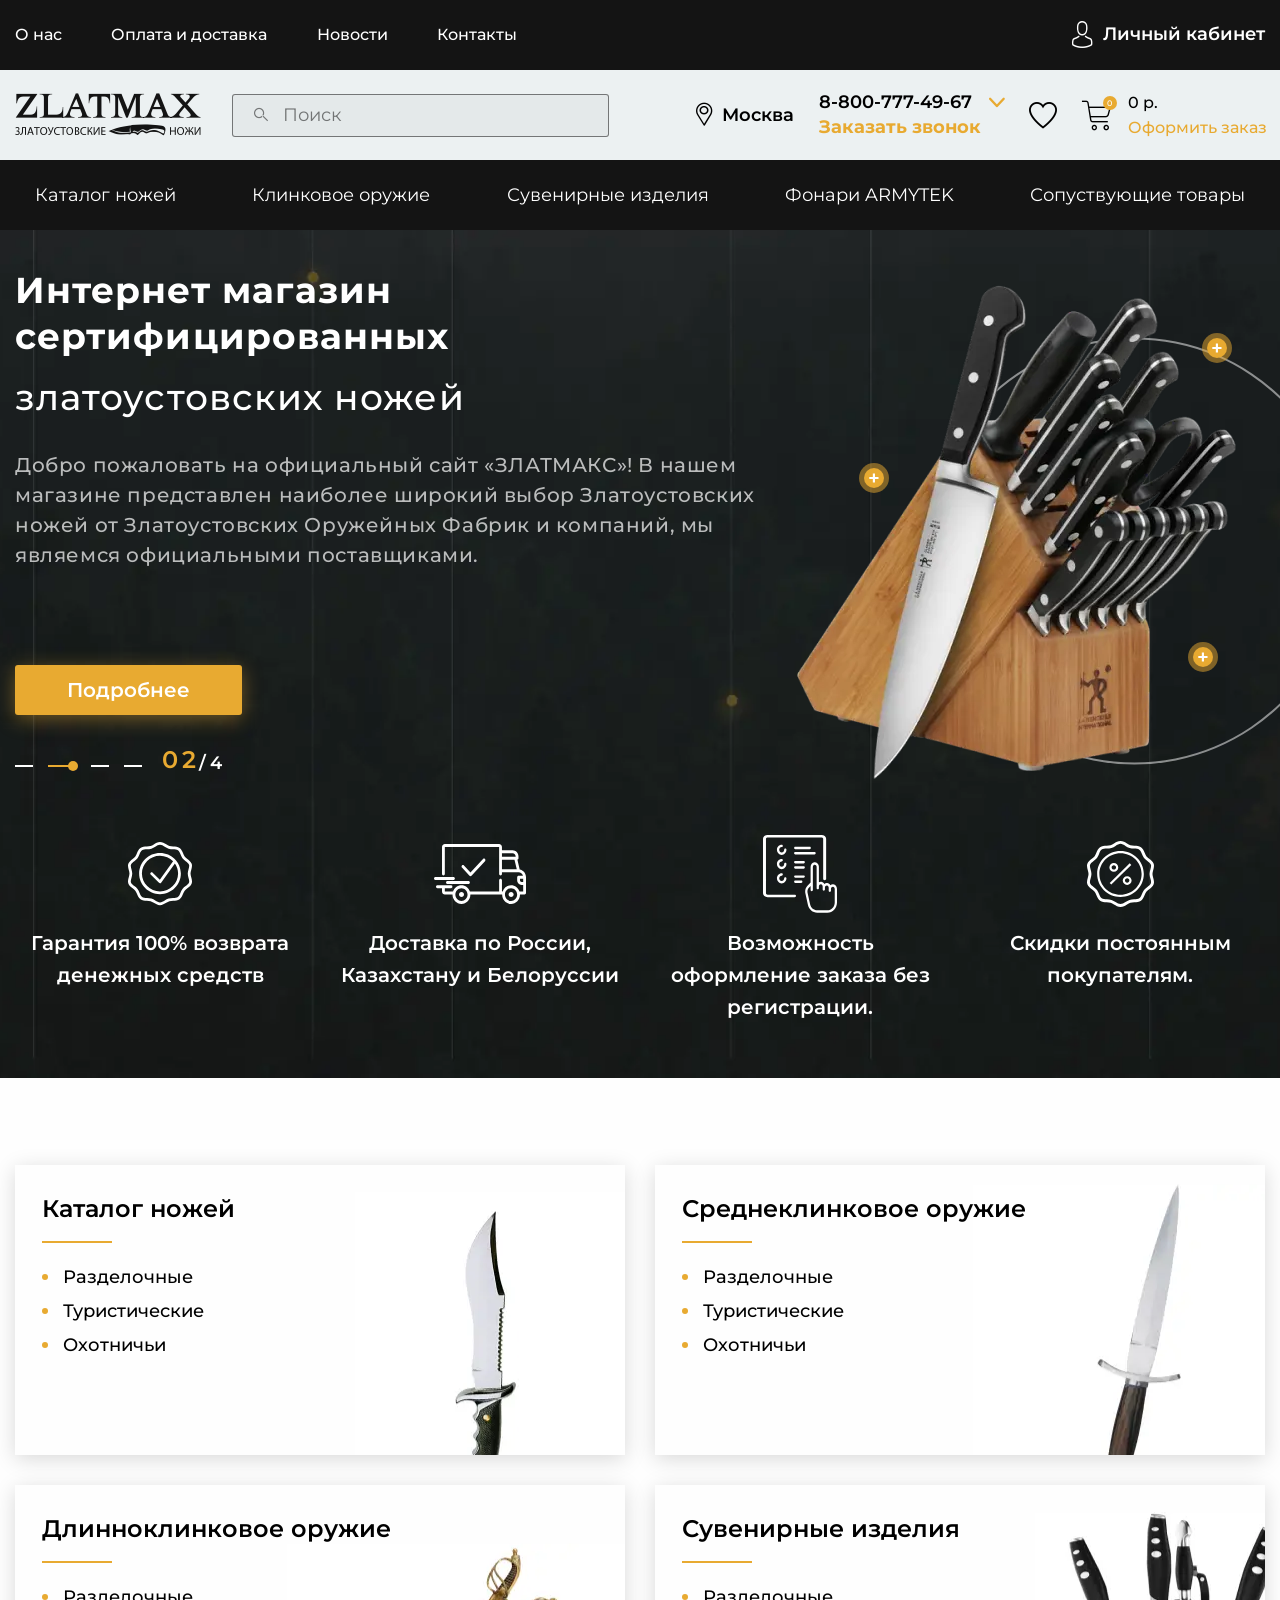
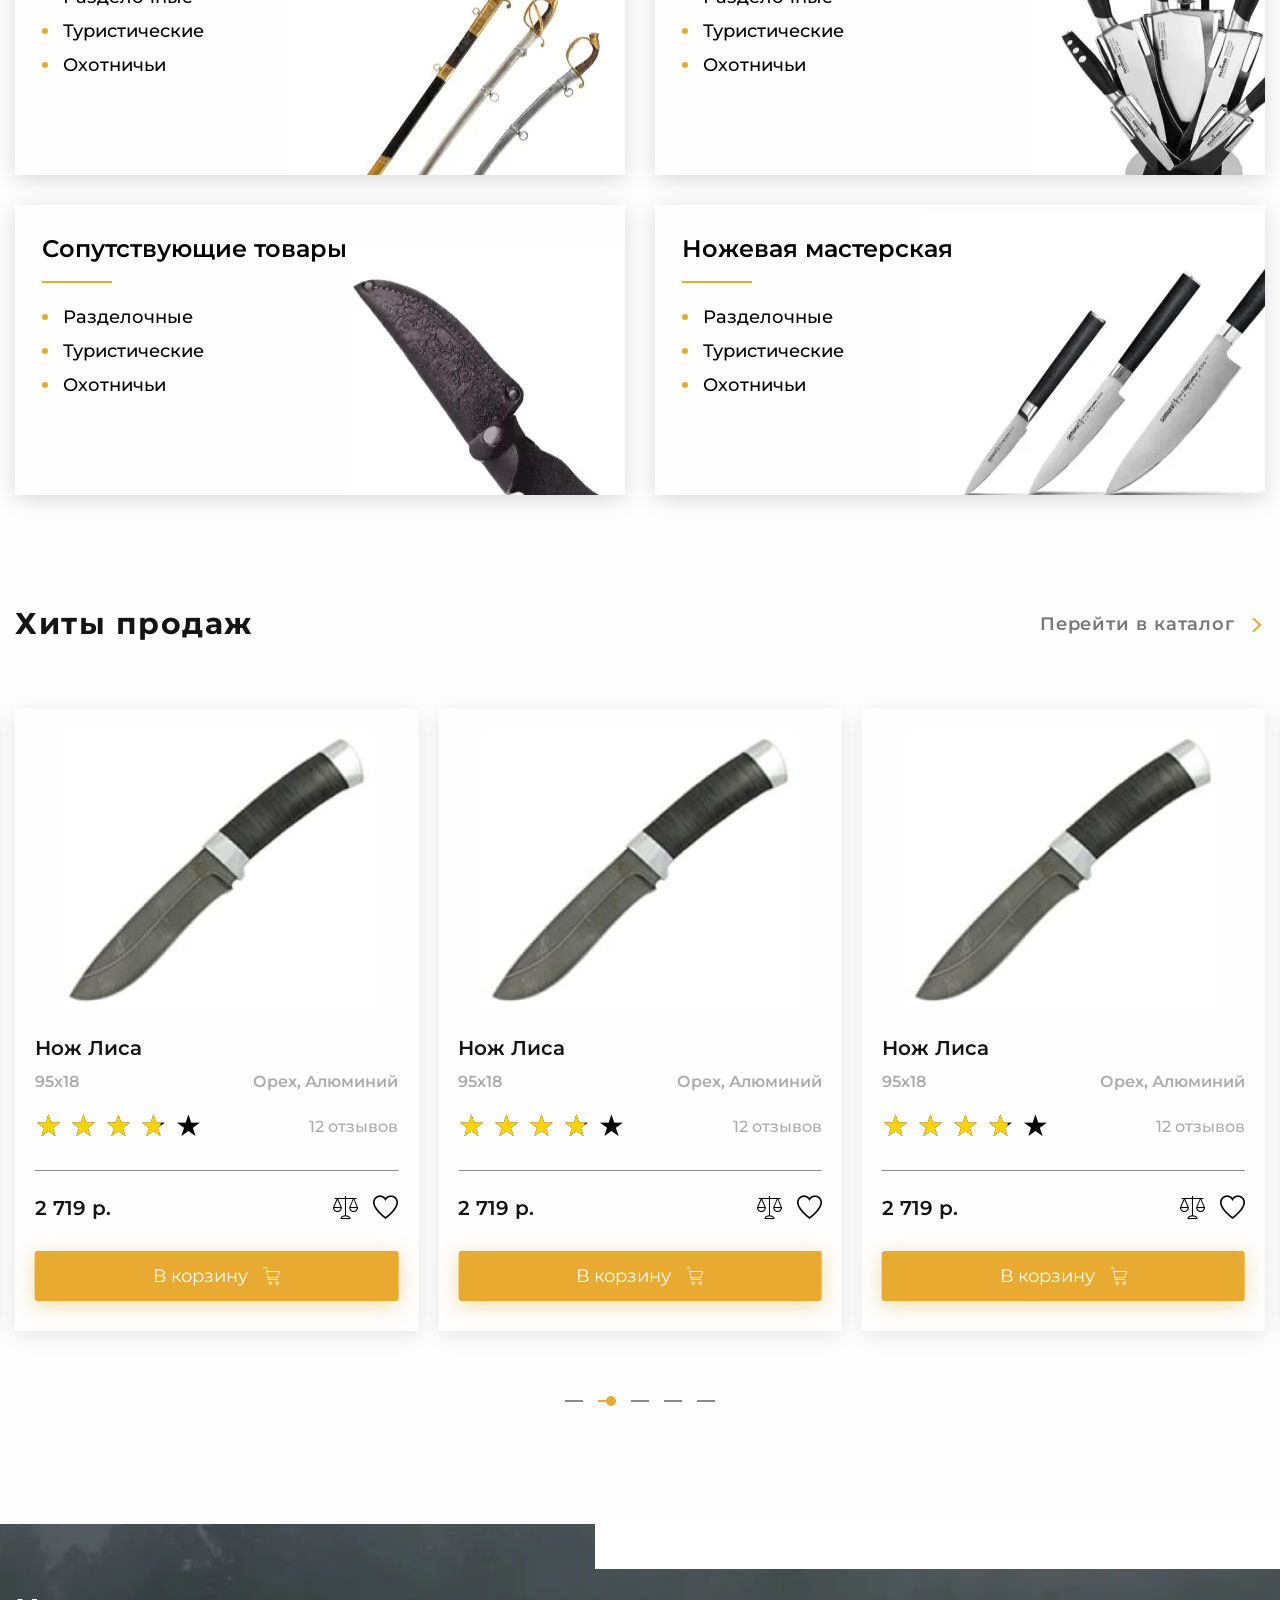
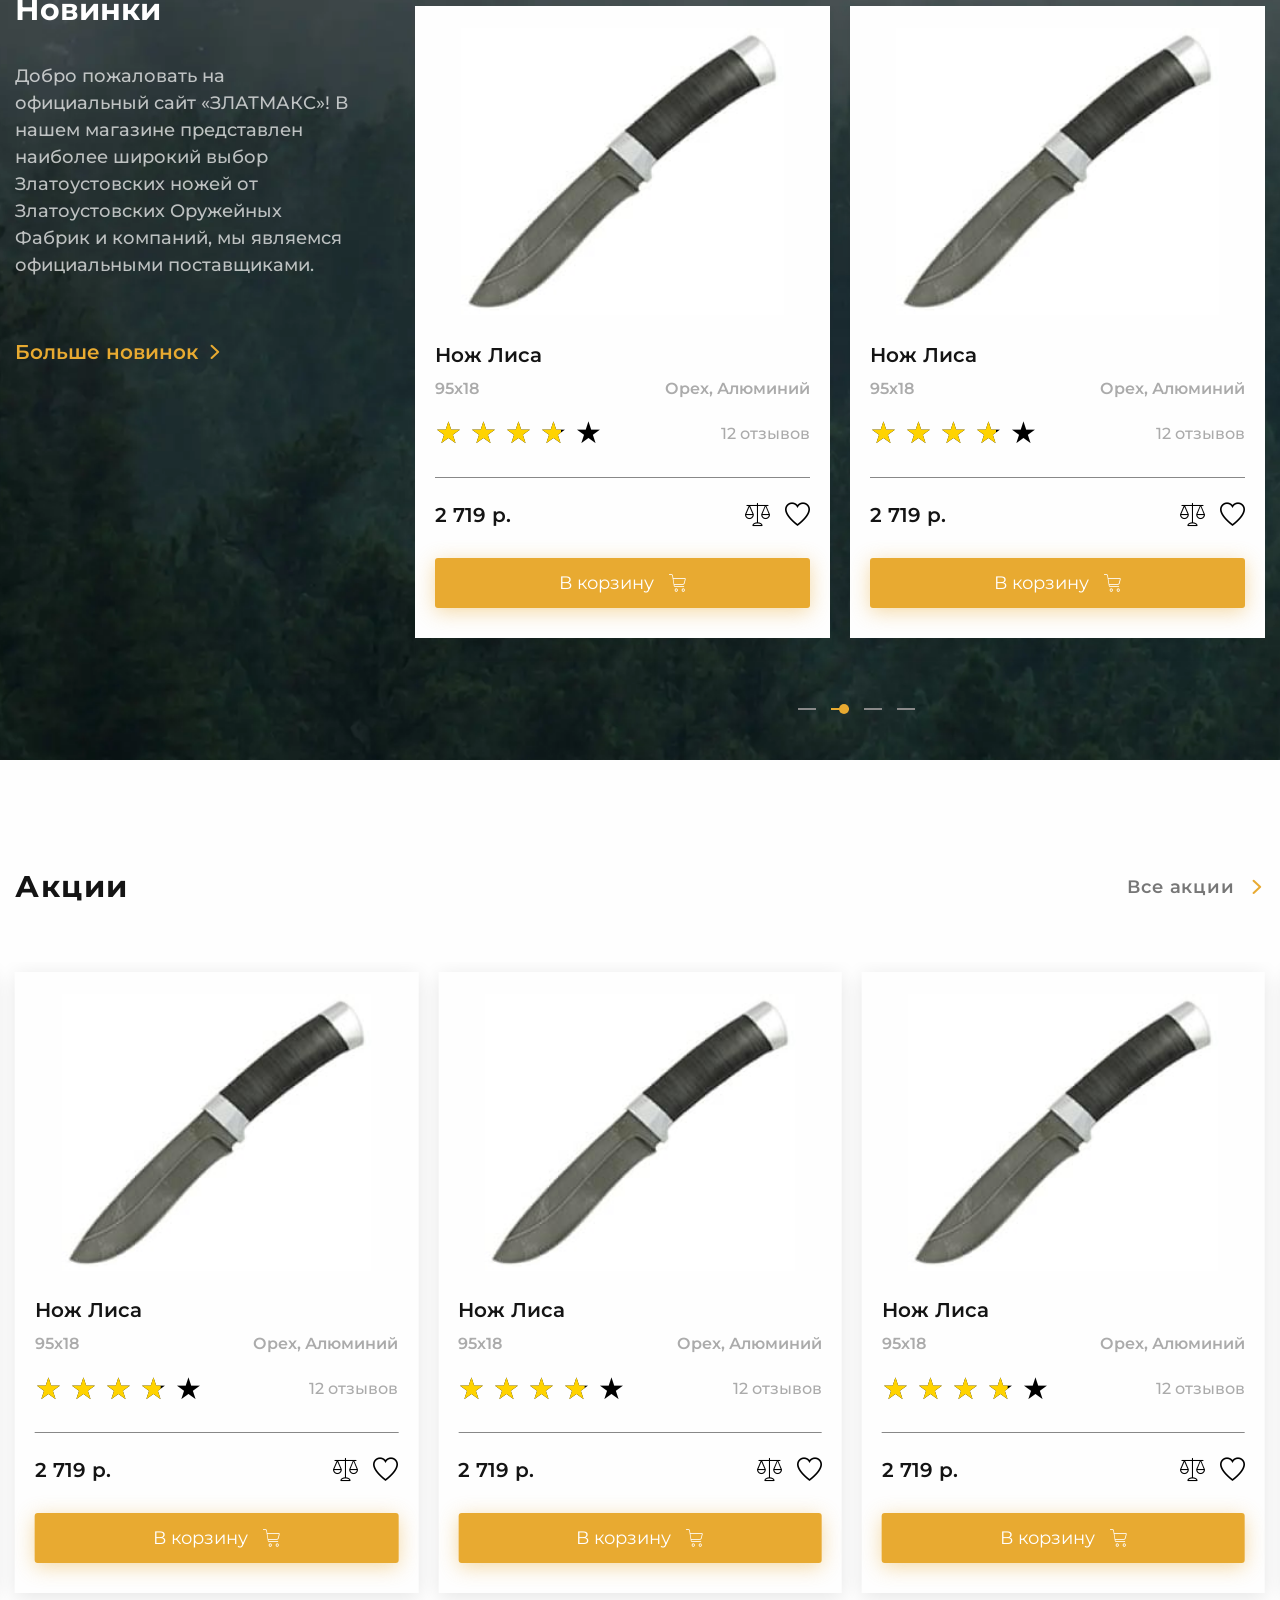
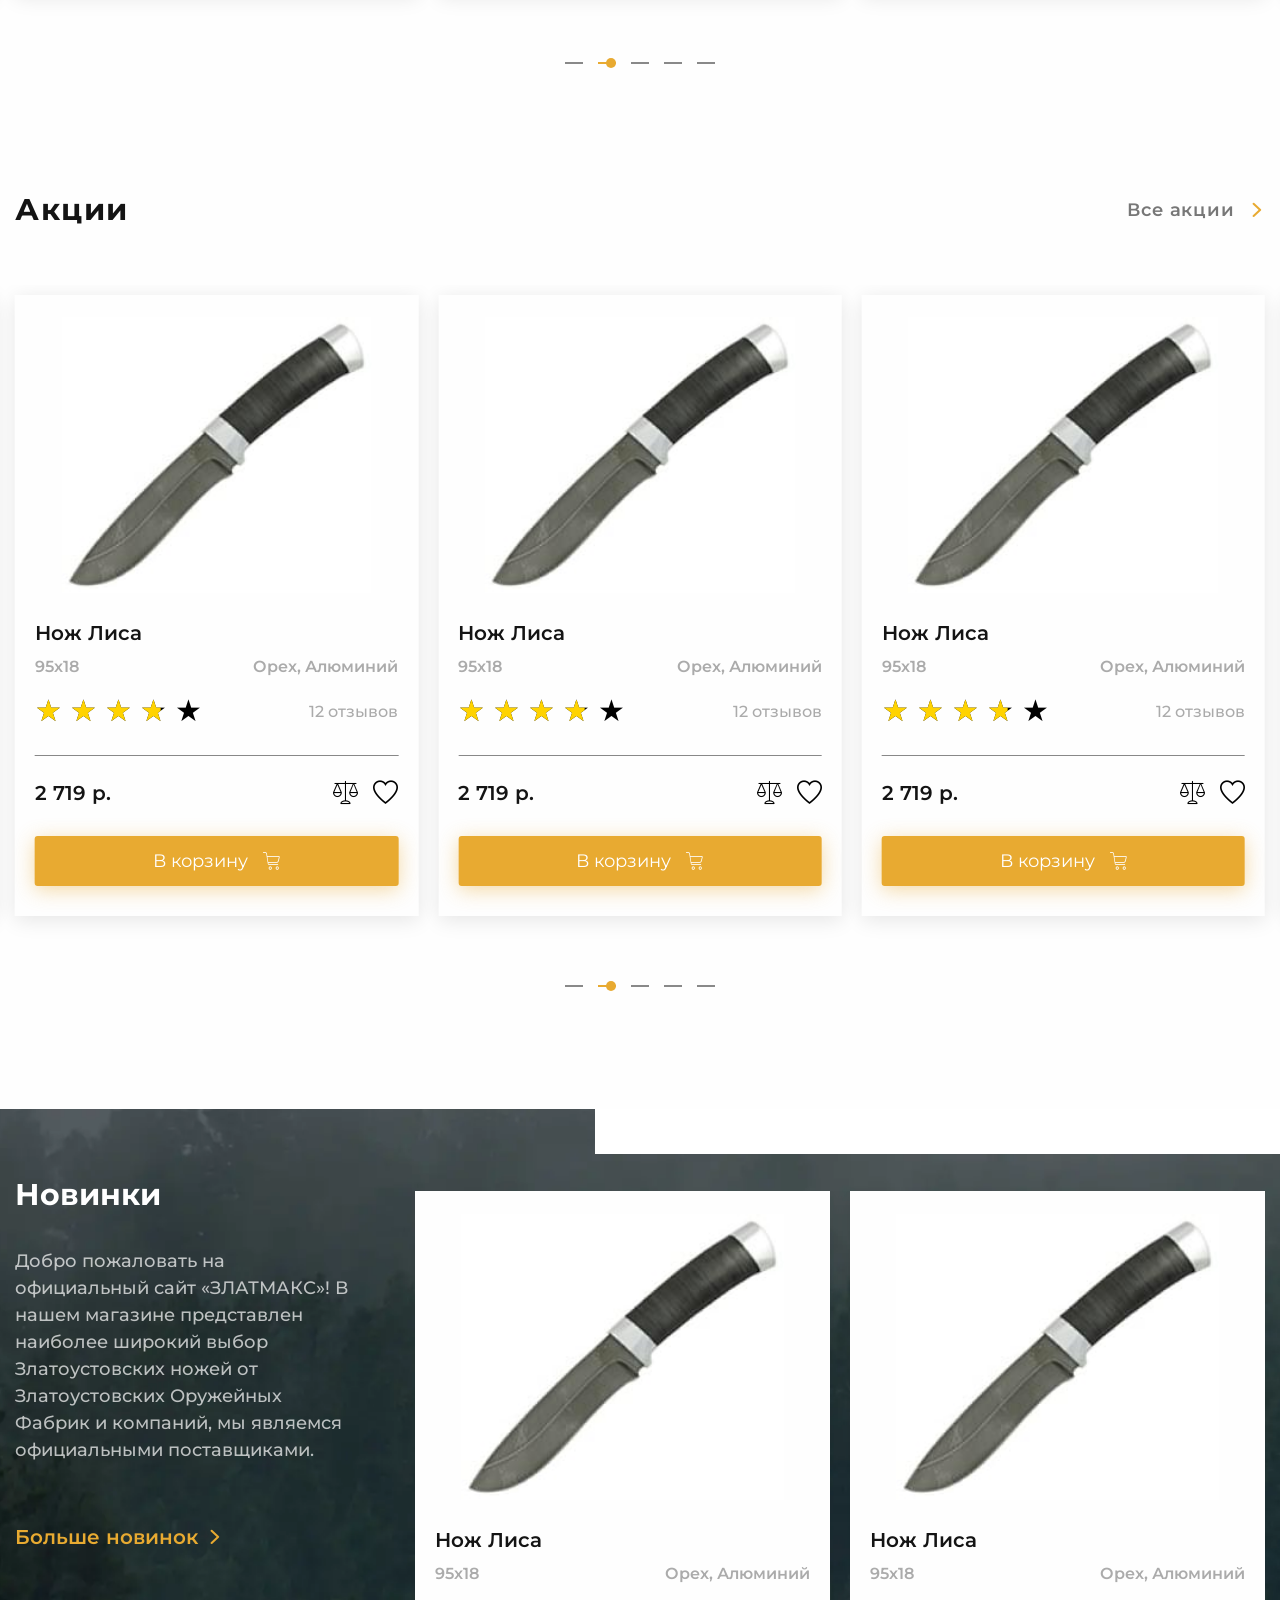
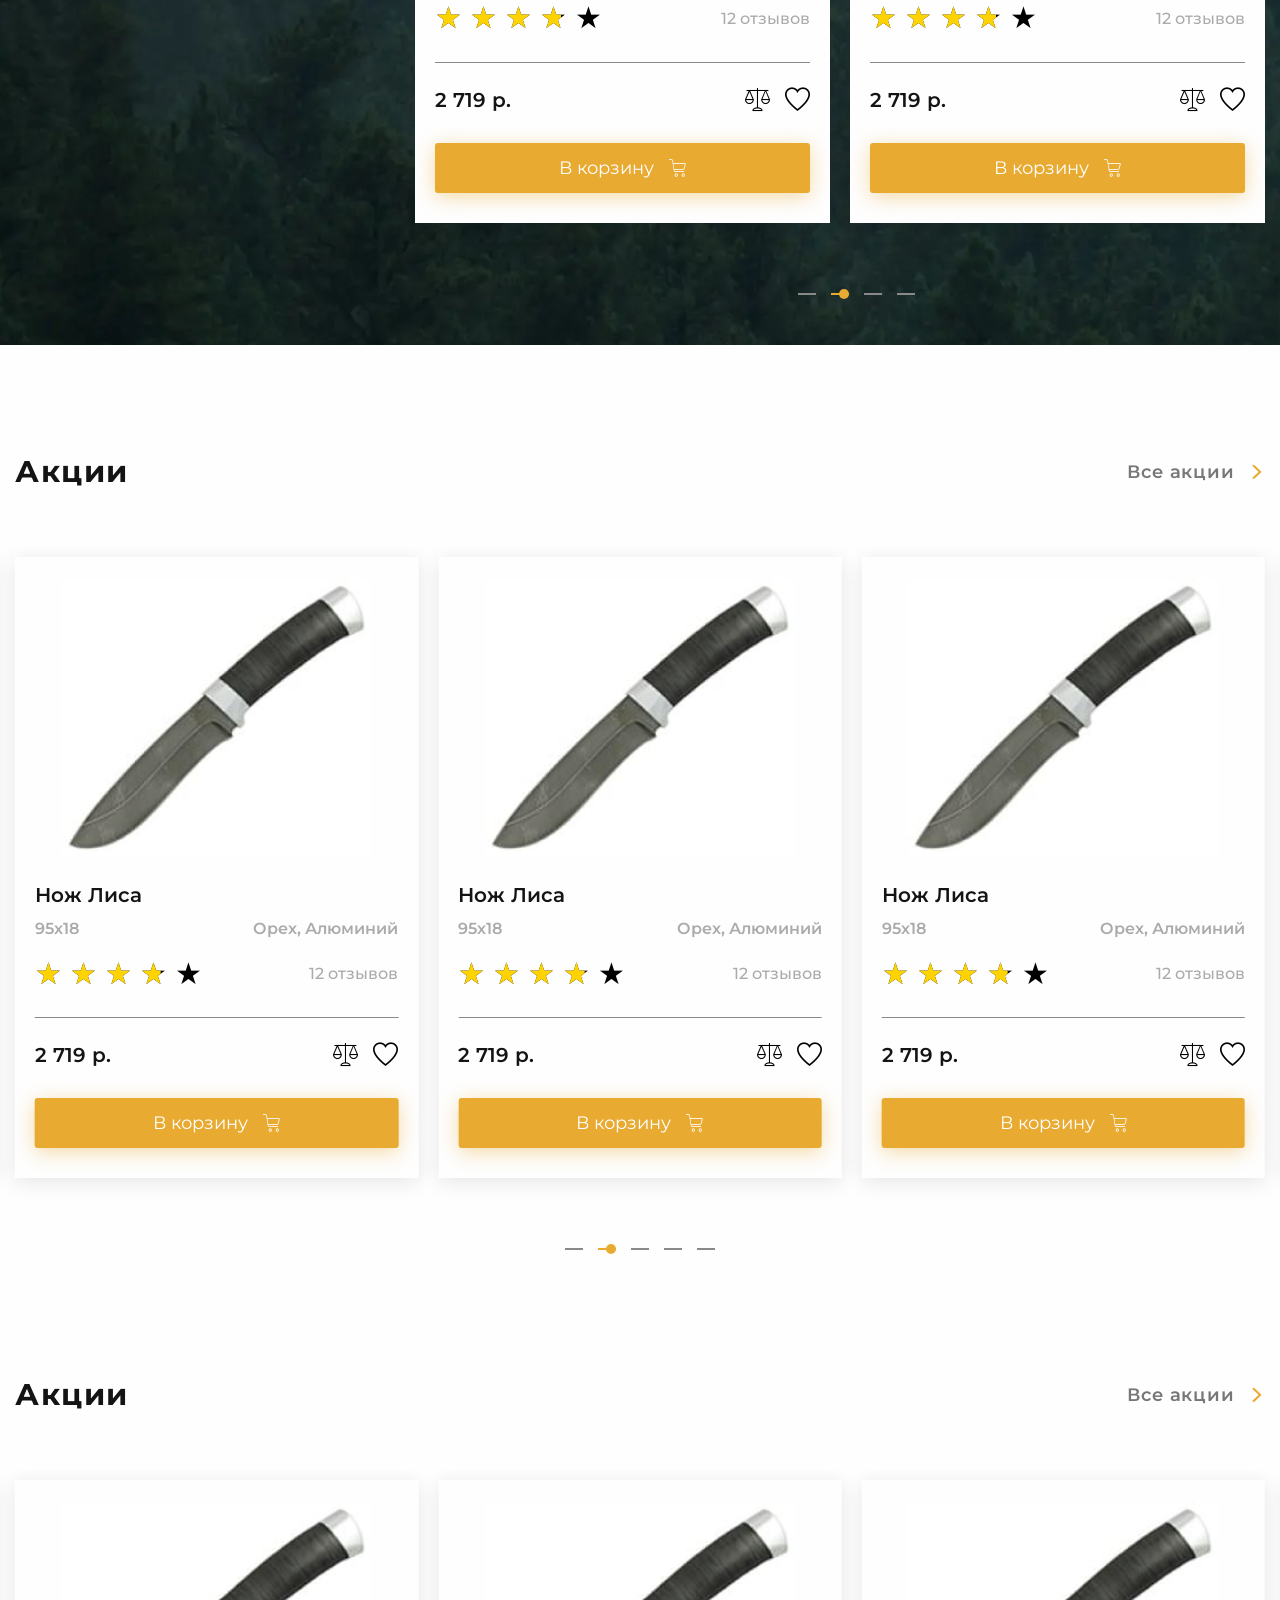
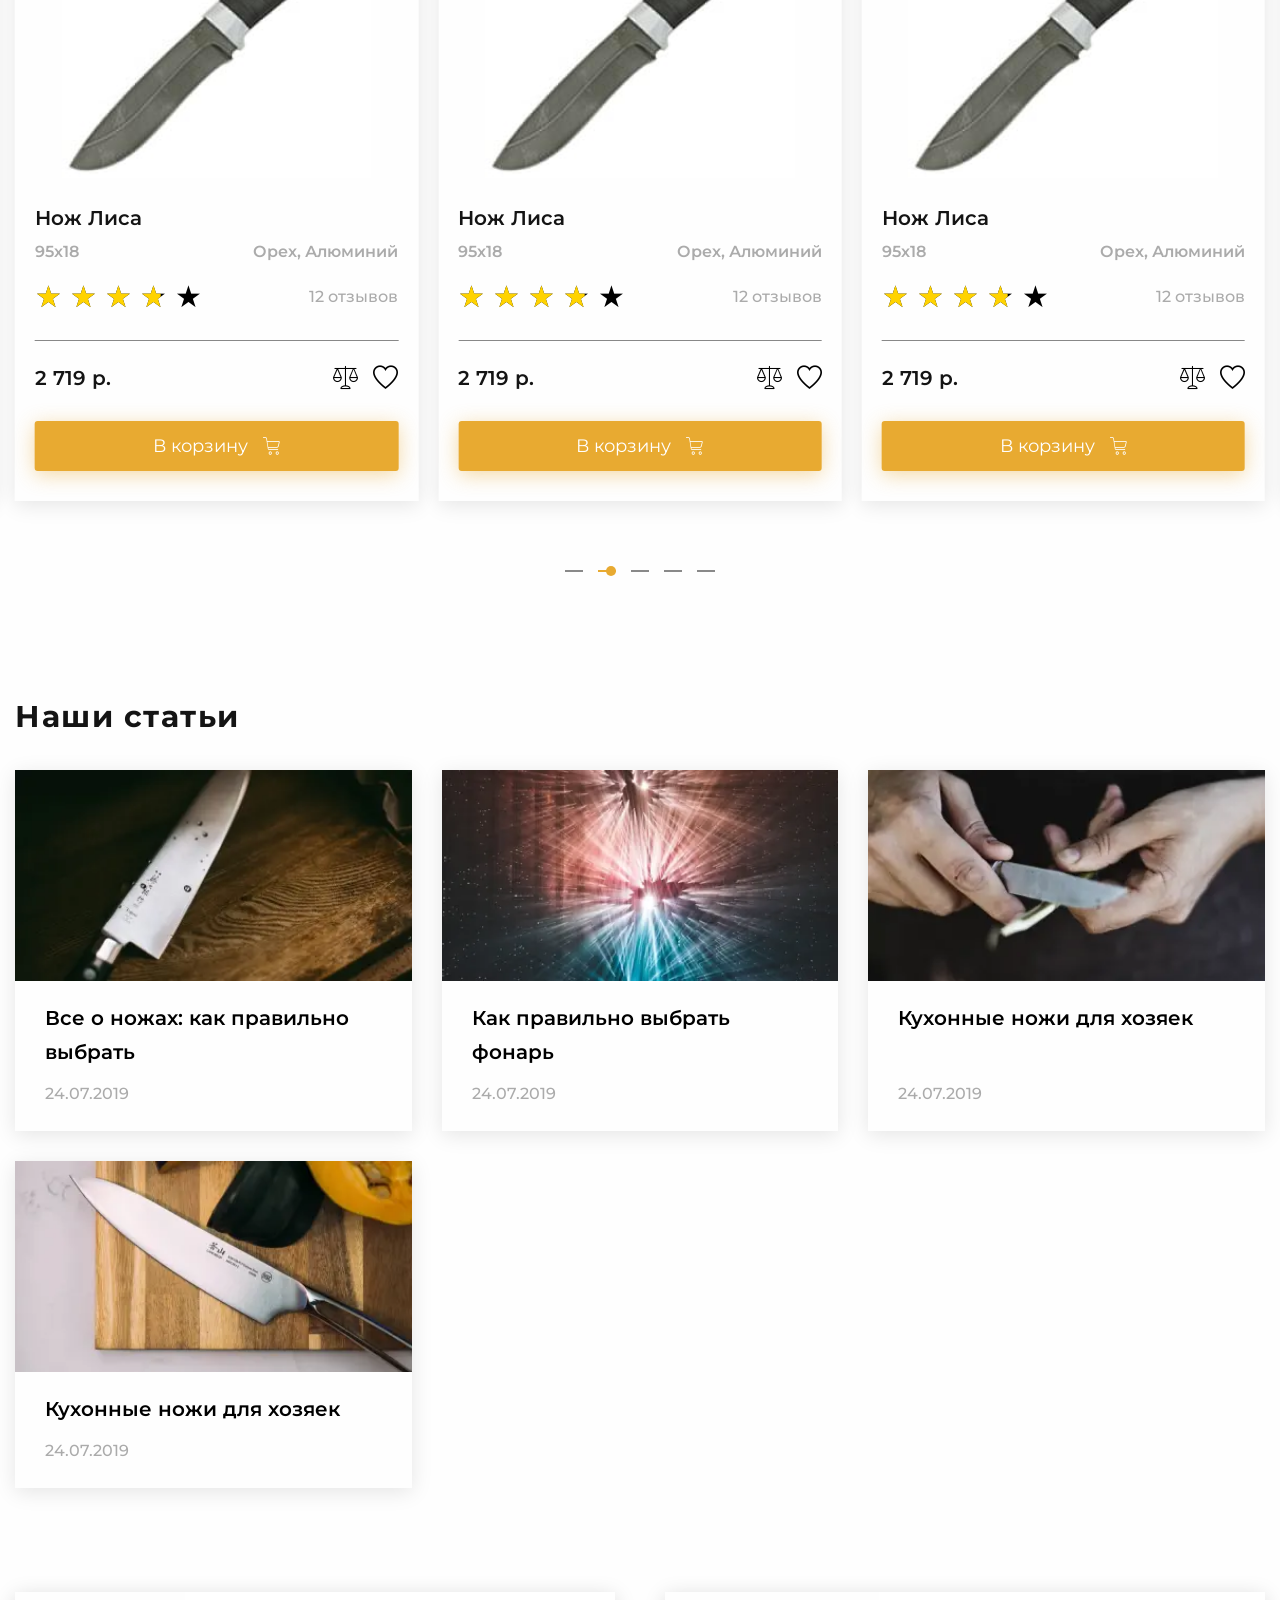
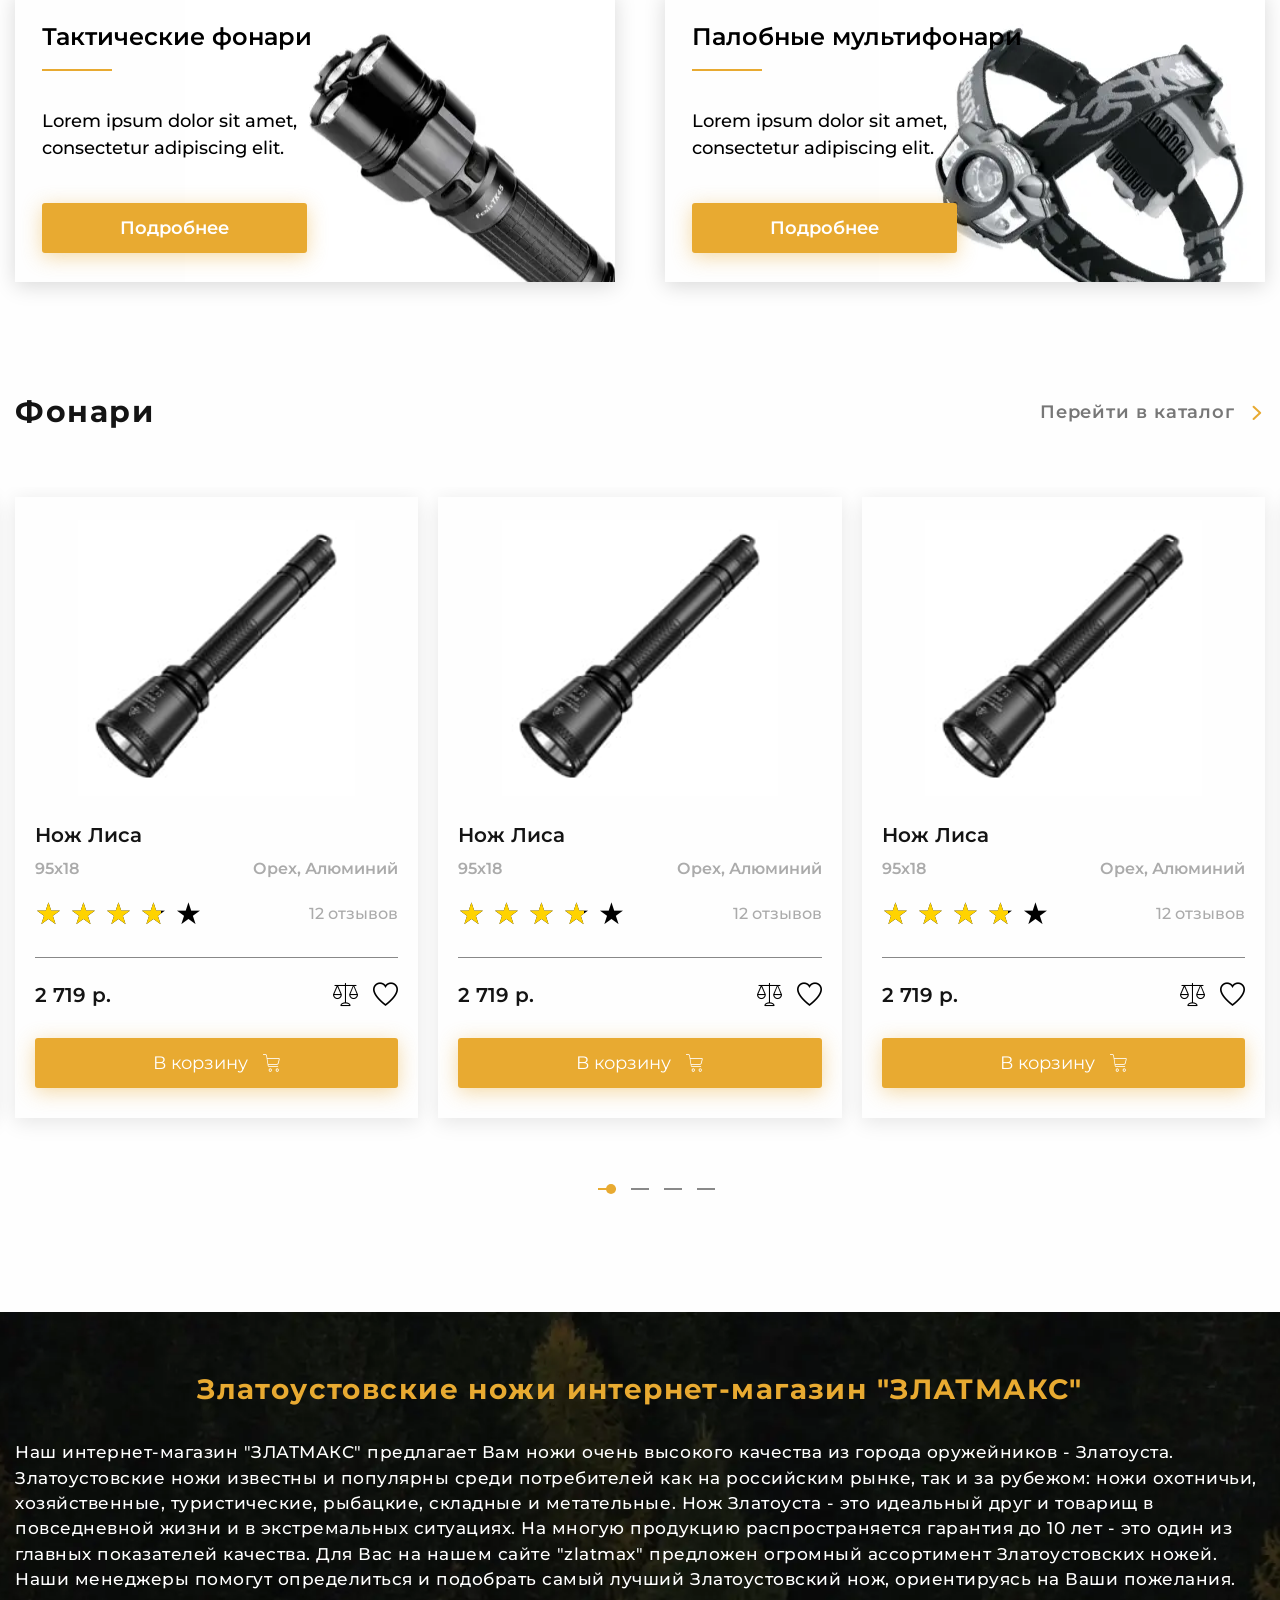
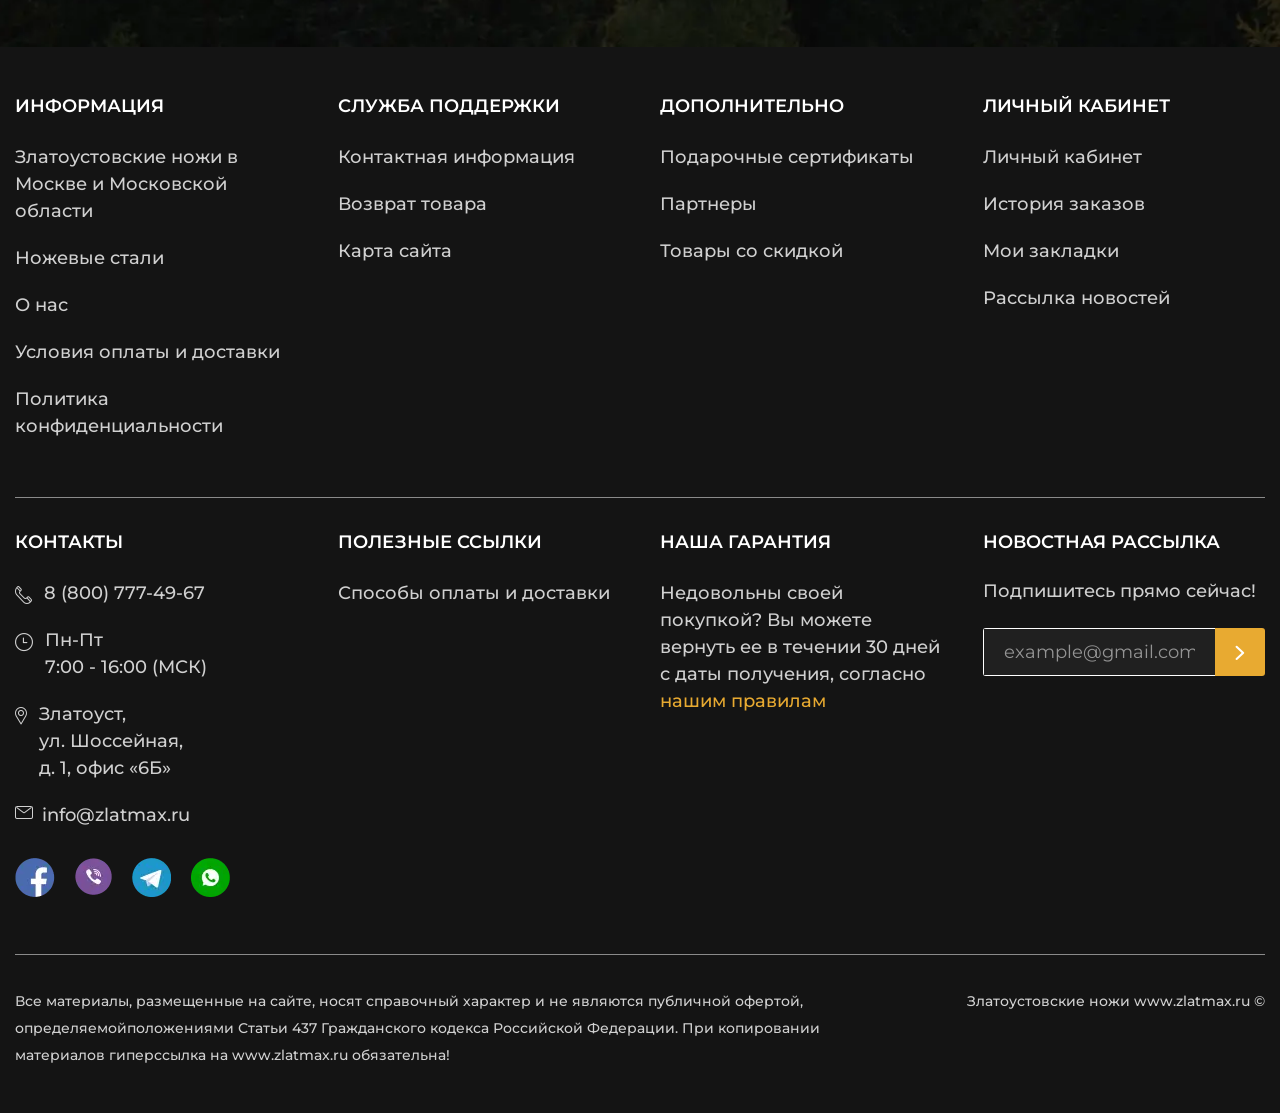
<file: index.html>
<!DOCTYPE html>
<html lang="en">

<head>
   <meta charset="UTF-8">
   <meta http-equiv="X-UA-Compatible" content="IE=edge">
   <meta name="viewport" content="width=device-width, initial-scale=1.0">
   <link rel="stylesheet" href="css/style.min.css?_v=20230217133016">
   <title>Главная</title>
</head>

<body>
   <div class="wrapper">
      <header class="header">
   <div class="header__top top-header">
      <div class="top-header__container">
         <nav class="top-header__menu menu-top-header">
            <ul data-da=".menu__body,991.98" class="menu-top-header__list">
               <li class="menu-top-header__item menu-top-header__item_catalog"><a href=""
                     class="menu-top-header__link menu-top-header__link_catalog _icon-arrow-down">Каталог товаров</a>
               </li>
               <li class="menu-top-header__item"><a href="" class="menu-top-header__link">О нас</a></li>
               <li class="menu-top-header__item"><a href="" class="menu-top-header__link">Оплата и доставка</a></li>
               <li class="menu-top-header__item"><a href="" class="menu-top-header__link">Новости</a></li>
               <li class="menu-top-header__item"><a href="" class="menu-top-header__link">Контакты</a></li>
            </ul>
         </nav>
         <a href="" class="top-header__user _icon-user"><span>Личный кабинет</span></a>
         <nav hidden class="menu">
            <button class="menu__icon icon-menu"><span></span><span></span><span></span></button>
            <div class="menu__body">
            </div>
         </nav>
      </div>
   </div>
   <div class="header__body body-header">
      <div class="body-header__container">
         <a href="index.html" class="body-header__logo"></a>
         <div data-da=".catalog-header__container,479.98" class="body-header__search">
            <form action="#" class="search-header">
               <button type="submit" class="search-header__button _icon-search"></button>
               <input data-value="Поиск" type="text" class="search-header__input">
            </form>
         </div>
         <div class="body-header__actions actions-header">
            <a href="" class="actions-header__location _icon-location"><span>Москва</span></a>
            <div data-da=".top-header__container,991.98,first" class="actions-header__phones phones-header">
               <div data-spollers class="phones-header__items">
                  <div class="phones-header__item">
                     <a href="tel:88007774967" class="phones-header__phone"><span>8-800-777-49-67</span></a>
                     <button type="button" data-spoller class="phones-header__arrow _icon-arrow-down"></button>
                     <ul class="phones-header__list">
                        <li>
                           <a href="tel:88007770000" class="phones-header__phone">8-800-777-00-00</a>
                        </li>
                        <li>
                           <a href="tel:88007770000" class="phones-header__phone">8-800-777-00-00</a>
                        </li>
                        <li>
                           <a href="tel:88007770000" class="phones-header__phone">8-800-777-00-00</a>
                        </li>
                     </ul>
                  </div>
               </div>
               <button type="button" class="phones-header__callback">Заказать звонок</button>
            </div>
            <a href="" data-da=".top-header__container,991.98,2" class="actions-header__favorites _icon-favorites"></a>
            <a href="" data-da=".top-header__container,991.98,2" class="actions-header__cart cart-header">
               <div class="cart-header__icon _icon-cart"><span>0</span></div>
               <div class="cart-header__body">
                  <div class="cart-header__summ">0 р.</div>
                  <div class="cart-header__link">Оформить заказ</div>
               </div>
            </a>
         </div>
      </div>
   </div>
   <div class="header__catalog catalog-header">
      <div class="catalog-header__container">
         <nav class="catalog-header__menu menu-catalog">
            <button type="button" class="menu-catalog__back _icon-arrow-left">Назад</button>
            <ul class="menu-catalog__list">
               <li class="menu-catalog__item"><button type="button" data-parent="1" class="menu-catalog__link">Каталог
                     ножей</button></li>
               <li class="menu-catalog__item"><button type="button" data-parent="2" class="menu-catalog__link">Клинковое
                     оружие</button></li>
               <li class="menu-catalog__item"><button type="button" class="menu-catalog__link">Сувенирные
                     изделия</button></li>
               <li class="menu-catalog__item"><button type="button" class="menu-catalog__link">Фонари ARMYTEK</button>
               </li>
               <li class="menu-catalog__item"><button type="button" class="menu-catalog__link">Сопуствующие
                     товары</button></li>
            </ul>
            <div class="menu-catalog__sub-menu sub-menu-catalog">
               <button type="button" class="sub-menu-catalog__back _icon-arrow-left">Назад</button>
               <div class="sub-menu-catalog__container">
                  <div data-submenu="1" class="sub-menu-catalog__block">
                     <div class="sub-menu-catalog__category">
                        <a href="./catalog.html" class="sub-menu-catalog__link-category">Категория ножей</a>
                     </div>
                     <div class="sub-menu-catalog__category">
                        <a href="" class="sub-menu-catalog__link-category">Производство ножей</a>
                     </div>
                     <div class="sub-menu-catalog__category">
                        <a href="" class="sub-menu-catalog__link-category">Ножи по маркам стали</a>
                     </div>
                     <div class="sub-menu-catalog__category">
                        <a href="" class="sub-menu-catalog__link-category">Заточка и полировка ножей</a>
                     </div>
                     <div class="sub-menu-catalog__category">
                        <a href="" class="sub-menu-catalog__link-category">Ножевая мастерская</a>
                     </div>
                     <ul class="sub-menu-catalog__list">
                        <li class="sub-menu-catalog__item"><a href="./catalog.html"
                              class="sub-menu-catalog__link">Разделочные
                              ножи</a></li>
                        <li class="sub-menu-catalog__item"><a href="" class="sub-menu-catalog__link">Туристические
                              ножи</a></li>
                        <li class="sub-menu-catalog__item"><a href="" class="sub-menu-catalog__link">Ножи
                              охотничьи</a>
                        </li>
                        <li class="sub-menu-catalog__item"><a href="" class="sub-menu-catalog__link">Булатные
                              ножи</a>
                        </li>
                        <li class="sub-menu-catalog__item"><a href="" class="sub-menu-catalog__link">Ножи из
                              дамаска</a>
                        </li>
                        <li class="sub-menu-catalog__item"><a href="" class="sub-menu-catalog__link">Тактического
                              назначения</a></li>
                        <li class="sub-menu-catalog__item"><a href="" class="sub-menu-catalog__link">Метательные
                              ножи</a></li>
                        <li class="sub-menu-catalog__item"><a href="" class="sub-menu-catalog__link">Мачете и
                              кукри</a>
                        </li>
                        <li class="sub-menu-catalog__item"><a href="" class="sub-menu-catalog__link">Ножи
                              кухонные</a>
                        </li>
                     </ul>
                     <ul class="sub-menu-catalog__list">
                        <li class="sub-menu-catalog__item"><a href="" class="sub-menu-catalog__link">Ножи АИР</a>
                        </li>
                        <li class="sub-menu-catalog__item"><a href="" class="sub-menu-catalog__link">Ножи ЗИК</a>
                        </li>
                        <li class="sub-menu-catalog__item"><a href="" class="sub-menu-catalog__link">Ножи ЗЗОСС</a>
                        </li>
                        <li class="sub-menu-catalog__item"><a href="" class="sub-menu-catalog__link">Ножи
                              РОСоружие</a>
                        </li>
                        <li class="sub-menu-catalog__item"><a href="" class="sub-menu-catalog__link">Ножи
                              Оружейник</a>
                        </li>
                        <li class="sub-menu-catalog__item"><a href="" class="sub-menu-catalog__link">Булат Сергея
                              Баранова</a></li>
                        <li class="sub-menu-catalog__item"><a href="" class="sub-menu-catalog__link">Булат Андрея
                              Умерова</a></li>
                        <li class="sub-menu-catalog__item"><a href="" class="sub-menu-catalog__link">Ножи Златко</a>
                        </li>
                        <li class="sub-menu-catalog__item"><a href="" class="sub-menu-catalog__link">Ножи Стиль-М</a>
                        </li>
                        <li class="sub-menu-catalog__item"><a href="" class="sub-menu-catalog__link">Оружейная
                              компания</a>
                        </li>
                     </ul>
                     <ul class="sub-menu-catalog__list">
                        <li class="sub-menu-catalog__item"><a href="" class="sub-menu-catalog__link">Ножи из стали
                              40х102С2М</a></li>
                        <li class="sub-menu-catalog__item"><a href="" class="sub-menu-catalog__link">Ножи из стали
                              95х18</a></li>
                        <li class="sub-menu-catalog__item"><a href="" class="sub-menu-catalog__link">Ножи из стали
                              100х13м</a>
                        </li>
                        <li class="sub-menu-catalog__item"><a href="" class="sub-menu-catalog__link">Ножи из стали
                              110х18м-ШД</a>
                        </li>
                        <li class="sub-menu-catalog__item"><a href="" class="sub-menu-catalog__link">Ножи из стали
                              ЭИ-107 ТЦ</a>
                        </li>
                        <li class="sub-menu-catalog__item"><a href="" class="sub-menu-catalog__link">Ножи из стали
                              50х14МФ</a></li>
                        <li class="sub-menu-catalog__item"><a href="" class="sub-menu-catalog__link">Ножи из стали
                              AUS-8</a></li>
                        <li class="sub-menu-catalog__item"><a href="" class="sub-menu-catalog__link">Ножи из стали
                              К340</a>
                        </li>
                        <li class="sub-menu-catalog__item"><a href="" class="sub-menu-catalog__link">Ножи из стали
                              M390</a>
                        </li>
                        <li class="sub-menu-catalog__item"><a href="" class="sub-menu-catalog__link">Ножи из стали
                              ЭП-766</a>
                        </li>
                     </ul>
                     <ul class="sub-menu-catalog__list">
                        <li class="sub-menu-catalog__item"><a href="" class="sub-menu-catalog__link">Паста ГОИ</a>
                        </li>
                        <li class="sub-menu-catalog__item"><a href="" class="sub-menu-catalog__link">Алмазная
                              паста</a></li>
                        <li class="sub-menu-catalog__item"><a href="" class="sub-menu-catalog__link">Бруски и камни
                              для заточки</a>
                        </li>
                        <li class="sub-menu-catalog__item"><a href="" class="sub-menu-catalog__link">Заточные
                              системы</a>
                        </li>
                     </ul>
                     <ul class="sub-menu-catalog__list">
                        <li class="sub-menu-catalog__item"><a href="" class="sub-menu-catalog__link">Ножевые
                              клинки</a></li>
                        <li class="sub-menu-catalog__item"><a href="" class="sub-menu-catalog__link">Заготовки для
                              ножей</a></li>
                        <li class="sub-menu-catalog__item"><a href="" class="sub-menu-catalog__link">Литье для
                              ножей</a>
                        </li>
                        <li class="sub-menu-catalog__item"><a href="" class="sub-menu-catalog__link">Материалы для
                              рукоятей</a>
                        </li>
                        <li class="sub-menu-catalog__item"><a href="" class="sub-menu-catalog__link">Уход за
                              рукоятиями ножей</a>
                        </li>
                     </ul>
                     <div class="sub-menu-catalog__footer">
                        <a href="" class="sub-menu-catalog__all">Смотреть все</a>
                     </div>
                     <div class="sub-menu-catalog__footer">
                        <a href="" class="sub-menu-catalog__all">Смотреть все</a>
                     </div>
                     <div class="sub-menu-catalog__footer">
                        <a href="" class="sub-menu-catalog__all">Смотреть все</a>
                     </div>
                     <div class="sub-menu-catalog__footer">
                        <a href="" class="sub-menu-catalog__all">Смотреть все</a>
                     </div>
                     <div class="sub-menu-catalog__footer">
                        <a href="" class="sub-menu-catalog__all">Смотреть все</a>
                     </div>
                  </div>
                  <div data-submenu="2" class="sub-menu-catalog__block">
                     <div class="sub-menu-catalog__category">
                        <a href="" class="sub-menu-catalog__link-category">Категория ножей</a>
                     </div>
                     <div class="sub-menu-catalog__category">
                        <a href="" class="sub-menu-catalog__link-category">Производство ножей</a>
                     </div>
                     <ul class="sub-menu-catalog__list">
                        <li class="sub-menu-catalog__item"><a href="" class="sub-menu-catalog__link">Разделочные
                              ножи</a></li>
                        <li class="sub-menu-catalog__item"><a href="" class="sub-menu-catalog__link">Туристические
                              ножи</a></li>
                        <li class="sub-menu-catalog__item"><a href="" class="sub-menu-catalog__link">Ножи
                              охотничьи</a>
                        </li>
                        <li class="sub-menu-catalog__item"><a href="" class="sub-menu-catalog__link">Булатные
                              ножи</a>
                        </li>
                        <li class="sub-menu-catalog__item"><a href="" class="sub-menu-catalog__link">Ножи из
                              дамаска</a>
                        </li>
                        <li class="sub-menu-catalog__item"><a href="" class="sub-menu-catalog__link">Тактического
                              назначения</a></li>
                        <li class="sub-menu-catalog__item"><a href="" class="sub-menu-catalog__link">Метательные
                              ножи</a></li>
                        <li class="sub-menu-catalog__item"><a href="" class="sub-menu-catalog__link">Мачете и
                              кукри</a>
                        </li>
                        <li class="sub-menu-catalog__item"><a href="" class="sub-menu-catalog__link">Ножи
                              кухонные</a>
                        </li>
                     </ul>
                     <ul class="sub-menu-catalog__list">
                        <li class="sub-menu-catalog__item"><a href="" class="sub-menu-catalog__link">Ножи АИР</a>
                        </li>
                        <li class="sub-menu-catalog__item"><a href="" class="sub-menu-catalog__link">Ножи ЗИК</a>
                        </li>
                        <li class="sub-menu-catalog__item"><a href="" class="sub-menu-catalog__link">Ножи ЗЗОСС</a>
                        </li>
                        <li class="sub-menu-catalog__item"><a href="" class="sub-menu-catalog__link">Ножи
                              РОСоружие</a>
                        </li>
                        <li class="sub-menu-catalog__item"><a href="" class="sub-menu-catalog__link">Ножи
                              Оружейник</a>
                        </li>
                        <li class="sub-menu-catalog__item"><a href="" class="sub-menu-catalog__link">Булат Сергея
                              Баранова</a></li>
                        <li class="sub-menu-catalog__item"><a href="" class="sub-menu-catalog__link">Булат Андрея
                              Умерова</a></li>
                        <li class="sub-menu-catalog__item"><a href="" class="sub-menu-catalog__link">Ножи Златко</a>
                        </li>
                        <li class="sub-menu-catalog__item"><a href="" class="sub-menu-catalog__link">Ножи Стиль-М</a>
                        </li>
                        <li class="sub-menu-catalog__item"><a href="" class="sub-menu-catalog__link">Оружейная
                              компания</a>
                        </li>
                     </ul>
                     <div class="sub-menu-catalog__footer">
                        <a href="" class="sub-menu-catalog__all">Смотреть все</a>
                     </div>
                     <div class="sub-menu-catalog__footer">
                        <a href="" class="sub-menu-catalog__all">Смотреть все</a>
                     </div>
                  </div>
               </div>
            </div>
         </nav>
      </div>
   </div>
</header>
      <main class="page page_home">
         <section class="page__main-block main-block">
            <div class="main-block__container">
               <div class="main-block__body">
                  <div class="main-block__slider">
                     <div class="main-block__swiper">
                        <div class="main-block__slide slide-main-block">
                           <div class="slide-main-block__content">
                              <h2 data-swiper-parallax="-100" class="slide-main-block__title">Интернет магазин
                                 сертифицированных </h2>
                              <div data-swiper-parallax="-150" class="slide-main-block__sub-title">златоустовских ножей
                              </div>
                              <div data-swiper-parallax="-200" class="slide-main-block__text">Добро пожаловать на
                                 официальный сайт «ЗЛАТМАКС»! В
                                 нашем магазине
                                 представлен наиболее широкий выбор Златоустовских ножей от Златоустовских
                                 Оружейных Фабрик и компаний, мы являемся официальными поставщиками.
                              </div>
                           </div>
                           <a data-swiper-parallax="-300" href="" class="slide-main-block__button button">Подробнее</a>
                        </div>
                        <div class="main-block__slide slide-main-block">
                           <div class="slide-main-block__content">
                              <h2 data-swiper-parallax="-100" class="slide-main-block__title">Интернет магазин
                                 сертифицированных </h2>
                              <div data-swiper-parallax="-150" class="slide-main-block__sub-title">златоустовских ножей
                              </div>
                              <div data-swiper-parallax="-200" class="slide-main-block__text">Добро пожаловать на
                                 официальный сайт «ЗЛАТМАКС»! В
                                 нашем магазине
                                 представлен наиболее широкий выбор Златоустовских ножей от Златоустовских
                                 Оружейных Фабрик и компаний, мы являемся официальными поставщиками.
                              </div>
                           </div>
                           <a data-swiper-parallax="-300" href="" class="slide-main-block__button button">Подробнее</a>
                        </div>
                        <div class="main-block__slide slide-main-block">
                           <div class="slide-main-block__content">
                              <h2 data-swiper-parallax="-100" class="slide-main-block__title">Интернет магазин
                                 сертифицированных </h2>
                              <div data-swiper-parallax="-150" class="slide-main-block__sub-title">златоустовских ножей
                              </div>
                              <div data-swiper-parallax="-200" class="slide-main-block__text">Добро пожаловать на
                                 официальный сайт «ЗЛАТМАКС»! В
                                 нашем магазине
                                 представлен наиболее широкий выбор Златоустовских ножей от Златоустовских
                                 Оружейных Фабрик и компаний, мы являемся официальными поставщиками.
                              </div>
                           </div>
                           <a data-swiper-parallax="-300" href="" class="slide-main-block__button button">Подробнее</a>
                        </div>
                        <div class="main-block__slide slide-main-block">
                           <div class="slide-main-block__content">
                              <h2 data-swiper-parallax="-100" class="slide-main-block__title">Интернет магазин
                                 сертифицированных </h2>
                              <div data-swiper-parallax="-150" class="slide-main-block__sub-title">златоустовских ножей
                              </div>
                              <div data-swiper-parallax="-200" class="slide-main-block__text">Добро пожаловать на
                                 официальный сайт «ЗЛАТМАКС»! В
                                 нашем магазине
                                 представлен наиболее широкий выбор Златоустовских ножей от Златоустовских
                                 Оружейных Фабрик и компаний, мы являемся официальными поставщиками.
                              </div>
                           </div>
                           <a data-swiper-parallax="-300" href="" class="slide-main-block__button button">Подробнее</a>
                        </div>
                     </div>
                     <div class="main-block__controll controll-main-block">
                        <div class="controll-main-block__dotts"></div>
                        <div class="controll-main-block__fraction fraction-controll">
                           <span class="fraction-controll__current">01</span> / <span
                              class="fraction-controll__all">0</span>
                        </div>
                     </div>
                  </div>
                  <div class="main-block__media media-main-block">
                     <div class="media-main-block__body">
                        <div class="media-main-block__image">
                           <picture><source srcset="img/main-page/main-block/image.webp" type="image/webp"><img src="img/main-page/main-block/image.png" alt="Картинка"></picture>
                        </div>
                        <div class="media-main-block__tips">
                           <button type="button" data-tippy-content="Подсказка"
                              class="media-main-block__tip media-main-block__tip_1">
                              <span>+</span>
                           </button>
                           <button type="button" data-tippy-content="Подсказка"
                              class="media-main-block__tip media-main-block__tip_2">
                              <span>+</span>
                           </button>
                           <button type="button" data-tippy-content="Подсказка"
                              class="media-main-block__tip media-main-block__tip_3">
                              <span>+</span>
                           </button>
                        </div>
                     </div>
                  </div>
               </div>
               <div class="main-block__advantages advantages-main">
                  <div class="advantages-main__item">
                     <div class="advantages-main__icon">
                        <img src="img/main-page/main-block/icons/warranty.svg" alt="">
                     </div>
                     <div class="advantages-main__text">Гарантия 100% возврата
                        денежных средств</div>
                  </div>
                  <div class="advantages-main__item">
                     <div class="advantages-main__icon">
                        <img src="img/main-page/main-block/icons/delivery.svg" alt="">
                     </div>
                     <div class="advantages-main__text">Доставка по России,
                        Казахстану и Белоруссии</div>
                  </div>
                  <div class="advantages-main__item">
                     <div class="advantages-main__icon">
                        <img src="img/main-page/main-block/icons/registration.svg" alt="">
                     </div>
                     <div class="advantages-main__text">Возможность оформление
                        заказа без регистрации.</div>
                  </div>
                  <div class="advantages-main__item">
                     <div class="advantages-main__icon">
                        <img src="img/main-page/main-block/icons/discount.svg" alt="">
                     </div>
                     <div class="advantages-main__text">Скидки постоянным
                        покупателям. </div>
                  </div>
               </div>
            </div>
         </section>
         <section class="page__catalog-cards catalog-cards">
            <div class="catalog-cards__container">
               <div class="catalog-cards__item item-catalog-cards">
                  <div class="item-catalog-cards__body">
                     <h3 class="item-catalog-cards__title">
                        <a href="" class="item-catalog-cards__link-title">Каталог ножей</a>
                     </h3>
                     <ul class="item-catalog-cards__list">
                        <li class="item-catalog-cards__item">
                           <a href="" class="item-catalog-cards__link">Разделочные</a>
                        </li>
                        <li class="item-catalog-cards__item">
                           <a href="" class="item-catalog-cards__link">Туристические</a>
                        </li>
                        <li class="item-catalog-cards__item">
                           <a href="" class="item-catalog-cards__link">Охотничьи</a>
                        </li>
                     </ul>
                  </div>
                  <div class="item-catalog-cards__image">
                     <picture><source srcset="img/main-page/catalog-cards/01.webp" type="image/webp"><img src="img/main-page/catalog-cards/01.jpg" alt="Картинка"></picture>
                  </div>
               </div>
               <div class="catalog-cards__item item-catalog-cards">
                  <div class="item-catalog-cards__body">
                     <h3 class="item-catalog-cards__title">
                        <a href="" class="item-catalog-cards__link-title">Среднеклинковое оружие</a>
                     </h3>
                     <ul class="item-catalog-cards__list">
                        <li class="item-catalog-cards__item">
                           <a href="" class="item-catalog-cards__link">Разделочные</a>
                        </li>
                        <li class="item-catalog-cards__item">
                           <a href="" class="item-catalog-cards__link">Туристические</a>
                        </li>
                        <li class="item-catalog-cards__item">
                           <a href="" class="item-catalog-cards__link">Охотничьи</a>
                        </li>
                     </ul>
                  </div>
                  <div class="item-catalog-cards__image">
                     <picture><source srcset="img/main-page/catalog-cards/02.webp" type="image/webp"><img src="img/main-page/catalog-cards/02.jpg" alt="Картинка"></picture>
                  </div>
               </div>
               <div class="catalog-cards__item item-catalog-cards">
                  <div class="item-catalog-cards__body">
                     <h3 class="item-catalog-cards__title">
                        <a href="" class="item-catalog-cards__link-title">Длинноклинковое оружие</a>
                     </h3>
                     <ul class="item-catalog-cards__list">
                        <li class="item-catalog-cards__item">
                           <a href="" class="item-catalog-cards__link">Разделочные</a>
                        </li>
                        <li class="item-catalog-cards__item">
                           <a href="" class="item-catalog-cards__link">Туристические</a>
                        </li>
                        <li class="item-catalog-cards__item">
                           <a href="" class="item-catalog-cards__link">Охотничьи</a>
                        </li>
                     </ul>
                  </div>
                  <div class="item-catalog-cards__image">
                     <picture><source srcset="img/main-page/catalog-cards/03.webp" type="image/webp"><img src="img/main-page/catalog-cards/03.jpg" alt="Картинка"></picture>
                  </div>
               </div>
               <div class="catalog-cards__item item-catalog-cards">
                  <div class="item-catalog-cards__body">
                     <h3 class="item-catalog-cards__title">
                        <a href="" class="item-catalog-cards__link-title">Сувенирные изделия</a>
                     </h3>
                     <ul class="item-catalog-cards__list">
                        <li class="item-catalog-cards__item">
                           <a href="" class="item-catalog-cards__link">Разделочные</a>
                        </li>
                        <li class="item-catalog-cards__item">
                           <a href="" class="item-catalog-cards__link">Туристические</a>
                        </li>
                        <li class="item-catalog-cards__item">
                           <a href="" class="item-catalog-cards__link">Охотничьи</a>
                        </li>
                     </ul>
                  </div>
                  <div class="item-catalog-cards__image">
                     <picture><source srcset="img/main-page/catalog-cards/04.webp" type="image/webp"><img src="img/main-page/catalog-cards/04.jpg" alt="Картинка"></picture>
                  </div>
               </div>
               <div class="catalog-cards__item item-catalog-cards">
                  <div class="item-catalog-cards__body">
                     <h3 class="item-catalog-cards__title">
                        <a href="" class="item-catalog-cards__link-title">Сопутствующие товары</a>
                     </h3>
                     <ul class="item-catalog-cards__list">
                        <li class="item-catalog-cards__item">
                           <a href="" class="item-catalog-cards__link">Разделочные</a>
                        </li>
                        <li class="item-catalog-cards__item">
                           <a href="" class="item-catalog-cards__link">Туристические</a>
                        </li>
                        <li class="item-catalog-cards__item">
                           <a href="" class="item-catalog-cards__link">Охотничьи</a>
                        </li>
                     </ul>
                  </div>
                  <div class="item-catalog-cards__image">
                     <picture><source srcset="img/main-page/catalog-cards/05.webp" type="image/webp"><img src="img/main-page/catalog-cards/05.jpg" alt="Картинка"></picture>
                  </div>
               </div>
               <div class="catalog-cards__item item-catalog-cards">
                  <div class="item-catalog-cards__body">
                     <h3 class="item-catalog-cards__title">
                        <a href="" class="item-catalog-cards__link-title">Ножевая мастерская</a>
                     </h3>
                     <ul class="item-catalog-cards__list">
                        <li class="item-catalog-cards__item">
                           <a href="" class="item-catalog-cards__link">Разделочные</a>
                        </li>
                        <li class="item-catalog-cards__item">
                           <a href="" class="item-catalog-cards__link">Туристические</a>
                        </li>
                        <li class="item-catalog-cards__item">
                           <a href="" class="item-catalog-cards__link">Охотничьи</a>
                        </li>
                     </ul>
                  </div>
                  <div class="item-catalog-cards__image">
                     <picture><source srcset="img/main-page/catalog-cards/06.webp" type="image/webp"><img src="img/main-page/catalog-cards/06.jpg" alt="Картинка"></picture>
                  </div>
               </div>
            </div>
         </section>
         <section class="page__hits-products hits-products">
            <section class="products-slider">
   <div class="products-slider__container">
      <div class="products-slider__header">
         <h2 class="products-slider__title title">Хиты продаж</h2>
         <a href="" class="products-slider__more">Перейти в каталог</a>
      </div>
      <div class="products-slider__slider">
         <div class="products-slider__swiper">
            <div class="products-slider__slide">
               <article class="products-card">
                  <a href="" class="products-card__image">
                     <span class="products-card__item-image-ibg products-card__item-image-ibg_contain"><img src="img/products-slider/01.jpg"
                           alt="Картинка">
                     </span>
                  </a>
                  <div class="products-card__body">
                     <h4 class="products-card__title">
                        <div class="products-card__link-title">Нож Лиса</div>
                     </h4>
                     <div class="products-card__info info-products-card">
                        <div class="info-products-card__size">95х18</div>
                        <div class="info-products-card__materials">Орех, Алюминий</div>
                     </div>
                     <div class="products-card__rating rating rating_set">
                        <div class="rating__body">
                           <div class="rating__active"></div>
                           <div class="rating__items">
                              <input type="radio" class="rating__item" value="1" name="rating">
                              <input type="radio" class="rating__item" value="2" name="rating">
                              <input type="radio" class="rating__item" value="3" name="rating">
                              <input type="radio" class="rating__item" value="4" name="rating">
                              <input type="radio" class="rating__item" value="5" name="rating">
                           </div>
                        </div>
                        <div class="rating__value">3.6</div>
                        <div class="rating__info">12 отзывов</div>
                     </div>
                     <div class="products-card__footer">
                        <div class="products-card__price">2 719 р.</div>
                        <a href="" class="products-card__compare _icon-compare"></a>
                        <a href="" class="products-card__favorite _icon-favorites"></a>
                     </div>
                     <button type="button" class="products-card__button button"><span class="_icon-cart">В
                           корзину</span></button>
                  </div>
               </article>
            </div>
            <div class="products-slider__slide">
               <article class="products-card">
                  <a href="" class="products-card__image">
                     <span class="products-card__item-image-ibg products-card__item-image-ibg_contain"><img src="img/products-slider/01.jpg"
                           alt="Картинка">
                     </span>
                  </a>
                  <div class="products-card__body">
                     <h4 class="products-card__title">
                        <div class="products-card__link-title">Нож Лиса</div>
                     </h4>
                     <div class="products-card__info info-products-card">
                        <div class="info-products-card__size">95х18</div>
                        <div class="info-products-card__materials">Орех, Алюминий</div>
                     </div>
                     <div class="products-card__rating rating rating_set">
                        <div class="rating__body">
                           <div class="rating__active"></div>
                           <div class="rating__items">
                              <input type="radio" class="rating__item" value="1" name="rating">
                              <input type="radio" class="rating__item" value="2" name="rating">
                              <input type="radio" class="rating__item" value="3" name="rating">
                              <input type="radio" class="rating__item" value="4" name="rating">
                              <input type="radio" class="rating__item" value="5" name="rating">
                           </div>
                        </div>
                        <div class="rating__value">3.6</div>
                        <div class="rating__info">12 отзывов</div>
                     </div>
                     <div class="products-card__footer">
                        <div class="products-card__price">2 719 р.</div>
                        <a href="" class="products-card__compare _icon-compare"></a>
                        <a href="" class="products-card__favorite _icon-favorites"></a>
                     </div>
                     <button type="button" class="products-card__button button"><span class="_icon-cart">В
                           корзину</span></button>
                  </div>
               </article>
            </div>
            <div class="products-slider__slide">
               <article class="products-card">
                  <a href="" class="products-card__image">
                     <span class="products-card__item-image-ibg products-card__item-image-ibg_contain"><img src="img/products-slider/01.jpg"
                           alt="Картинка">
                     </span>
                  </a>
                  <div class="products-card__body">
                     <h4 class="products-card__title">
                        <div class="products-card__link-title">Нож Лиса</div>
                     </h4>
                     <div class="products-card__info info-products-card">
                        <div class="info-products-card__size">95х18</div>
                        <div class="info-products-card__materials">Орех, Алюминий</div>
                     </div>
                     <div class="products-card__rating rating rating_set">
                        <div class="rating__body">
                           <div class="rating__active"></div>
                           <div class="rating__items">
                              <input type="radio" class="rating__item" value="1" name="rating">
                              <input type="radio" class="rating__item" value="2" name="rating">
                              <input type="radio" class="rating__item" value="3" name="rating">
                              <input type="radio" class="rating__item" value="4" name="rating">
                              <input type="radio" class="rating__item" value="5" name="rating">
                           </div>
                        </div>
                        <div class="rating__value">3.6</div>
                        <div class="rating__info">12 отзывов</div>
                     </div>
                     <div class="products-card__footer">
                        <div class="products-card__price">2 719 р.</div>
                        <a href="" class="products-card__compare _icon-compare"></a>
                        <a href="" class="products-card__favorite _icon-favorites"></a>
                     </div>
                     <button type="button" class="products-card__button button"><span class="_icon-cart">В
                           корзину</span></button>
                  </div>
               </article>
            </div>
            <div class="products-slider__slide">
               <article class="products-card">
                  <a href="" class="products-card__image">
                     <span class="products-card__item-image-ibg products-card__item-image-ibg_contain"><img src="img/products-slider/01.jpg"
                           alt="Картинка">
                     </span>
                  </a>
                  <div class="products-card__body">
                     <h4 class="products-card__title">
                        <div class="products-card__link-title">Нож Лиса</div>
                     </h4>
                     <div class="products-card__info info-products-card">
                        <div class="info-products-card__size">95х18</div>
                        <div class="info-products-card__materials">Орех, Алюминий</div>
                     </div>
                     <div class="products-card__rating rating rating_set">
                        <div class="rating__body">
                           <div class="rating__active"></div>
                           <div class="rating__items">
                              <input type="radio" class="rating__item" value="1" name="rating">
                              <input type="radio" class="rating__item" value="2" name="rating">
                              <input type="radio" class="rating__item" value="3" name="rating">
                              <input type="radio" class="rating__item" value="4" name="rating">
                              <input type="radio" class="rating__item" value="5" name="rating">
                           </div>
                        </div>
                        <div class="rating__value">3.6</div>
                        <div class="rating__info">12 отзывов</div>
                     </div>
                     <div class="products-card__footer">
                        <div class="products-card__price">2 719 р.</div>
                        <a href="" class="products-card__compare _icon-compare"></a>
                        <a href="" class="products-card__favorite _icon-favorites"></a>
                     </div>
                     <button type="button" class="products-card__button button"><span class="_icon-cart">В
                           корзину</span></button>
                  </div>
               </article>
            </div>
            <div class="products-slider__slide">
               <article class="products-card">
                  <a href="" class="products-card__image">
                     <span class="products-card__item-image-ibg products-card__item-image-ibg_contain"><img src="img/products-slider/01.jpg"
                           alt="Картинка">
                     </span>
                  </a>
                  <div class="products-card__body">
                     <h4 class="products-card__title">
                        <div class="products-card__link-title">Нож Лиса</div>
                     </h4>
                     <div class="products-card__info info-products-card">
                        <div class="info-products-card__size">95х18</div>
                        <div class="info-products-card__materials">Орех, Алюминий</div>
                     </div>
                     <div class="products-card__rating rating rating_set">
                        <div class="rating__body">
                           <div class="rating__active"></div>
                           <div class="rating__items">
                              <input type="radio" class="rating__item" value="1" name="rating">
                              <input type="radio" class="rating__item" value="2" name="rating">
                              <input type="radio" class="rating__item" value="3" name="rating">
                              <input type="radio" class="rating__item" value="4" name="rating">
                              <input type="radio" class="rating__item" value="5" name="rating">
                           </div>
                        </div>
                        <div class="rating__value">3.6</div>
                        <div class="rating__info">12 отзывов</div>
                     </div>
                     <div class="products-card__footer">
                        <div class="products-card__price">2 719 р.</div>
                        <a href="" class="products-card__compare _icon-compare"></a>
                        <a href="" class="products-card__favorite _icon-favorites"></a>
                     </div>
                     <button type="button" class="products-card__button button"><span class="_icon-cart">В
                           корзину</span></button>
                  </div>
               </article>
            </div>
            <div class="products-slider__slide">
               <article class="products-card">
                  <a href="" class="products-card__image">
                     <span class="products-card__item-image-ibg products-card__item-image-ibg_contain"><img src="img/products-slider/01.jpg"
                           alt="Картинка">
                     </span>
                  </a>
                  <div class="products-card__body">
                     <h4 class="products-card__title">
                        <div class="products-card__link-title">Нож Лиса</div>
                     </h4>
                     <div class="products-card__info info-products-card">
                        <div class="info-products-card__size">95х18</div>
                        <div class="info-products-card__materials">Орех, Алюминий</div>
                     </div>
                     <div class="products-card__rating rating rating_set">
                        <div class="rating__body">
                           <div class="rating__active"></div>
                           <div class="rating__items">
                              <input type="radio" class="rating__item" value="1" name="rating">
                              <input type="radio" class="rating__item" value="2" name="rating">
                              <input type="radio" class="rating__item" value="3" name="rating">
                              <input type="radio" class="rating__item" value="4" name="rating">
                              <input type="radio" class="rating__item" value="5" name="rating">
                           </div>
                        </div>
                        <div class="rating__value">3.6</div>
                        <div class="rating__info">12 отзывов</div>
                     </div>
                     <div class="products-card__footer">
                        <div class="products-card__price">2 719 р.</div>
                        <a href="" class="products-card__compare _icon-compare"></a>
                        <a href="" class="products-card__favorite _icon-favorites"></a>
                     </div>
                     <button type="button" class="products-card__button button"><span class="_icon-cart">В
                           корзину</span></button>
                  </div>
               </article>
            </div>
            <div class="products-slider__slide">
               <article class="products-card">
                  <a href="" class="products-card__image">
                     <span class="products-card__item-image-ibg products-card__item-image-ibg_contain"><img src="img/products-slider/01.jpg"
                           alt="Картинка">
                     </span>
                  </a>
                  <div class="products-card__body">
                     <h4 class="products-card__title">
                        <div class="products-card__link-title">Нож Лиса</div>
                     </h4>
                     <div class="products-card__info info-products-card">
                        <div class="info-products-card__size">95х18</div>
                        <div class="info-products-card__materials">Орех, Алюминий</div>
                     </div>
                     <div class="products-card__rating rating rating_set">
                        <div class="rating__body">
                           <div class="rating__active"></div>
                           <div class="rating__items">
                              <input type="radio" class="rating__item" value="1" name="rating">
                              <input type="radio" class="rating__item" value="2" name="rating">
                              <input type="radio" class="rating__item" value="3" name="rating">
                              <input type="radio" class="rating__item" value="4" name="rating">
                              <input type="radio" class="rating__item" value="5" name="rating">
                           </div>
                        </div>
                        <div class="rating__value">3.6</div>
                        <div class="rating__info">12 отзывов</div>
                     </div>
                     <div class="products-card__footer">
                        <div class="products-card__price">2 719 р.</div>
                        <a href="" class="products-card__compare _icon-compare"></a>
                        <a href="" class="products-card__favorite _icon-favorites"></a>
                     </div>
                     <button type="button" class="products-card__button button"><span class="_icon-cart">В
                           корзину</span></button>
                  </div>
               </article>
            </div>
         </div>
         <div class="products-slider__dotts dotts"></div>
      </div>
   </div>
</section>
         </section>
         <section class="page__new-products new-products">
            <section class="products-new">
   <div class="products-new__inner">
      <div class="products-new__container">
         <div class="products-new__body">
            <div class="products-new__section">
               <h2 class="products-new__title">Новинки</h2>
               <div class="products-new__text">Добро пожаловать на официальный сайт «ЗЛАТМАКС»! В нашем магазине
                  представлен
                  наиболее широкий выбор Златоустовских ножей от Златоустовских Оружейных Фабрик и компаний, мы являемся
                  официальными поставщиками.
               </div>
               <a href="" class="products-new__link link-arrow _icon-arrow-down"><span>Больше новинок</span></a>
            </div>
         </div>
         <div class="products-new__content">
            <div class="products-new__slider">
               <div class="products-new__swiper">
                  <div class="products-new__slide">
                     <article class="products-card">
                        <a href="" class="products-card__image">
                           <span class="products-card__item-image-ibg products-card__item-image-ibg_contain"><img
                                 src="img/products-slider/01.jpg" alt="Картинка">
                           </span>
                        </a>
                        <div class="products-card__body">
                           <h4 class="products-card__title">
                              <div class="products-card__link-title">Нож Лиса</div>
                           </h4>
                           <div class="products-card__info info-products-card">
                              <div class="info-products-card__size">95х18</div>
                              <div class="info-products-card__materials">Орех, Алюминий</div>
                           </div>
                           <div class="products-card__rating rating rating_set">
                              <div class="rating__body">
                                 <div class="rating__active"></div>
                                 <div class="rating__items">
                                    <input type="radio" class="rating__item" value="1" name="rating">
                                    <input type="radio" class="rating__item" value="2" name="rating">
                                    <input type="radio" class="rating__item" value="3" name="rating">
                                    <input type="radio" class="rating__item" value="4" name="rating">
                                    <input type="radio" class="rating__item" value="5" name="rating">
                                 </div>
                              </div>
                              <div class="rating__value">3.6</div>
                              <div class="rating__info">12 отзывов</div>
                           </div>
                           <div class="products-card__footer">
                              <div class="products-card__price">2 719 р.</div>
                              <a href="" class="products-card__compare _icon-compare"></a>
                              <a href="" class="products-card__favorite _icon-favorites"></a>
                           </div>
                           <button type="button" class="products-card__button button"><span class="_icon-cart">В
                                 корзину</span></button>
                        </div>
                     </article>
                  </div>
                  <div class="products-new__slide">
                     <article class="products-card">
                        <a href="" class="products-card__image">
                           <span class="products-card__item-image-ibg products-card__item-image-ibg_contain"><img
                                 src="img/products-slider/01.jpg" alt="Картинка">
                           </span>
                        </a>
                        <div class="products-card__body">
                           <h4 class="products-card__title">
                              <div class="products-card__link-title">Нож Лиса</div>
                           </h4>
                           <div class="products-card__info info-products-card">
                              <div class="info-products-card__size">95х18</div>
                              <div class="info-products-card__materials">Орех, Алюминий</div>
                           </div>
                           <div class="products-card__rating rating rating_set">
                              <div class="rating__body">
                                 <div class="rating__active"></div>
                                 <div class="rating__items">
                                    <input type="radio" class="rating__item" value="1" name="rating">
                                    <input type="radio" class="rating__item" value="2" name="rating">
                                    <input type="radio" class="rating__item" value="3" name="rating">
                                    <input type="radio" class="rating__item" value="4" name="rating">
                                    <input type="radio" class="rating__item" value="5" name="rating">
                                 </div>
                              </div>
                              <div class="rating__value">3.6</div>
                              <div class="rating__info">12 отзывов</div>
                           </div>
                           <div class="products-card__footer">
                              <div class="products-card__price">2 719 р.</div>
                              <a href="" class="products-card__compare _icon-compare"></a>
                              <a href="" class="products-card__favorite _icon-favorites"></a>
                           </div>
                           <button type="button" class="products-card__button button"><span class="_icon-cart">В
                                 корзину</span></button>
                        </div>
                     </article>
                  </div>
                  <div class="products-new__slide">
                     <article class="products-card">
                        <a href="" class="products-card__image">
                           <span class="products-card__item-image-ibg products-card__item-image-ibg_contain"><img
                                 src="img/products-slider/01.jpg" alt="Картинка">
                           </span>
                        </a>
                        <div class="products-card__body">
                           <h4 class="products-card__title">
                              <div class="products-card__link-title">Нож Лиса</div>
                           </h4>
                           <div class="products-card__info info-products-card">
                              <div class="info-products-card__size">95х18</div>
                              <div class="info-products-card__materials">Орех, Алюминий</div>
                           </div>
                           <div class="products-card__rating rating rating_set">
                              <div class="rating__body">
                                 <div class="rating__active"></div>
                                 <div class="rating__items">
                                    <input type="radio" class="rating__item" value="1" name="rating">
                                    <input type="radio" class="rating__item" value="2" name="rating">
                                    <input type="radio" class="rating__item" value="3" name="rating">
                                    <input type="radio" class="rating__item" value="4" name="rating">
                                    <input type="radio" class="rating__item" value="5" name="rating">
                                 </div>
                              </div>
                              <div class="rating__value">3.6</div>
                              <div class="rating__info">12 отзывов</div>
                           </div>
                           <div class="products-card__footer">
                              <div class="products-card__price">2 719 р.</div>
                              <a href="" class="products-card__compare _icon-compare"></a>
                              <a href="" class="products-card__favorite _icon-favorites"></a>
                           </div>
                           <button type="button" class="products-card__button button"><span class="_icon-cart">В
                                 корзину</span></button>
                        </div>
                     </article>
                  </div>
                  <div class="products-new__slide">
                     <article class="products-card">
                        <a href="" class="products-card__image">
                           <span class="products-card__item-image-ibg products-card__item-image-ibg_contain"><img
                                 src="img/products-slider/01.jpg" alt="Картинка">
                           </span>
                        </a>
                        <div class="products-card__body">
                           <h4 class="products-card__title">
                              <div class="products-card__link-title">Нож Лиса</div>
                           </h4>
                           <div class="products-card__info info-products-card">
                              <div class="info-products-card__size">95х18</div>
                              <div class="info-products-card__materials">Орех, Алюминий</div>
                           </div>
                           <div class="products-card__rating rating rating_set">
                              <div class="rating__body">
                                 <div class="rating__active"></div>
                                 <div class="rating__items">
                                    <input type="radio" class="rating__item" value="1" name="rating">
                                    <input type="radio" class="rating__item" value="2" name="rating">
                                    <input type="radio" class="rating__item" value="3" name="rating">
                                    <input type="radio" class="rating__item" value="4" name="rating">
                                    <input type="radio" class="rating__item" value="5" name="rating">
                                 </div>
                              </div>
                              <div class="rating__value">3.6</div>
                              <div class="rating__info">12 отзывов</div>
                           </div>
                           <div class="products-card__footer">
                              <div class="products-card__price">2 719 р.</div>
                              <a href="" class="products-card__compare _icon-compare"></a>
                              <a href="" class="products-card__favorite _icon-favorites"></a>
                           </div>
                           <button type="button" class="products-card__button button"><span class="_icon-cart">В
                                 корзину</span></button>
                        </div>
                     </article>
                  </div>
                  <div class="products-new__slide">
                     <article class="products-card">
                        <a href="" class="products-card__image">
                           <span class="products-card__item-image-ibg products-card__item-image-ibg_contain"><img
                                 src="img/products-slider/01.jpg" alt="Картинка">
                           </span>
                        </a>
                        <div class="products-card__body">
                           <h4 class="products-card__title">
                              <div class="products-card__link-title">Нож Лиса</div>
                           </h4>
                           <div class="products-card__info info-products-card">
                              <div class="info-products-card__size">95х18</div>
                              <div class="info-products-card__materials">Орех, Алюминий</div>
                           </div>
                           <div class="products-card__rating rating rating_set">
                              <div class="rating__body">
                                 <div class="rating__active"></div>
                                 <div class="rating__items">
                                    <input type="radio" class="rating__item" value="1" name="rating">
                                    <input type="radio" class="rating__item" value="2" name="rating">
                                    <input type="radio" class="rating__item" value="3" name="rating">
                                    <input type="radio" class="rating__item" value="4" name="rating">
                                    <input type="radio" class="rating__item" value="5" name="rating">
                                 </div>
                              </div>
                              <div class="rating__value">3.6</div>
                              <div class="rating__info">12 отзывов</div>
                           </div>
                           <div class="products-card__footer">
                              <div class="products-card__price">2 719 р.</div>
                              <a href="" class="products-card__compare _icon-compare"></a>
                              <a href="" class="products-card__favorite _icon-favorites"></a>
                           </div>
                           <button type="button" class="products-card__button button"><span class="_icon-cart">В
                                 корзину</span></button>
                        </div>
                     </article>
                  </div>
               </div>
               <div class="products-new__dotts dotts"></div>
            </div>
         </div>
      </div>
   </div>
</section>
         </section>
         <section class="page__promotions-products promotions-products">
            <section class="products-slider">
   <div class="products-slider__container">
      <div class="products-slider__header">
         <h2 class="products-slider__title title">Акции</h2>
         <a href="" class="products-slider__more">Все акции</a>
      </div>
      <div class="products-slider__slider">
         <div class="products-slider__swiper">
            <div class="products-slider__slide">
               <article class="products-card">
                  <a href="" class="products-card__image">
                     <span class="products-card__item-image-ibg products-card__item-image-ibg_contain"><img src="img/products-slider/01.jpg"
                           alt="Картинка">
                     </span>
                  </a>
                  <div class="products-card__body">
                     <h4 class="products-card__title">
                        <div class="products-card__link-title">Нож Лиса</div>
                     </h4>
                     <div class="products-card__info info-products-card">
                        <div class="info-products-card__size">95х18</div>
                        <div class="info-products-card__materials">Орех, Алюминий</div>
                     </div>
                     <div class="products-card__rating rating rating_set">
                        <div class="rating__body">
                           <div class="rating__active"></div>
                           <div class="rating__items">
                              <input type="radio" class="rating__item" value="1" name="rating">
                              <input type="radio" class="rating__item" value="2" name="rating">
                              <input type="radio" class="rating__item" value="3" name="rating">
                              <input type="radio" class="rating__item" value="4" name="rating">
                              <input type="radio" class="rating__item" value="5" name="rating">
                           </div>
                        </div>
                        <div class="rating__value">3.6</div>
                        <div class="rating__info">12 отзывов</div>
                     </div>
                     <div class="products-card__footer">
                        <div class="products-card__price">2 719 р.</div>
                        <a href="" class="products-card__compare _icon-compare"></a>
                        <a href="" class="products-card__favorite _icon-favorites"></a>
                     </div>
                     <button type="button" class="products-card__button button"><span class="_icon-cart">В
                           корзину</span></button>
                  </div>
               </article>
            </div>
            <div class="products-slider__slide">
               <article class="products-card">
                  <a href="" class="products-card__image">
                     <span class="products-card__item-image-ibg products-card__item-image-ibg_contain"><img src="img/products-slider/01.jpg"
                           alt="Картинка">
                     </span>
                  </a>
                  <div class="products-card__body">
                     <h4 class="products-card__title">
                        <div class="products-card__link-title">Нож Лиса</div>
                     </h4>
                     <div class="products-card__info info-products-card">
                        <div class="info-products-card__size">95х18</div>
                        <div class="info-products-card__materials">Орех, Алюминий</div>
                     </div>
                     <div class="products-card__rating rating rating_set">
                        <div class="rating__body">
                           <div class="rating__active"></div>
                           <div class="rating__items">
                              <input type="radio" class="rating__item" value="1" name="rating">
                              <input type="radio" class="rating__item" value="2" name="rating">
                              <input type="radio" class="rating__item" value="3" name="rating">
                              <input type="radio" class="rating__item" value="4" name="rating">
                              <input type="radio" class="rating__item" value="5" name="rating">
                           </div>
                        </div>
                        <div class="rating__value">3.6</div>
                        <div class="rating__info">12 отзывов</div>
                     </div>
                     <div class="products-card__footer">
                        <div class="products-card__price">2 719 р.</div>
                        <a href="" class="products-card__compare _icon-compare"></a>
                        <a href="" class="products-card__favorite _icon-favorites"></a>
                     </div>
                     <button type="button" class="products-card__button button"><span class="_icon-cart">В
                           корзину</span></button>
                  </div>
               </article>
            </div>
            <div class="products-slider__slide">
               <article class="products-card">
                  <a href="" class="products-card__image">
                     <span class="products-card__item-image-ibg products-card__item-image-ibg_contain"><img src="img/products-slider/01.jpg"
                           alt="Картинка">
                     </span>
                  </a>
                  <div class="products-card__body">
                     <h4 class="products-card__title">
                        <div class="products-card__link-title">Нож Лиса</div>
                     </h4>
                     <div class="products-card__info info-products-card">
                        <div class="info-products-card__size">95х18</div>
                        <div class="info-products-card__materials">Орех, Алюминий</div>
                     </div>
                     <div class="products-card__rating rating rating_set">
                        <div class="rating__body">
                           <div class="rating__active"></div>
                           <div class="rating__items">
                              <input type="radio" class="rating__item" value="1" name="rating">
                              <input type="radio" class="rating__item" value="2" name="rating">
                              <input type="radio" class="rating__item" value="3" name="rating">
                              <input type="radio" class="rating__item" value="4" name="rating">
                              <input type="radio" class="rating__item" value="5" name="rating">
                           </div>
                        </div>
                        <div class="rating__value">3.6</div>
                        <div class="rating__info">12 отзывов</div>
                     </div>
                     <div class="products-card__footer">
                        <div class="products-card__price">2 719 р.</div>
                        <a href="" class="products-card__compare _icon-compare"></a>
                        <a href="" class="products-card__favorite _icon-favorites"></a>
                     </div>
                     <button type="button" class="products-card__button button"><span class="_icon-cart">В
                           корзину</span></button>
                  </div>
               </article>
            </div>
            <div class="products-slider__slide">
               <article class="products-card">
                  <a href="" class="products-card__image">
                     <span class="products-card__item-image-ibg products-card__item-image-ibg_contain"><img src="img/products-slider/01.jpg"
                           alt="Картинка">
                     </span>
                  </a>
                  <div class="products-card__body">
                     <h4 class="products-card__title">
                        <div class="products-card__link-title">Нож Лиса</div>
                     </h4>
                     <div class="products-card__info info-products-card">
                        <div class="info-products-card__size">95х18</div>
                        <div class="info-products-card__materials">Орех, Алюминий</div>
                     </div>
                     <div class="products-card__rating rating rating_set">
                        <div class="rating__body">
                           <div class="rating__active"></div>
                           <div class="rating__items">
                              <input type="radio" class="rating__item" value="1" name="rating">
                              <input type="radio" class="rating__item" value="2" name="rating">
                              <input type="radio" class="rating__item" value="3" name="rating">
                              <input type="radio" class="rating__item" value="4" name="rating">
                              <input type="radio" class="rating__item" value="5" name="rating">
                           </div>
                        </div>
                        <div class="rating__value">3.6</div>
                        <div class="rating__info">12 отзывов</div>
                     </div>
                     <div class="products-card__footer">
                        <div class="products-card__price">2 719 р.</div>
                        <a href="" class="products-card__compare _icon-compare"></a>
                        <a href="" class="products-card__favorite _icon-favorites"></a>
                     </div>
                     <button type="button" class="products-card__button button"><span class="_icon-cart">В
                           корзину</span></button>
                  </div>
               </article>
            </div>
            <div class="products-slider__slide">
               <article class="products-card">
                  <a href="" class="products-card__image">
                     <span class="products-card__item-image-ibg products-card__item-image-ibg_contain"><img src="img/products-slider/01.jpg"
                           alt="Картинка">
                     </span>
                  </a>
                  <div class="products-card__body">
                     <h4 class="products-card__title">
                        <div class="products-card__link-title">Нож Лиса</div>
                     </h4>
                     <div class="products-card__info info-products-card">
                        <div class="info-products-card__size">95х18</div>
                        <div class="info-products-card__materials">Орех, Алюминий</div>
                     </div>
                     <div class="products-card__rating rating rating_set">
                        <div class="rating__body">
                           <div class="rating__active"></div>
                           <div class="rating__items">
                              <input type="radio" class="rating__item" value="1" name="rating">
                              <input type="radio" class="rating__item" value="2" name="rating">
                              <input type="radio" class="rating__item" value="3" name="rating">
                              <input type="radio" class="rating__item" value="4" name="rating">
                              <input type="radio" class="rating__item" value="5" name="rating">
                           </div>
                        </div>
                        <div class="rating__value">3.6</div>
                        <div class="rating__info">12 отзывов</div>
                     </div>
                     <div class="products-card__footer">
                        <div class="products-card__price">2 719 р.</div>
                        <a href="" class="products-card__compare _icon-compare"></a>
                        <a href="" class="products-card__favorite _icon-favorites"></a>
                     </div>
                     <button type="button" class="products-card__button button"><span class="_icon-cart">В
                           корзину</span></button>
                  </div>
               </article>
            </div>
            <div class="products-slider__slide">
               <article class="products-card">
                  <a href="" class="products-card__image">
                     <span class="products-card__item-image-ibg products-card__item-image-ibg_contain"><img src="img/products-slider/01.jpg"
                           alt="Картинка">
                     </span>
                  </a>
                  <div class="products-card__body">
                     <h4 class="products-card__title">
                        <div class="products-card__link-title">Нож Лиса</div>
                     </h4>
                     <div class="products-card__info info-products-card">
                        <div class="info-products-card__size">95х18</div>
                        <div class="info-products-card__materials">Орех, Алюминий</div>
                     </div>
                     <div class="products-card__rating rating rating_set">
                        <div class="rating__body">
                           <div class="rating__active"></div>
                           <div class="rating__items">
                              <input type="radio" class="rating__item" value="1" name="rating">
                              <input type="radio" class="rating__item" value="2" name="rating">
                              <input type="radio" class="rating__item" value="3" name="rating">
                              <input type="radio" class="rating__item" value="4" name="rating">
                              <input type="radio" class="rating__item" value="5" name="rating">
                           </div>
                        </div>
                        <div class="rating__value">3.6</div>
                        <div class="rating__info">12 отзывов</div>
                     </div>
                     <div class="products-card__footer">
                        <div class="products-card__price">2 719 р.</div>
                        <a href="" class="products-card__compare _icon-compare"></a>
                        <a href="" class="products-card__favorite _icon-favorites"></a>
                     </div>
                     <button type="button" class="products-card__button button"><span class="_icon-cart">В
                           корзину</span></button>
                  </div>
               </article>
            </div>
            <div class="products-slider__slide">
               <article class="products-card">
                  <a href="" class="products-card__image">
                     <span class="products-card__item-image-ibg products-card__item-image-ibg_contain"><img src="img/products-slider/01.jpg"
                           alt="Картинка">
                     </span>
                  </a>
                  <div class="products-card__body">
                     <h4 class="products-card__title">
                        <div class="products-card__link-title">Нож Лиса</div>
                     </h4>
                     <div class="products-card__info info-products-card">
                        <div class="info-products-card__size">95х18</div>
                        <div class="info-products-card__materials">Орех, Алюминий</div>
                     </div>
                     <div class="products-card__rating rating rating_set">
                        <div class="rating__body">
                           <div class="rating__active"></div>
                           <div class="rating__items">
                              <input type="radio" class="rating__item" value="1" name="rating">
                              <input type="radio" class="rating__item" value="2" name="rating">
                              <input type="radio" class="rating__item" value="3" name="rating">
                              <input type="radio" class="rating__item" value="4" name="rating">
                              <input type="radio" class="rating__item" value="5" name="rating">
                           </div>
                        </div>
                        <div class="rating__value">3.6</div>
                        <div class="rating__info">12 отзывов</div>
                     </div>
                     <div class="products-card__footer">
                        <div class="products-card__price">2 719 р.</div>
                        <a href="" class="products-card__compare _icon-compare"></a>
                        <a href="" class="products-card__favorite _icon-favorites"></a>
                     </div>
                     <button type="button" class="products-card__button button"><span class="_icon-cart">В
                           корзину</span></button>
                  </div>
               </article>
            </div>
         </div>
         <div class="products-slider__dotts dotts"></div>
      </div>
   </div>
</section>
         </section>
         <section class="page__promotions-products promotions-products">
            <section class="products-slider">
   <div class="products-slider__container">
      <div class="products-slider__header">
         <h2 class="products-slider__title title">Акции</h2>
         <a href="" class="products-slider__more">Все акции</a>
      </div>
      <div class="products-slider__slider">
         <div class="products-slider__swiper">
            <div class="products-slider__slide">
               <article class="products-card">
                  <a href="" class="products-card__image">
                     <span class="products-card__item-image-ibg products-card__item-image-ibg_contain"><img src="img/products-slider/01.jpg"
                           alt="Картинка">
                     </span>
                  </a>
                  <div class="products-card__body">
                     <h4 class="products-card__title">
                        <div class="products-card__link-title">Нож Лиса</div>
                     </h4>
                     <div class="products-card__info info-products-card">
                        <div class="info-products-card__size">95х18</div>
                        <div class="info-products-card__materials">Орех, Алюминий</div>
                     </div>
                     <div class="products-card__rating rating rating_set">
                        <div class="rating__body">
                           <div class="rating__active"></div>
                           <div class="rating__items">
                              <input type="radio" class="rating__item" value="1" name="rating">
                              <input type="radio" class="rating__item" value="2" name="rating">
                              <input type="radio" class="rating__item" value="3" name="rating">
                              <input type="radio" class="rating__item" value="4" name="rating">
                              <input type="radio" class="rating__item" value="5" name="rating">
                           </div>
                        </div>
                        <div class="rating__value">3.6</div>
                        <div class="rating__info">12 отзывов</div>
                     </div>
                     <div class="products-card__footer">
                        <div class="products-card__price">2 719 р.</div>
                        <a href="" class="products-card__compare _icon-compare"></a>
                        <a href="" class="products-card__favorite _icon-favorites"></a>
                     </div>
                     <button type="button" class="products-card__button button"><span class="_icon-cart">В
                           корзину</span></button>
                  </div>
               </article>
            </div>
            <div class="products-slider__slide">
               <article class="products-card">
                  <a href="" class="products-card__image">
                     <span class="products-card__item-image-ibg products-card__item-image-ibg_contain"><img src="img/products-slider/01.jpg"
                           alt="Картинка">
                     </span>
                  </a>
                  <div class="products-card__body">
                     <h4 class="products-card__title">
                        <div class="products-card__link-title">Нож Лиса</div>
                     </h4>
                     <div class="products-card__info info-products-card">
                        <div class="info-products-card__size">95х18</div>
                        <div class="info-products-card__materials">Орех, Алюминий</div>
                     </div>
                     <div class="products-card__rating rating rating_set">
                        <div class="rating__body">
                           <div class="rating__active"></div>
                           <div class="rating__items">
                              <input type="radio" class="rating__item" value="1" name="rating">
                              <input type="radio" class="rating__item" value="2" name="rating">
                              <input type="radio" class="rating__item" value="3" name="rating">
                              <input type="radio" class="rating__item" value="4" name="rating">
                              <input type="radio" class="rating__item" value="5" name="rating">
                           </div>
                        </div>
                        <div class="rating__value">3.6</div>
                        <div class="rating__info">12 отзывов</div>
                     </div>
                     <div class="products-card__footer">
                        <div class="products-card__price">2 719 р.</div>
                        <a href="" class="products-card__compare _icon-compare"></a>
                        <a href="" class="products-card__favorite _icon-favorites"></a>
                     </div>
                     <button type="button" class="products-card__button button"><span class="_icon-cart">В
                           корзину</span></button>
                  </div>
               </article>
            </div>
            <div class="products-slider__slide">
               <article class="products-card">
                  <a href="" class="products-card__image">
                     <span class="products-card__item-image-ibg products-card__item-image-ibg_contain"><img src="img/products-slider/01.jpg"
                           alt="Картинка">
                     </span>
                  </a>
                  <div class="products-card__body">
                     <h4 class="products-card__title">
                        <div class="products-card__link-title">Нож Лиса</div>
                     </h4>
                     <div class="products-card__info info-products-card">
                        <div class="info-products-card__size">95х18</div>
                        <div class="info-products-card__materials">Орех, Алюминий</div>
                     </div>
                     <div class="products-card__rating rating rating_set">
                        <div class="rating__body">
                           <div class="rating__active"></div>
                           <div class="rating__items">
                              <input type="radio" class="rating__item" value="1" name="rating">
                              <input type="radio" class="rating__item" value="2" name="rating">
                              <input type="radio" class="rating__item" value="3" name="rating">
                              <input type="radio" class="rating__item" value="4" name="rating">
                              <input type="radio" class="rating__item" value="5" name="rating">
                           </div>
                        </div>
                        <div class="rating__value">3.6</div>
                        <div class="rating__info">12 отзывов</div>
                     </div>
                     <div class="products-card__footer">
                        <div class="products-card__price">2 719 р.</div>
                        <a href="" class="products-card__compare _icon-compare"></a>
                        <a href="" class="products-card__favorite _icon-favorites"></a>
                     </div>
                     <button type="button" class="products-card__button button"><span class="_icon-cart">В
                           корзину</span></button>
                  </div>
               </article>
            </div>
            <div class="products-slider__slide">
               <article class="products-card">
                  <a href="" class="products-card__image">
                     <span class="products-card__item-image-ibg products-card__item-image-ibg_contain"><img src="img/products-slider/01.jpg"
                           alt="Картинка">
                     </span>
                  </a>
                  <div class="products-card__body">
                     <h4 class="products-card__title">
                        <div class="products-card__link-title">Нож Лиса</div>
                     </h4>
                     <div class="products-card__info info-products-card">
                        <div class="info-products-card__size">95х18</div>
                        <div class="info-products-card__materials">Орех, Алюминий</div>
                     </div>
                     <div class="products-card__rating rating rating_set">
                        <div class="rating__body">
                           <div class="rating__active"></div>
                           <div class="rating__items">
                              <input type="radio" class="rating__item" value="1" name="rating">
                              <input type="radio" class="rating__item" value="2" name="rating">
                              <input type="radio" class="rating__item" value="3" name="rating">
                              <input type="radio" class="rating__item" value="4" name="rating">
                              <input type="radio" class="rating__item" value="5" name="rating">
                           </div>
                        </div>
                        <div class="rating__value">3.6</div>
                        <div class="rating__info">12 отзывов</div>
                     </div>
                     <div class="products-card__footer">
                        <div class="products-card__price">2 719 р.</div>
                        <a href="" class="products-card__compare _icon-compare"></a>
                        <a href="" class="products-card__favorite _icon-favorites"></a>
                     </div>
                     <button type="button" class="products-card__button button"><span class="_icon-cart">В
                           корзину</span></button>
                  </div>
               </article>
            </div>
            <div class="products-slider__slide">
               <article class="products-card">
                  <a href="" class="products-card__image">
                     <span class="products-card__item-image-ibg products-card__item-image-ibg_contain"><img src="img/products-slider/01.jpg"
                           alt="Картинка">
                     </span>
                  </a>
                  <div class="products-card__body">
                     <h4 class="products-card__title">
                        <div class="products-card__link-title">Нож Лиса</div>
                     </h4>
                     <div class="products-card__info info-products-card">
                        <div class="info-products-card__size">95х18</div>
                        <div class="info-products-card__materials">Орех, Алюминий</div>
                     </div>
                     <div class="products-card__rating rating rating_set">
                        <div class="rating__body">
                           <div class="rating__active"></div>
                           <div class="rating__items">
                              <input type="radio" class="rating__item" value="1" name="rating">
                              <input type="radio" class="rating__item" value="2" name="rating">
                              <input type="radio" class="rating__item" value="3" name="rating">
                              <input type="radio" class="rating__item" value="4" name="rating">
                              <input type="radio" class="rating__item" value="5" name="rating">
                           </div>
                        </div>
                        <div class="rating__value">3.6</div>
                        <div class="rating__info">12 отзывов</div>
                     </div>
                     <div class="products-card__footer">
                        <div class="products-card__price">2 719 р.</div>
                        <a href="" class="products-card__compare _icon-compare"></a>
                        <a href="" class="products-card__favorite _icon-favorites"></a>
                     </div>
                     <button type="button" class="products-card__button button"><span class="_icon-cart">В
                           корзину</span></button>
                  </div>
               </article>
            </div>
            <div class="products-slider__slide">
               <article class="products-card">
                  <a href="" class="products-card__image">
                     <span class="products-card__item-image-ibg products-card__item-image-ibg_contain"><img src="img/products-slider/01.jpg"
                           alt="Картинка">
                     </span>
                  </a>
                  <div class="products-card__body">
                     <h4 class="products-card__title">
                        <div class="products-card__link-title">Нож Лиса</div>
                     </h4>
                     <div class="products-card__info info-products-card">
                        <div class="info-products-card__size">95х18</div>
                        <div class="info-products-card__materials">Орех, Алюминий</div>
                     </div>
                     <div class="products-card__rating rating rating_set">
                        <div class="rating__body">
                           <div class="rating__active"></div>
                           <div class="rating__items">
                              <input type="radio" class="rating__item" value="1" name="rating">
                              <input type="radio" class="rating__item" value="2" name="rating">
                              <input type="radio" class="rating__item" value="3" name="rating">
                              <input type="radio" class="rating__item" value="4" name="rating">
                              <input type="radio" class="rating__item" value="5" name="rating">
                           </div>
                        </div>
                        <div class="rating__value">3.6</div>
                        <div class="rating__info">12 отзывов</div>
                     </div>
                     <div class="products-card__footer">
                        <div class="products-card__price">2 719 р.</div>
                        <a href="" class="products-card__compare _icon-compare"></a>
                        <a href="" class="products-card__favorite _icon-favorites"></a>
                     </div>
                     <button type="button" class="products-card__button button"><span class="_icon-cart">В
                           корзину</span></button>
                  </div>
               </article>
            </div>
            <div class="products-slider__slide">
               <article class="products-card">
                  <a href="" class="products-card__image">
                     <span class="products-card__item-image-ibg products-card__item-image-ibg_contain"><img src="img/products-slider/01.jpg"
                           alt="Картинка">
                     </span>
                  </a>
                  <div class="products-card__body">
                     <h4 class="products-card__title">
                        <div class="products-card__link-title">Нож Лиса</div>
                     </h4>
                     <div class="products-card__info info-products-card">
                        <div class="info-products-card__size">95х18</div>
                        <div class="info-products-card__materials">Орех, Алюминий</div>
                     </div>
                     <div class="products-card__rating rating rating_set">
                        <div class="rating__body">
                           <div class="rating__active"></div>
                           <div class="rating__items">
                              <input type="radio" class="rating__item" value="1" name="rating">
                              <input type="radio" class="rating__item" value="2" name="rating">
                              <input type="radio" class="rating__item" value="3" name="rating">
                              <input type="radio" class="rating__item" value="4" name="rating">
                              <input type="radio" class="rating__item" value="5" name="rating">
                           </div>
                        </div>
                        <div class="rating__value">3.6</div>
                        <div class="rating__info">12 отзывов</div>
                     </div>
                     <div class="products-card__footer">
                        <div class="products-card__price">2 719 р.</div>
                        <a href="" class="products-card__compare _icon-compare"></a>
                        <a href="" class="products-card__favorite _icon-favorites"></a>
                     </div>
                     <button type="button" class="products-card__button button"><span class="_icon-cart">В
                           корзину</span></button>
                  </div>
               </article>
            </div>
         </div>
         <div class="products-slider__dotts dotts"></div>
      </div>
   </div>
</section>
         </section>
         <section class="page__new-products new-products">
            <section class="products-new">
   <div class="products-new__inner">
      <div class="products-new__container">
         <div class="products-new__body">
            <div class="products-new__section">
               <h2 class="products-new__title">Новинки</h2>
               <div class="products-new__text">Добро пожаловать на официальный сайт «ЗЛАТМАКС»! В нашем магазине
                  представлен
                  наиболее широкий выбор Златоустовских ножей от Златоустовских Оружейных Фабрик и компаний, мы являемся
                  официальными поставщиками.
               </div>
               <a href="" class="products-new__link link-arrow _icon-arrow-down"><span>Больше новинок</span></a>
            </div>
         </div>
         <div class="products-new__content">
            <div class="products-new__slider">
               <div class="products-new__swiper">
                  <div class="products-new__slide">
                     <article class="products-card">
                        <a href="" class="products-card__image">
                           <span class="products-card__item-image-ibg products-card__item-image-ibg_contain"><img
                                 src="img/products-slider/01.jpg" alt="Картинка">
                           </span>
                        </a>
                        <div class="products-card__body">
                           <h4 class="products-card__title">
                              <div class="products-card__link-title">Нож Лиса</div>
                           </h4>
                           <div class="products-card__info info-products-card">
                              <div class="info-products-card__size">95х18</div>
                              <div class="info-products-card__materials">Орех, Алюминий</div>
                           </div>
                           <div class="products-card__rating rating rating_set">
                              <div class="rating__body">
                                 <div class="rating__active"></div>
                                 <div class="rating__items">
                                    <input type="radio" class="rating__item" value="1" name="rating">
                                    <input type="radio" class="rating__item" value="2" name="rating">
                                    <input type="radio" class="rating__item" value="3" name="rating">
                                    <input type="radio" class="rating__item" value="4" name="rating">
                                    <input type="radio" class="rating__item" value="5" name="rating">
                                 </div>
                              </div>
                              <div class="rating__value">3.6</div>
                              <div class="rating__info">12 отзывов</div>
                           </div>
                           <div class="products-card__footer">
                              <div class="products-card__price">2 719 р.</div>
                              <a href="" class="products-card__compare _icon-compare"></a>
                              <a href="" class="products-card__favorite _icon-favorites"></a>
                           </div>
                           <button type="button" class="products-card__button button"><span class="_icon-cart">В
                                 корзину</span></button>
                        </div>
                     </article>
                  </div>
                  <div class="products-new__slide">
                     <article class="products-card">
                        <a href="" class="products-card__image">
                           <span class="products-card__item-image-ibg products-card__item-image-ibg_contain"><img
                                 src="img/products-slider/01.jpg" alt="Картинка">
                           </span>
                        </a>
                        <div class="products-card__body">
                           <h4 class="products-card__title">
                              <div class="products-card__link-title">Нож Лиса</div>
                           </h4>
                           <div class="products-card__info info-products-card">
                              <div class="info-products-card__size">95х18</div>
                              <div class="info-products-card__materials">Орех, Алюминий</div>
                           </div>
                           <div class="products-card__rating rating rating_set">
                              <div class="rating__body">
                                 <div class="rating__active"></div>
                                 <div class="rating__items">
                                    <input type="radio" class="rating__item" value="1" name="rating">
                                    <input type="radio" class="rating__item" value="2" name="rating">
                                    <input type="radio" class="rating__item" value="3" name="rating">
                                    <input type="radio" class="rating__item" value="4" name="rating">
                                    <input type="radio" class="rating__item" value="5" name="rating">
                                 </div>
                              </div>
                              <div class="rating__value">3.6</div>
                              <div class="rating__info">12 отзывов</div>
                           </div>
                           <div class="products-card__footer">
                              <div class="products-card__price">2 719 р.</div>
                              <a href="" class="products-card__compare _icon-compare"></a>
                              <a href="" class="products-card__favorite _icon-favorites"></a>
                           </div>
                           <button type="button" class="products-card__button button"><span class="_icon-cart">В
                                 корзину</span></button>
                        </div>
                     </article>
                  </div>
                  <div class="products-new__slide">
                     <article class="products-card">
                        <a href="" class="products-card__image">
                           <span class="products-card__item-image-ibg products-card__item-image-ibg_contain"><img
                                 src="img/products-slider/01.jpg" alt="Картинка">
                           </span>
                        </a>
                        <div class="products-card__body">
                           <h4 class="products-card__title">
                              <div class="products-card__link-title">Нож Лиса</div>
                           </h4>
                           <div class="products-card__info info-products-card">
                              <div class="info-products-card__size">95х18</div>
                              <div class="info-products-card__materials">Орех, Алюминий</div>
                           </div>
                           <div class="products-card__rating rating rating_set">
                              <div class="rating__body">
                                 <div class="rating__active"></div>
                                 <div class="rating__items">
                                    <input type="radio" class="rating__item" value="1" name="rating">
                                    <input type="radio" class="rating__item" value="2" name="rating">
                                    <input type="radio" class="rating__item" value="3" name="rating">
                                    <input type="radio" class="rating__item" value="4" name="rating">
                                    <input type="radio" class="rating__item" value="5" name="rating">
                                 </div>
                              </div>
                              <div class="rating__value">3.6</div>
                              <div class="rating__info">12 отзывов</div>
                           </div>
                           <div class="products-card__footer">
                              <div class="products-card__price">2 719 р.</div>
                              <a href="" class="products-card__compare _icon-compare"></a>
                              <a href="" class="products-card__favorite _icon-favorites"></a>
                           </div>
                           <button type="button" class="products-card__button button"><span class="_icon-cart">В
                                 корзину</span></button>
                        </div>
                     </article>
                  </div>
                  <div class="products-new__slide">
                     <article class="products-card">
                        <a href="" class="products-card__image">
                           <span class="products-card__item-image-ibg products-card__item-image-ibg_contain"><img
                                 src="img/products-slider/01.jpg" alt="Картинка">
                           </span>
                        </a>
                        <div class="products-card__body">
                           <h4 class="products-card__title">
                              <div class="products-card__link-title">Нож Лиса</div>
                           </h4>
                           <div class="products-card__info info-products-card">
                              <div class="info-products-card__size">95х18</div>
                              <div class="info-products-card__materials">Орех, Алюминий</div>
                           </div>
                           <div class="products-card__rating rating rating_set">
                              <div class="rating__body">
                                 <div class="rating__active"></div>
                                 <div class="rating__items">
                                    <input type="radio" class="rating__item" value="1" name="rating">
                                    <input type="radio" class="rating__item" value="2" name="rating">
                                    <input type="radio" class="rating__item" value="3" name="rating">
                                    <input type="radio" class="rating__item" value="4" name="rating">
                                    <input type="radio" class="rating__item" value="5" name="rating">
                                 </div>
                              </div>
                              <div class="rating__value">3.6</div>
                              <div class="rating__info">12 отзывов</div>
                           </div>
                           <div class="products-card__footer">
                              <div class="products-card__price">2 719 р.</div>
                              <a href="" class="products-card__compare _icon-compare"></a>
                              <a href="" class="products-card__favorite _icon-favorites"></a>
                           </div>
                           <button type="button" class="products-card__button button"><span class="_icon-cart">В
                                 корзину</span></button>
                        </div>
                     </article>
                  </div>
                  <div class="products-new__slide">
                     <article class="products-card">
                        <a href="" class="products-card__image">
                           <span class="products-card__item-image-ibg products-card__item-image-ibg_contain"><img
                                 src="img/products-slider/01.jpg" alt="Картинка">
                           </span>
                        </a>
                        <div class="products-card__body">
                           <h4 class="products-card__title">
                              <div class="products-card__link-title">Нож Лиса</div>
                           </h4>
                           <div class="products-card__info info-products-card">
                              <div class="info-products-card__size">95х18</div>
                              <div class="info-products-card__materials">Орех, Алюминий</div>
                           </div>
                           <div class="products-card__rating rating rating_set">
                              <div class="rating__body">
                                 <div class="rating__active"></div>
                                 <div class="rating__items">
                                    <input type="radio" class="rating__item" value="1" name="rating">
                                    <input type="radio" class="rating__item" value="2" name="rating">
                                    <input type="radio" class="rating__item" value="3" name="rating">
                                    <input type="radio" class="rating__item" value="4" name="rating">
                                    <input type="radio" class="rating__item" value="5" name="rating">
                                 </div>
                              </div>
                              <div class="rating__value">3.6</div>
                              <div class="rating__info">12 отзывов</div>
                           </div>
                           <div class="products-card__footer">
                              <div class="products-card__price">2 719 р.</div>
                              <a href="" class="products-card__compare _icon-compare"></a>
                              <a href="" class="products-card__favorite _icon-favorites"></a>
                           </div>
                           <button type="button" class="products-card__button button"><span class="_icon-cart">В
                                 корзину</span></button>
                        </div>
                     </article>
                  </div>
               </div>
               <div class="products-new__dotts dotts"></div>
            </div>
         </div>
      </div>
   </div>
</section>
         </section>
         <section class="page__promotions-products promotions-products">
            <section class="products-slider">
   <div class="products-slider__container">
      <div class="products-slider__header">
         <h2 class="products-slider__title title">Акции</h2>
         <a href="" class="products-slider__more">Все акции</a>
      </div>
      <div class="products-slider__slider">
         <div class="products-slider__swiper">
            <div class="products-slider__slide">
               <article class="products-card">
                  <a href="" class="products-card__image">
                     <span class="products-card__item-image-ibg products-card__item-image-ibg_contain"><img src="img/products-slider/01.jpg"
                           alt="Картинка">
                     </span>
                  </a>
                  <div class="products-card__body">
                     <h4 class="products-card__title">
                        <div class="products-card__link-title">Нож Лиса</div>
                     </h4>
                     <div class="products-card__info info-products-card">
                        <div class="info-products-card__size">95х18</div>
                        <div class="info-products-card__materials">Орех, Алюминий</div>
                     </div>
                     <div class="products-card__rating rating rating_set">
                        <div class="rating__body">
                           <div class="rating__active"></div>
                           <div class="rating__items">
                              <input type="radio" class="rating__item" value="1" name="rating">
                              <input type="radio" class="rating__item" value="2" name="rating">
                              <input type="radio" class="rating__item" value="3" name="rating">
                              <input type="radio" class="rating__item" value="4" name="rating">
                              <input type="radio" class="rating__item" value="5" name="rating">
                           </div>
                        </div>
                        <div class="rating__value">3.6</div>
                        <div class="rating__info">12 отзывов</div>
                     </div>
                     <div class="products-card__footer">
                        <div class="products-card__price">2 719 р.</div>
                        <a href="" class="products-card__compare _icon-compare"></a>
                        <a href="" class="products-card__favorite _icon-favorites"></a>
                     </div>
                     <button type="button" class="products-card__button button"><span class="_icon-cart">В
                           корзину</span></button>
                  </div>
               </article>
            </div>
            <div class="products-slider__slide">
               <article class="products-card">
                  <a href="" class="products-card__image">
                     <span class="products-card__item-image-ibg products-card__item-image-ibg_contain"><img src="img/products-slider/01.jpg"
                           alt="Картинка">
                     </span>
                  </a>
                  <div class="products-card__body">
                     <h4 class="products-card__title">
                        <div class="products-card__link-title">Нож Лиса</div>
                     </h4>
                     <div class="products-card__info info-products-card">
                        <div class="info-products-card__size">95х18</div>
                        <div class="info-products-card__materials">Орех, Алюминий</div>
                     </div>
                     <div class="products-card__rating rating rating_set">
                        <div class="rating__body">
                           <div class="rating__active"></div>
                           <div class="rating__items">
                              <input type="radio" class="rating__item" value="1" name="rating">
                              <input type="radio" class="rating__item" value="2" name="rating">
                              <input type="radio" class="rating__item" value="3" name="rating">
                              <input type="radio" class="rating__item" value="4" name="rating">
                              <input type="radio" class="rating__item" value="5" name="rating">
                           </div>
                        </div>
                        <div class="rating__value">3.6</div>
                        <div class="rating__info">12 отзывов</div>
                     </div>
                     <div class="products-card__footer">
                        <div class="products-card__price">2 719 р.</div>
                        <a href="" class="products-card__compare _icon-compare"></a>
                        <a href="" class="products-card__favorite _icon-favorites"></a>
                     </div>
                     <button type="button" class="products-card__button button"><span class="_icon-cart">В
                           корзину</span></button>
                  </div>
               </article>
            </div>
            <div class="products-slider__slide">
               <article class="products-card">
                  <a href="" class="products-card__image">
                     <span class="products-card__item-image-ibg products-card__item-image-ibg_contain"><img src="img/products-slider/01.jpg"
                           alt="Картинка">
                     </span>
                  </a>
                  <div class="products-card__body">
                     <h4 class="products-card__title">
                        <div class="products-card__link-title">Нож Лиса</div>
                     </h4>
                     <div class="products-card__info info-products-card">
                        <div class="info-products-card__size">95х18</div>
                        <div class="info-products-card__materials">Орех, Алюминий</div>
                     </div>
                     <div class="products-card__rating rating rating_set">
                        <div class="rating__body">
                           <div class="rating__active"></div>
                           <div class="rating__items">
                              <input type="radio" class="rating__item" value="1" name="rating">
                              <input type="radio" class="rating__item" value="2" name="rating">
                              <input type="radio" class="rating__item" value="3" name="rating">
                              <input type="radio" class="rating__item" value="4" name="rating">
                              <input type="radio" class="rating__item" value="5" name="rating">
                           </div>
                        </div>
                        <div class="rating__value">3.6</div>
                        <div class="rating__info">12 отзывов</div>
                     </div>
                     <div class="products-card__footer">
                        <div class="products-card__price">2 719 р.</div>
                        <a href="" class="products-card__compare _icon-compare"></a>
                        <a href="" class="products-card__favorite _icon-favorites"></a>
                     </div>
                     <button type="button" class="products-card__button button"><span class="_icon-cart">В
                           корзину</span></button>
                  </div>
               </article>
            </div>
            <div class="products-slider__slide">
               <article class="products-card">
                  <a href="" class="products-card__image">
                     <span class="products-card__item-image-ibg products-card__item-image-ibg_contain"><img src="img/products-slider/01.jpg"
                           alt="Картинка">
                     </span>
                  </a>
                  <div class="products-card__body">
                     <h4 class="products-card__title">
                        <div class="products-card__link-title">Нож Лиса</div>
                     </h4>
                     <div class="products-card__info info-products-card">
                        <div class="info-products-card__size">95х18</div>
                        <div class="info-products-card__materials">Орех, Алюминий</div>
                     </div>
                     <div class="products-card__rating rating rating_set">
                        <div class="rating__body">
                           <div class="rating__active"></div>
                           <div class="rating__items">
                              <input type="radio" class="rating__item" value="1" name="rating">
                              <input type="radio" class="rating__item" value="2" name="rating">
                              <input type="radio" class="rating__item" value="3" name="rating">
                              <input type="radio" class="rating__item" value="4" name="rating">
                              <input type="radio" class="rating__item" value="5" name="rating">
                           </div>
                        </div>
                        <div class="rating__value">3.6</div>
                        <div class="rating__info">12 отзывов</div>
                     </div>
                     <div class="products-card__footer">
                        <div class="products-card__price">2 719 р.</div>
                        <a href="" class="products-card__compare _icon-compare"></a>
                        <a href="" class="products-card__favorite _icon-favorites"></a>
                     </div>
                     <button type="button" class="products-card__button button"><span class="_icon-cart">В
                           корзину</span></button>
                  </div>
               </article>
            </div>
            <div class="products-slider__slide">
               <article class="products-card">
                  <a href="" class="products-card__image">
                     <span class="products-card__item-image-ibg products-card__item-image-ibg_contain"><img src="img/products-slider/01.jpg"
                           alt="Картинка">
                     </span>
                  </a>
                  <div class="products-card__body">
                     <h4 class="products-card__title">
                        <div class="products-card__link-title">Нож Лиса</div>
                     </h4>
                     <div class="products-card__info info-products-card">
                        <div class="info-products-card__size">95х18</div>
                        <div class="info-products-card__materials">Орех, Алюминий</div>
                     </div>
                     <div class="products-card__rating rating rating_set">
                        <div class="rating__body">
                           <div class="rating__active"></div>
                           <div class="rating__items">
                              <input type="radio" class="rating__item" value="1" name="rating">
                              <input type="radio" class="rating__item" value="2" name="rating">
                              <input type="radio" class="rating__item" value="3" name="rating">
                              <input type="radio" class="rating__item" value="4" name="rating">
                              <input type="radio" class="rating__item" value="5" name="rating">
                           </div>
                        </div>
                        <div class="rating__value">3.6</div>
                        <div class="rating__info">12 отзывов</div>
                     </div>
                     <div class="products-card__footer">
                        <div class="products-card__price">2 719 р.</div>
                        <a href="" class="products-card__compare _icon-compare"></a>
                        <a href="" class="products-card__favorite _icon-favorites"></a>
                     </div>
                     <button type="button" class="products-card__button button"><span class="_icon-cart">В
                           корзину</span></button>
                  </div>
               </article>
            </div>
            <div class="products-slider__slide">
               <article class="products-card">
                  <a href="" class="products-card__image">
                     <span class="products-card__item-image-ibg products-card__item-image-ibg_contain"><img src="img/products-slider/01.jpg"
                           alt="Картинка">
                     </span>
                  </a>
                  <div class="products-card__body">
                     <h4 class="products-card__title">
                        <div class="products-card__link-title">Нож Лиса</div>
                     </h4>
                     <div class="products-card__info info-products-card">
                        <div class="info-products-card__size">95х18</div>
                        <div class="info-products-card__materials">Орех, Алюминий</div>
                     </div>
                     <div class="products-card__rating rating rating_set">
                        <div class="rating__body">
                           <div class="rating__active"></div>
                           <div class="rating__items">
                              <input type="radio" class="rating__item" value="1" name="rating">
                              <input type="radio" class="rating__item" value="2" name="rating">
                              <input type="radio" class="rating__item" value="3" name="rating">
                              <input type="radio" class="rating__item" value="4" name="rating">
                              <input type="radio" class="rating__item" value="5" name="rating">
                           </div>
                        </div>
                        <div class="rating__value">3.6</div>
                        <div class="rating__info">12 отзывов</div>
                     </div>
                     <div class="products-card__footer">
                        <div class="products-card__price">2 719 р.</div>
                        <a href="" class="products-card__compare _icon-compare"></a>
                        <a href="" class="products-card__favorite _icon-favorites"></a>
                     </div>
                     <button type="button" class="products-card__button button"><span class="_icon-cart">В
                           корзину</span></button>
                  </div>
               </article>
            </div>
            <div class="products-slider__slide">
               <article class="products-card">
                  <a href="" class="products-card__image">
                     <span class="products-card__item-image-ibg products-card__item-image-ibg_contain"><img src="img/products-slider/01.jpg"
                           alt="Картинка">
                     </span>
                  </a>
                  <div class="products-card__body">
                     <h4 class="products-card__title">
                        <div class="products-card__link-title">Нож Лиса</div>
                     </h4>
                     <div class="products-card__info info-products-card">
                        <div class="info-products-card__size">95х18</div>
                        <div class="info-products-card__materials">Орех, Алюминий</div>
                     </div>
                     <div class="products-card__rating rating rating_set">
                        <div class="rating__body">
                           <div class="rating__active"></div>
                           <div class="rating__items">
                              <input type="radio" class="rating__item" value="1" name="rating">
                              <input type="radio" class="rating__item" value="2" name="rating">
                              <input type="radio" class="rating__item" value="3" name="rating">
                              <input type="radio" class="rating__item" value="4" name="rating">
                              <input type="radio" class="rating__item" value="5" name="rating">
                           </div>
                        </div>
                        <div class="rating__value">3.6</div>
                        <div class="rating__info">12 отзывов</div>
                     </div>
                     <div class="products-card__footer">
                        <div class="products-card__price">2 719 р.</div>
                        <a href="" class="products-card__compare _icon-compare"></a>
                        <a href="" class="products-card__favorite _icon-favorites"></a>
                     </div>
                     <button type="button" class="products-card__button button"><span class="_icon-cart">В
                           корзину</span></button>
                  </div>
               </article>
            </div>
         </div>
         <div class="products-slider__dotts dotts"></div>
      </div>
   </div>
</section>
         </section>
         <section class="page__promotions-products promotions-products">
            <section class="products-slider">
   <div class="products-slider__container">
      <div class="products-slider__header">
         <h2 class="products-slider__title title">Акции</h2>
         <a href="" class="products-slider__more">Все акции</a>
      </div>
      <div class="products-slider__slider">
         <div class="products-slider__swiper">
            <div class="products-slider__slide">
               <article class="products-card">
                  <a href="" class="products-card__image">
                     <span class="products-card__item-image-ibg products-card__item-image-ibg_contain"><img src="img/products-slider/01.jpg"
                           alt="Картинка">
                     </span>
                  </a>
                  <div class="products-card__body">
                     <h4 class="products-card__title">
                        <div class="products-card__link-title">Нож Лиса</div>
                     </h4>
                     <div class="products-card__info info-products-card">
                        <div class="info-products-card__size">95х18</div>
                        <div class="info-products-card__materials">Орех, Алюминий</div>
                     </div>
                     <div class="products-card__rating rating rating_set">
                        <div class="rating__body">
                           <div class="rating__active"></div>
                           <div class="rating__items">
                              <input type="radio" class="rating__item" value="1" name="rating">
                              <input type="radio" class="rating__item" value="2" name="rating">
                              <input type="radio" class="rating__item" value="3" name="rating">
                              <input type="radio" class="rating__item" value="4" name="rating">
                              <input type="radio" class="rating__item" value="5" name="rating">
                           </div>
                        </div>
                        <div class="rating__value">3.6</div>
                        <div class="rating__info">12 отзывов</div>
                     </div>
                     <div class="products-card__footer">
                        <div class="products-card__price">2 719 р.</div>
                        <a href="" class="products-card__compare _icon-compare"></a>
                        <a href="" class="products-card__favorite _icon-favorites"></a>
                     </div>
                     <button type="button" class="products-card__button button"><span class="_icon-cart">В
                           корзину</span></button>
                  </div>
               </article>
            </div>
            <div class="products-slider__slide">
               <article class="products-card">
                  <a href="" class="products-card__image">
                     <span class="products-card__item-image-ibg products-card__item-image-ibg_contain"><img src="img/products-slider/01.jpg"
                           alt="Картинка">
                     </span>
                  </a>
                  <div class="products-card__body">
                     <h4 class="products-card__title">
                        <div class="products-card__link-title">Нож Лиса</div>
                     </h4>
                     <div class="products-card__info info-products-card">
                        <div class="info-products-card__size">95х18</div>
                        <div class="info-products-card__materials">Орех, Алюминий</div>
                     </div>
                     <div class="products-card__rating rating rating_set">
                        <div class="rating__body">
                           <div class="rating__active"></div>
                           <div class="rating__items">
                              <input type="radio" class="rating__item" value="1" name="rating">
                              <input type="radio" class="rating__item" value="2" name="rating">
                              <input type="radio" class="rating__item" value="3" name="rating">
                              <input type="radio" class="rating__item" value="4" name="rating">
                              <input type="radio" class="rating__item" value="5" name="rating">
                           </div>
                        </div>
                        <div class="rating__value">3.6</div>
                        <div class="rating__info">12 отзывов</div>
                     </div>
                     <div class="products-card__footer">
                        <div class="products-card__price">2 719 р.</div>
                        <a href="" class="products-card__compare _icon-compare"></a>
                        <a href="" class="products-card__favorite _icon-favorites"></a>
                     </div>
                     <button type="button" class="products-card__button button"><span class="_icon-cart">В
                           корзину</span></button>
                  </div>
               </article>
            </div>
            <div class="products-slider__slide">
               <article class="products-card">
                  <a href="" class="products-card__image">
                     <span class="products-card__item-image-ibg products-card__item-image-ibg_contain"><img src="img/products-slider/01.jpg"
                           alt="Картинка">
                     </span>
                  </a>
                  <div class="products-card__body">
                     <h4 class="products-card__title">
                        <div class="products-card__link-title">Нож Лиса</div>
                     </h4>
                     <div class="products-card__info info-products-card">
                        <div class="info-products-card__size">95х18</div>
                        <div class="info-products-card__materials">Орех, Алюминий</div>
                     </div>
                     <div class="products-card__rating rating rating_set">
                        <div class="rating__body">
                           <div class="rating__active"></div>
                           <div class="rating__items">
                              <input type="radio" class="rating__item" value="1" name="rating">
                              <input type="radio" class="rating__item" value="2" name="rating">
                              <input type="radio" class="rating__item" value="3" name="rating">
                              <input type="radio" class="rating__item" value="4" name="rating">
                              <input type="radio" class="rating__item" value="5" name="rating">
                           </div>
                        </div>
                        <div class="rating__value">3.6</div>
                        <div class="rating__info">12 отзывов</div>
                     </div>
                     <div class="products-card__footer">
                        <div class="products-card__price">2 719 р.</div>
                        <a href="" class="products-card__compare _icon-compare"></a>
                        <a href="" class="products-card__favorite _icon-favorites"></a>
                     </div>
                     <button type="button" class="products-card__button button"><span class="_icon-cart">В
                           корзину</span></button>
                  </div>
               </article>
            </div>
            <div class="products-slider__slide">
               <article class="products-card">
                  <a href="" class="products-card__image">
                     <span class="products-card__item-image-ibg products-card__item-image-ibg_contain"><img src="img/products-slider/01.jpg"
                           alt="Картинка">
                     </span>
                  </a>
                  <div class="products-card__body">
                     <h4 class="products-card__title">
                        <div class="products-card__link-title">Нож Лиса</div>
                     </h4>
                     <div class="products-card__info info-products-card">
                        <div class="info-products-card__size">95х18</div>
                        <div class="info-products-card__materials">Орех, Алюминий</div>
                     </div>
                     <div class="products-card__rating rating rating_set">
                        <div class="rating__body">
                           <div class="rating__active"></div>
                           <div class="rating__items">
                              <input type="radio" class="rating__item" value="1" name="rating">
                              <input type="radio" class="rating__item" value="2" name="rating">
                              <input type="radio" class="rating__item" value="3" name="rating">
                              <input type="radio" class="rating__item" value="4" name="rating">
                              <input type="radio" class="rating__item" value="5" name="rating">
                           </div>
                        </div>
                        <div class="rating__value">3.6</div>
                        <div class="rating__info">12 отзывов</div>
                     </div>
                     <div class="products-card__footer">
                        <div class="products-card__price">2 719 р.</div>
                        <a href="" class="products-card__compare _icon-compare"></a>
                        <a href="" class="products-card__favorite _icon-favorites"></a>
                     </div>
                     <button type="button" class="products-card__button button"><span class="_icon-cart">В
                           корзину</span></button>
                  </div>
               </article>
            </div>
            <div class="products-slider__slide">
               <article class="products-card">
                  <a href="" class="products-card__image">
                     <span class="products-card__item-image-ibg products-card__item-image-ibg_contain"><img src="img/products-slider/01.jpg"
                           alt="Картинка">
                     </span>
                  </a>
                  <div class="products-card__body">
                     <h4 class="products-card__title">
                        <div class="products-card__link-title">Нож Лиса</div>
                     </h4>
                     <div class="products-card__info info-products-card">
                        <div class="info-products-card__size">95х18</div>
                        <div class="info-products-card__materials">Орех, Алюминий</div>
                     </div>
                     <div class="products-card__rating rating rating_set">
                        <div class="rating__body">
                           <div class="rating__active"></div>
                           <div class="rating__items">
                              <input type="radio" class="rating__item" value="1" name="rating">
                              <input type="radio" class="rating__item" value="2" name="rating">
                              <input type="radio" class="rating__item" value="3" name="rating">
                              <input type="radio" class="rating__item" value="4" name="rating">
                              <input type="radio" class="rating__item" value="5" name="rating">
                           </div>
                        </div>
                        <div class="rating__value">3.6</div>
                        <div class="rating__info">12 отзывов</div>
                     </div>
                     <div class="products-card__footer">
                        <div class="products-card__price">2 719 р.</div>
                        <a href="" class="products-card__compare _icon-compare"></a>
                        <a href="" class="products-card__favorite _icon-favorites"></a>
                     </div>
                     <button type="button" class="products-card__button button"><span class="_icon-cart">В
                           корзину</span></button>
                  </div>
               </article>
            </div>
            <div class="products-slider__slide">
               <article class="products-card">
                  <a href="" class="products-card__image">
                     <span class="products-card__item-image-ibg products-card__item-image-ibg_contain"><img src="img/products-slider/01.jpg"
                           alt="Картинка">
                     </span>
                  </a>
                  <div class="products-card__body">
                     <h4 class="products-card__title">
                        <div class="products-card__link-title">Нож Лиса</div>
                     </h4>
                     <div class="products-card__info info-products-card">
                        <div class="info-products-card__size">95х18</div>
                        <div class="info-products-card__materials">Орех, Алюминий</div>
                     </div>
                     <div class="products-card__rating rating rating_set">
                        <div class="rating__body">
                           <div class="rating__active"></div>
                           <div class="rating__items">
                              <input type="radio" class="rating__item" value="1" name="rating">
                              <input type="radio" class="rating__item" value="2" name="rating">
                              <input type="radio" class="rating__item" value="3" name="rating">
                              <input type="radio" class="rating__item" value="4" name="rating">
                              <input type="radio" class="rating__item" value="5" name="rating">
                           </div>
                        </div>
                        <div class="rating__value">3.6</div>
                        <div class="rating__info">12 отзывов</div>
                     </div>
                     <div class="products-card__footer">
                        <div class="products-card__price">2 719 р.</div>
                        <a href="" class="products-card__compare _icon-compare"></a>
                        <a href="" class="products-card__favorite _icon-favorites"></a>
                     </div>
                     <button type="button" class="products-card__button button"><span class="_icon-cart">В
                           корзину</span></button>
                  </div>
               </article>
            </div>
            <div class="products-slider__slide">
               <article class="products-card">
                  <a href="" class="products-card__image">
                     <span class="products-card__item-image-ibg products-card__item-image-ibg_contain"><img src="img/products-slider/01.jpg"
                           alt="Картинка">
                     </span>
                  </a>
                  <div class="products-card__body">
                     <h4 class="products-card__title">
                        <div class="products-card__link-title">Нож Лиса</div>
                     </h4>
                     <div class="products-card__info info-products-card">
                        <div class="info-products-card__size">95х18</div>
                        <div class="info-products-card__materials">Орех, Алюминий</div>
                     </div>
                     <div class="products-card__rating rating rating_set">
                        <div class="rating__body">
                           <div class="rating__active"></div>
                           <div class="rating__items">
                              <input type="radio" class="rating__item" value="1" name="rating">
                              <input type="radio" class="rating__item" value="2" name="rating">
                              <input type="radio" class="rating__item" value="3" name="rating">
                              <input type="radio" class="rating__item" value="4" name="rating">
                              <input type="radio" class="rating__item" value="5" name="rating">
                           </div>
                        </div>
                        <div class="rating__value">3.6</div>
                        <div class="rating__info">12 отзывов</div>
                     </div>
                     <div class="products-card__footer">
                        <div class="products-card__price">2 719 р.</div>
                        <a href="" class="products-card__compare _icon-compare"></a>
                        <a href="" class="products-card__favorite _icon-favorites"></a>
                     </div>
                     <button type="button" class="products-card__button button"><span class="_icon-cart">В
                           корзину</span></button>
                  </div>
               </article>
            </div>
         </div>
         <div class="products-slider__dotts dotts"></div>
      </div>
   </div>
</section>
         </section>
         <section class="page__articles-module articles-module">
            <div class="articles-module__container">
               <h2 class="articles-module__title title">Наши статьи</h2>
               <div class="articles-module__items">
                  <article class="articles-module__item item-article">
                     <a href="" class="item-article__image-ibg">
                        <picture><source srcset="img/articles-module/01.webp" type="image/webp"><img src="img/articles-module/01.jpg" alt=""></picture>
                     </a>
                     <div class="item-article__body">
                        <h4 class="item-article__title">
                           <a href="" class="item-article__link-title">Все о ножах: как правильно выбрать</a>
                        </h4>
                        <div class="item-article__date">24.07.2019</div>
                     </div>
                  </article>
                  <article class="articles-module__item item-article">
                     <a href="" class="item-article__image-ibg">
                        <picture><source srcset="img/articles-module/02.webp" type="image/webp"><img src="img/articles-module/02.jpg" alt=""></picture>
                     </a>
                     <div class="item-article__body">
                        <h4 class="item-article__title">
                           <a href="" class="item-article__link-title">Как правильно выбрать фонарь</a>
                        </h4>
                        <div class="item-article__date">24.07.2019</div>
                     </div>
                  </article>
                  <article class="articles-module__item item-article">
                     <a href="" class="item-article__image-ibg">
                        <picture><source srcset="img/articles-module/03.webp" type="image/webp"><img src="img/articles-module/03.jpg" alt=""></picture>
                     </a>
                     <div class="item-article__body">
                        <h4 class="item-article__title">
                           <a href="" class="item-article__link-title">Кухонные ножи для хозяек</a>
                        </h4>
                        <div class="item-article__date">24.07.2019</div>
                     </div>
                  </article>
                  <article class="articles-module__item item-article">
                     <a href="" class="item-article__image-ibg">
                        <picture><source srcset="img/articles-module/04.webp" type="image/webp"><img src="img/articles-module/04.jpg" alt=""></picture>
                     </a>
                     <div class="item-article__body">
                        <h4 class="item-article__title">
                           <a href="" class="item-article__link-title">Кухонные ножи для хозяек</a>
                        </h4>
                        <div class="item-article__date">24.07.2019</div>
                     </div>
                  </article>
               </div>
            </div>
         </section>
         <section class="page__products-block products-block">
            <div class="products-block__container">
               <div class="products-block__item item-products-block">
                  <div class="item-products-block__body">
                     <h4 class="item-products-block__title">
                        <a href="" class="item-products-block__link-title">Тактические фонари</a>
                     </h4>
                     <div class="item-products-block__text">Lorem ipsum dolor sit amet,
                        consectetur adipiscing elit.</div>
                     <a href="" class="item-products-block__button button">Подробнее</a>
                  </div>
                  <div class="item-products-block__image">
                     <picture><source srcset="img/products-block/01.webp" type="image/webp"><img src="img/products-block/01.jpg" alt="Картинка"></picture>
                  </div>
               </div>
               <div class="products-block__item item-products-block">
                  <div class="item-products-block__body">
                     <h4 class="item-products-block__title">
                        <a href="" class="item-products-block__link-title">Палобные мультифонари</a>
                     </h4>
                     <div class="item-products-block__text">Lorem ipsum dolor sit amet,
                        consectetur adipiscing elit.</div>
                     <a href="" class="item-products-block__button button">Подробнее</a>
                  </div>
                  <div class="item-products-block__image">
                     <picture><source srcset="img/products-block/02.webp" type="image/webp"><img src="img/products-block/02.jpg" alt="Картинка"></picture>
                  </div>
               </div>
            </div>
         </section>
         <section class="page__hits-products hits-products">
            <section class="products-slider">
   <div class="products-slider__container">
      <div class="products-slider__header">
         <h2 class="products-slider__title title">Фонари</h2>
         <a href="" class="products-slider__more">Перейти в каталог</a>
      </div>
      <div class="products-slider__slider">
         <div class="products-slider__swiper">
            <div class="products-slider__slide">
               <article class="products-card">
                  <a href="" class="products-card__image">
                     <span class="products-card__item-image-ibg products-card__item-image-ibg_contain"><img src="img/products-slider/02.jpg"
                           alt="Картинка">
                     </span>
                  </a>
                  <div class="products-card__body">
                     <h4 class="products-card__title">
                        <div class="products-card__link-title">Нож Лиса</div>
                     </h4>
                     <div class="products-card__info info-products-card">
                        <div class="info-products-card__size">95х18</div>
                        <div class="info-products-card__materials">Орех, Алюминий</div>
                     </div>
                     <div class="products-card__rating rating rating_set">
                        <div class="rating__body">
                           <div class="rating__active"></div>
                           <div class="rating__items">
                              <input type="radio" class="rating__item" value="1" name="rating">
                              <input type="radio" class="rating__item" value="2" name="rating">
                              <input type="radio" class="rating__item" value="3" name="rating">
                              <input type="radio" class="rating__item" value="4" name="rating">
                              <input type="radio" class="rating__item" value="5" name="rating">
                           </div>
                        </div>
                        <div class="rating__value">3.6</div>
                        <div class="rating__info">12 отзывов</div>
                     </div>
                     <div class="products-card__footer">
                        <div class="products-card__price">2 719 р.</div>
                        <a href="" class="products-card__compare _icon-compare"></a>
                        <a href="" class="products-card__favorite _icon-favorites"></a>
                     </div>
                     <button type="button" class="products-card__button button"><span class="_icon-cart">В
                           корзину</span></button>
                  </div>
               </article>
            </div>
            <div class="products-slider__slide">
               <article class="products-card">
                  <a href="" class="products-card__image">
                     <span class="products-card__item-image-ibg products-card__item-image-ibg_contain"><img src="img/products-slider/02.jpg"
                           alt="Картинка">
                     </span>
                  </a>
                  <div class="products-card__body">
                     <h4 class="products-card__title">
                        <div class="products-card__link-title">Нож Лиса</div>
                     </h4>
                     <div class="products-card__info info-products-card">
                        <div class="info-products-card__size">95х18</div>
                        <div class="info-products-card__materials">Орех, Алюминий</div>
                     </div>
                     <div class="products-card__rating rating rating_set">
                        <div class="rating__body">
                           <div class="rating__active"></div>
                           <div class="rating__items">
                              <input type="radio" class="rating__item" value="1" name="rating">
                              <input type="radio" class="rating__item" value="2" name="rating">
                              <input type="radio" class="rating__item" value="3" name="rating">
                              <input type="radio" class="rating__item" value="4" name="rating">
                              <input type="radio" class="rating__item" value="5" name="rating">
                           </div>
                        </div>
                        <div class="rating__value">3.6</div>
                        <div class="rating__info">12 отзывов</div>
                     </div>
                     <div class="products-card__footer">
                        <div class="products-card__price">2 719 р.</div>
                        <a href="" class="products-card__compare _icon-compare"></a>
                        <a href="" class="products-card__favorite _icon-favorites"></a>
                     </div>
                     <button type="button" class="products-card__button button"><span class="_icon-cart">В
                           корзину</span></button>
                  </div>
               </article>
            </div>
            <div class="products-slider__slide">
               <article class="products-card">
                  <a href="" class="products-card__image">
                     <span class="products-card__item-image-ibg products-card__item-image-ibg_contain"><img src="img/products-slider/02.jpg"
                           alt="Картинка">
                     </span>
                  </a>
                  <div class="products-card__body">
                     <h4 class="products-card__title">
                        <div class="products-card__link-title">Нож Лиса</div>
                     </h4>
                     <div class="products-card__info info-products-card">
                        <div class="info-products-card__size">95х18</div>
                        <div class="info-products-card__materials">Орех, Алюминий</div>
                     </div>
                     <div class="products-card__rating rating rating_set">
                        <div class="rating__body">
                           <div class="rating__active"></div>
                           <div class="rating__items">
                              <input type="radio" class="rating__item" value="1" name="rating">
                              <input type="radio" class="rating__item" value="2" name="rating">
                              <input type="radio" class="rating__item" value="3" name="rating">
                              <input type="radio" class="rating__item" value="4" name="rating">
                              <input type="radio" class="rating__item" value="5" name="rating">
                           </div>
                        </div>
                        <div class="rating__value">3.6</div>
                        <div class="rating__info">12 отзывов</div>
                     </div>
                     <div class="products-card__footer">
                        <div class="products-card__price">2 719 р.</div>
                        <a href="" class="products-card__compare _icon-compare"></a>
                        <a href="" class="products-card__favorite _icon-favorites"></a>
                     </div>
                     <button type="button" class="products-card__button button"><span class="_icon-cart">В
                           корзину</span></button>
                  </div>
               </article>
            </div>
            <div class="products-slider__slide">
               <article class="products-card">
                  <a href="" class="products-card__image">
                     <span class="products-card__item-image-ibg products-card__item-image-ibg_contain"><img src="img/products-slider/02.jpg"
                           alt="Картинка">
                     </span>
                  </a>
                  <div class="products-card__body">
                     <h4 class="products-card__title">
                        <div class="products-card__link-title">Нож Лиса</div>
                     </h4>
                     <div class="products-card__info info-products-card">
                        <div class="info-products-card__size">95х18</div>
                        <div class="info-products-card__materials">Орех, Алюминий</div>
                     </div>
                     <div class="products-card__rating rating rating_set">
                        <div class="rating__body">
                           <div class="rating__active"></div>
                           <div class="rating__items">
                              <input type="radio" class="rating__item" value="1" name="rating">
                              <input type="radio" class="rating__item" value="2" name="rating">
                              <input type="radio" class="rating__item" value="3" name="rating">
                              <input type="radio" class="rating__item" value="4" name="rating">
                              <input type="radio" class="rating__item" value="5" name="rating">
                           </div>
                        </div>
                        <div class="rating__value">3.6</div>
                        <div class="rating__info">12 отзывов</div>
                     </div>
                     <div class="products-card__footer">
                        <div class="products-card__price">2 719 р.</div>
                        <a href="" class="products-card__compare _icon-compare"></a>
                        <a href="" class="products-card__favorite _icon-favorites"></a>
                     </div>
                     <button type="button" class="products-card__button button"><span class="_icon-cart">В
                           корзину</span></button>
                  </div>
               </article>
            </div>
            <div class="products-slider__slide">
               <article class="products-card">
                  <a href="" class="products-card__image">
                     <span class="products-card__item-image-ibg products-card__item-image-ibg_contain"><img src="img/products-slider/02.jpg"
                           alt="Картинка">
                     </span>
                  </a>
                  <div class="products-card__body">
                     <h4 class="products-card__title">
                        <div class="products-card__link-title">Нож Лиса</div>
                     </h4>
                     <div class="products-card__info info-products-card">
                        <div class="info-products-card__size">95х18</div>
                        <div class="info-products-card__materials">Орех, Алюминий</div>
                     </div>
                     <div class="products-card__rating rating rating_set">
                        <div class="rating__body">
                           <div class="rating__active"></div>
                           <div class="rating__items">
                              <input type="radio" class="rating__item" value="1" name="rating">
                              <input type="radio" class="rating__item" value="2" name="rating">
                              <input type="radio" class="rating__item" value="3" name="rating">
                              <input type="radio" class="rating__item" value="4" name="rating">
                              <input type="radio" class="rating__item" value="5" name="rating">
                           </div>
                        </div>
                        <div class="rating__value">3.6</div>
                        <div class="rating__info">12 отзывов</div>
                     </div>
                     <div class="products-card__footer">
                        <div class="products-card__price">2 719 р.</div>
                        <a href="" class="products-card__compare _icon-compare"></a>
                        <a href="" class="products-card__favorite _icon-favorites"></a>
                     </div>
                     <button type="button" class="products-card__button button"><span class="_icon-cart">В
                           корзину</span></button>
                  </div>
               </article>
            </div>
            <div class="products-slider__slide">
               <article class="products-card">
                  <a href="" class="products-card__image">
                     <span class="products-card__item-image-ibg products-card__item-image-ibg_contain"><img src="img/products-slider/02.jpg"
                           alt="Картинка">
                     </span>
                  </a>
                  <div class="products-card__body">
                     <h4 class="products-card__title">
                        <div class="products-card__link-title">Нож Лиса</div>
                     </h4>
                     <div class="products-card__info info-products-card">
                        <div class="info-products-card__size">95х18</div>
                        <div class="info-products-card__materials">Орех, Алюминий</div>
                     </div>
                     <div class="products-card__rating rating rating_set">
                        <div class="rating__body">
                           <div class="rating__active"></div>
                           <div class="rating__items">
                              <input type="radio" class="rating__item" value="1" name="rating">
                              <input type="radio" class="rating__item" value="2" name="rating">
                              <input type="radio" class="rating__item" value="3" name="rating">
                              <input type="radio" class="rating__item" value="4" name="rating">
                              <input type="radio" class="rating__item" value="5" name="rating">
                           </div>
                        </div>
                        <div class="rating__value">3.6</div>
                        <div class="rating__info">12 отзывов</div>
                     </div>
                     <div class="products-card__footer">
                        <div class="products-card__price">2 719 р.</div>
                        <a href="" class="products-card__compare _icon-compare"></a>
                        <a href="" class="products-card__favorite _icon-favorites"></a>
                     </div>
                     <button type="button" class="products-card__button button"><span class="_icon-cart">В
                           корзину</span></button>
                  </div>
               </article>
            </div>
            <div class="products-slider__slide">
               <article class="products-card">
                  <a href="" class="products-card__image">
                     <span class="products-card__item-image-ibg products-card__item-image-ibg_contain"><img src="img/products-slider/02.jpg"
                           alt="Картинка">
                     </span>
                  </a>
                  <div class="products-card__body">
                     <h4 class="products-card__title">
                        <div class="products-card__link-title">Нож Лиса</div>
                     </h4>
                     <div class="products-card__info info-products-card">
                        <div class="info-products-card__size">95х18</div>
                        <div class="info-products-card__materials">Орех, Алюминий</div>
                     </div>
                     <div class="products-card__rating rating rating_set">
                        <div class="rating__body">
                           <div class="rating__active"></div>
                           <div class="rating__items">
                              <input type="radio" class="rating__item" value="1" name="rating">
                              <input type="radio" class="rating__item" value="2" name="rating">
                              <input type="radio" class="rating__item" value="3" name="rating">
                              <input type="radio" class="rating__item" value="4" name="rating">
                              <input type="radio" class="rating__item" value="5" name="rating">
                           </div>
                        </div>
                        <div class="rating__value">3.6</div>
                        <div class="rating__info">12 отзывов</div>
                     </div>
                     <div class="products-card__footer">
                        <div class="products-card__price">2 719 р.</div>
                        <a href="" class="products-card__compare _icon-compare"></a>
                        <a href="" class="products-card__favorite _icon-favorites"></a>
                     </div>
                     <button type="button" class="products-card__button button"><span class="_icon-cart">В
                           корзину</span></button>
                  </div>
               </article>
            </div>
         </div>
         <div class="products-slider__dotts dotts"></div>
      </div>
   </div>
</section>
         </section>
      </main>
      <footer class="footer">
   <section class="footer__text text-footer">
      <div class="text-footer__container">
         <h1 class="text-footer__title">Златоустовские ножи интернет-магазин "ЗЛАТМАКС"</h1>
         <div class="text-footer__text">Наш интернет-магазин "ЗЛАТМАКС" предлагает Вам ножи очень высокого качества из
            города оружейников - Златоуста. Златоустовские ножи известны и популярны среди потребителей как на
            российским рынке, так и за рубежом: ножи охотничьи, хозяйственные, туристические, рыбацкие, складные и
            метательные. Нож Златоуста - это идеальный друг и товарищ в повседневной жизни и в экстремальных ситуациях.
            На многую продукцию распространяется гарантия до 10 лет - это один из главных показателей качества. Для Вас
            на нашем сайте "zlatmax" предложен огромный ассортимент Златоустовских ножей. Наши менеджеры помогут
            определиться и подобрать самый лучший Златоустовский нож, ориентируясь на Ваши пожелания.</div>
      </div>
   </section>
   <div class="footer__container">
      <div class="footer__body body-footer">
         <div class="body-footer__row">
            <div class="body-footer__item item-footer">
               <div data-spollers="767.98" class="item-footer__spollers spollers-item-footer">
                  <div class="spollers-item-footer__item">
                     <button type="button" data-spoller class="spollers-item-footer__title">ИНФОРМАЦИЯ</button>
                     <div class="spollers-item-footer__body">
                        <nav class="menu-footer">
                           <ul class="menu-footer__list">
                              <li class="menu-footer__item">
                                 <a href="" class="menu-footer__link">Златоустовские ножи в Москве и Московской области
                                 </a>
                              </li>
                              <li class="menu-footer__item">
                                 <a href="" class="menu-footer__link">Ножевые стали</a>
                              </li>
                              <li class="menu-footer__item">
                                 <a href="" class="menu-footer__link">
                                    О нас
                                 </a>
                              </li>
                              <li class="menu-footer__item">
                                 <a href="" class="menu-footer__link">Условия оплаты и доставки
                                 </a>
                              </li>
                              <li class="menu-footer__item">
                                 <a href="" class="menu-footer__link">Политика конфиденциальности
                                 </a>
                              </li>
                           </ul>
                        </nav>
                     </div>
                  </div>
               </div>
            </div>
            <div class="body-footer__item item-footer">
               <div data-spollers="767.98" class="item-footer__spollers spollers-item-footer">
                  <div class="spollers-item-footer__item">
                     <button type="button" data-spoller class="spollers-item-footer__title">СЛУЖБА ПОДДЕРЖКИ</button>
                     <div class="spollers-item-footer__body">
                        <nav class="menu-footer">
                           <ul class="menu-footer__list">
                              <li class="menu-footer__item">
                                 <a href="" class="menu-footer__link">Контактная информация
                                 </a>
                              </li>
                              <li class="menu-footer__item">
                                 <a href="" class="menu-footer__link">Возврат товара</a>
                              </li>
                              <li class="menu-footer__item">
                                 <a href="" class="menu-footer__link">
                                    Карта сайта
                                 </a>
                              </li>
                           </ul>
                        </nav>
                     </div>
                  </div>
               </div>
            </div>
            <div class="body-footer__item item-footer">
               <div data-spollers="767.98" class="item-footer__spollers spollers-item-footer">
                  <div class="spollers-item-footer__item">
                     <button type="button" data-spoller class="spollers-item-footer__title">ДОПОЛНИТЕЛЬНО</button>
                     <div class="spollers-item-footer__body">
                        <nav class="menu-footer">
                           <ul class="menu-footer__list">
                              <li class="menu-footer__item">
                                 <a href="" class="menu-footer__link">
                                    Подарочные сертификаты
                                 </a>
                              </li>
                              <li class="menu-footer__item">
                                 <a href="" class="menu-footer__link">
                                    Партнеры
                                 </a>
                              </li>
                              <li class="menu-footer__item">
                                 <a href="" class="menu-footer__link">
                                    Товары со скидкой
                                 </a>
                              </li>
                           </ul>
                        </nav>
                     </div>
                  </div>
               </div>
            </div>
            <div class="body-footer__item item-footer">
               <div data-spollers="767.98" class="item-footer__spollers spollers-item-footer">
                  <div class="spollers-item-footer__item">
                     <button type="button" data-spoller class="spollers-item-footer__title">ЛИЧНЫЙ КАБИНЕТ</button>
                     <div class="spollers-item-footer__body">
                        <nav class="menu-footer">
                           <ul class="menu-footer__list">
                              <li class="menu-footer__item">
                                 <a href="" class="menu-footer__link">
                                    Личный кабинет
                                 </a>
                              </li>
                              <li class="menu-footer__item">
                                 <a href="" class="menu-footer__link">
                                    История заказов
                                 </a>
                              </li>
                              <li class="menu-footer__item">
                                 <a href="" class="menu-footer__link">
                                    Мои закладки
                                 </a>
                              </li>
                              <li class="menu-footer__item">
                                 <a href="" class="menu-footer__link">
                                    Рассылка новостей
                                 </a>
                              </li>
                           </ul>
                        </nav>
                     </div>
                  </div>
               </div>
            </div>
         </div>
         <div class="body-footer__row">
            <div class="body-footer__item item-footer">
               <div data-spollers="767.98" class="item-footer__spollers spollers-item-footer">
                  <div class="spollers-item-footer__item">
                     <button type="button" data-spoller class="spollers-item-footer__title">КОНТАКТЫ</button>
                     <div class="spollers-item-footer__body">
                        <nav class="menu-footer">
                           <ul class="menu-footer__list">
                              <li class="menu-footer__item">
                                 <a href="tel:88007774967" class="menu-footer__link _icon-footer-phone">
                                    8 (800) 777-49-67
                                 </a>
                              </li>
                              <li class="menu-footer__item  _icon-watch">
                                 <div>
                                    <p>Пн-Пт</p>
                                    <p>7:00 - 16:00 (МСК)</p>
                                 </div>
                              </li>
                              <li class="menu-footer__item _icon-footer-location">
                                 <div>
                                    <p> Златоуст,</p>
                                    <p>ул. Шоссейная,</p>
                                    <p> д. 1, офис «6Б»</p>
                                 </div>
                              </li>
                              <li class="menu-footer__item">
                                 <a href="mailto:info@zlatmax.ru" class="menu-footer__link _icon-footer-mail">
                                    info@zlatmax.ru
                                 </a>
                              </li>
                           </ul>
                           <ul class="social-footer">
                              <li class="social-footer__item">
                                 <a href="" class="social-footer__link">
                                    <picture><source srcset="img/icons/socials/facebook.webp" type="image/webp"><img src="img/icons/socials/facebook.png" alt=""></picture>
                                 </a>
                              </li>
                              <li class="social-footer__item">
                                 <a href="" class="social-footer__link">
                                    <picture><source srcset="img/icons/socials/viber.webp" type="image/webp"><img src="img/icons/socials/viber.png" alt=""></picture>
                                 </a>
                              </li>
                              <li class="social-footer__item">
                                 <a href="" class="social-footer__link">
                                    <picture><source srcset="img/icons/socials/telegram.webp" type="image/webp"><img src="img/icons/socials/telegram.png" alt=""></picture>
                                 </a>
                              </li>
                              <li class="social-footer__item">
                                 <a href="" class="social-footer__link">
                                    <picture><source srcset="img/icons/socials/whatsapp.webp" type="image/webp"><img src="img/icons/socials/whatsapp.png" alt=""></picture>
                                 </a>
                              </li>
                           </ul>
                        </nav>
                     </div>
                  </div>
               </div>
            </div>
            <div class="body-footer__item item-footer">
               <div data-spollers="767.98" class="item-footer__spollers spollers-item-footer">
                  <div class="spollers-item-footer__item">
                     <button type="button" data-spoller class="spollers-item-footer__title">ПОЛЕЗНЫЕ ССЫЛКИ</button>
                     <div class="spollers-item-footer__body">
                        <nav class="menu-footer">
                           <ul class="menu-footer__list">
                              <li class="menu-footer__item">Способы оплаты и доставки</li>
                           </ul>
                        </nav>
                     </div>
                  </div>
               </div>
            </div>
            <div class="body-footer__item item-footer">
               <div data-spollers="767.98" class="item-footer__spollers spollers-item-footer">
                  <div class="spollers-item-footer__item">
                     <button type="button" data-spoller class="spollers-item-footer__title">НАША ГАРАНТИЯ</button>
                     <div class="spollers-item-footer__body">
                        <div class="spollers-item-footer__text">
                           Недовольны своей покупкой? Вы можете вернуть ее в течении 30 дней с даты получения,
                           согласно <a href="">нашим правилам</a>
                        </div>
                     </div>
                  </div>
               </div>
            </div>
            <div class="body-footer__item item-footer">
               <div data-spollers="767.98" class="item-footer__spollers spollers-item-footer">
                  <div class="spollers-item-footer__item">
                     <button type="button" data-spoller class="spollers-item-footer__title">НОВОСТНАЯ РАССЫЛКА</button>
                     <form action="#" class="spollers-item-footer__body footer-subscribe">
                        <label for="subscribe-input" class="footer-subscribe__label">Подпишитесь прямо сейчас!</label>
                        <div class="footer-subscribe__line">
                           <input data-value="example@gmail.com" id="subscribe-input" type="text" name="form[]"
                              class="footer-subscribe__input">
                           <button class="footer-subscribe__button _icon-arrow-down"></button>
                        </div>
                     </form>
                  </div>
               </div>
            </div>
         </div>
         <div class="body-footer__bottom">
            <div class="body-footer__rules">
               Все материалы, размещенные на сайте, носят справочный характер и не являются
               публичной офертой, определяемойположениями Статьи 437 Гражданского кодекса Российской Федерации.
               При копировании материалов гиперссылка на www.zlatmax.ru обязательна!
            </div>
            <div class="body-footer__copy">
               Златоустовские ножи <span>www.zlatmax.ru ©</span>
            </div>
         </div>
      </div>
   </div>
</footer>
   </div>
   <script src="js/app.min.js?_v=20230217133016"></script>
</body>

</html>
</file>
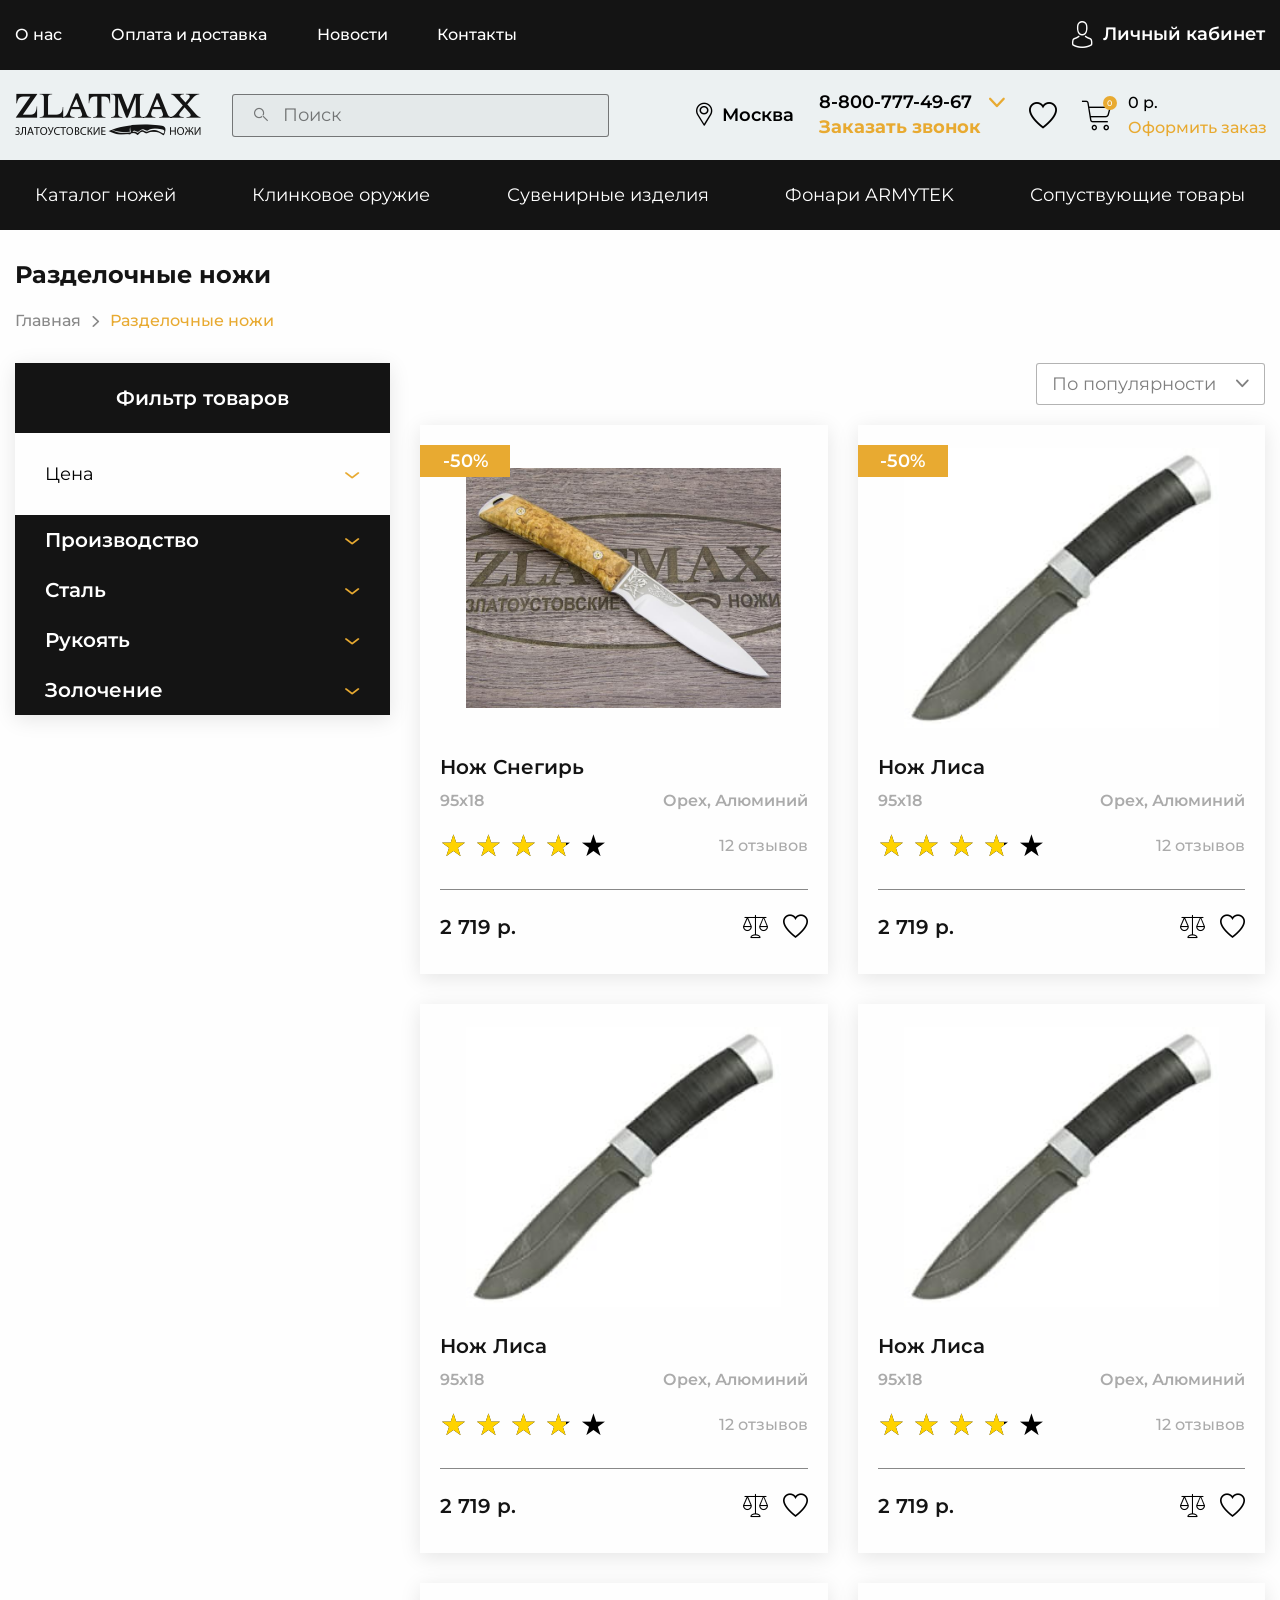
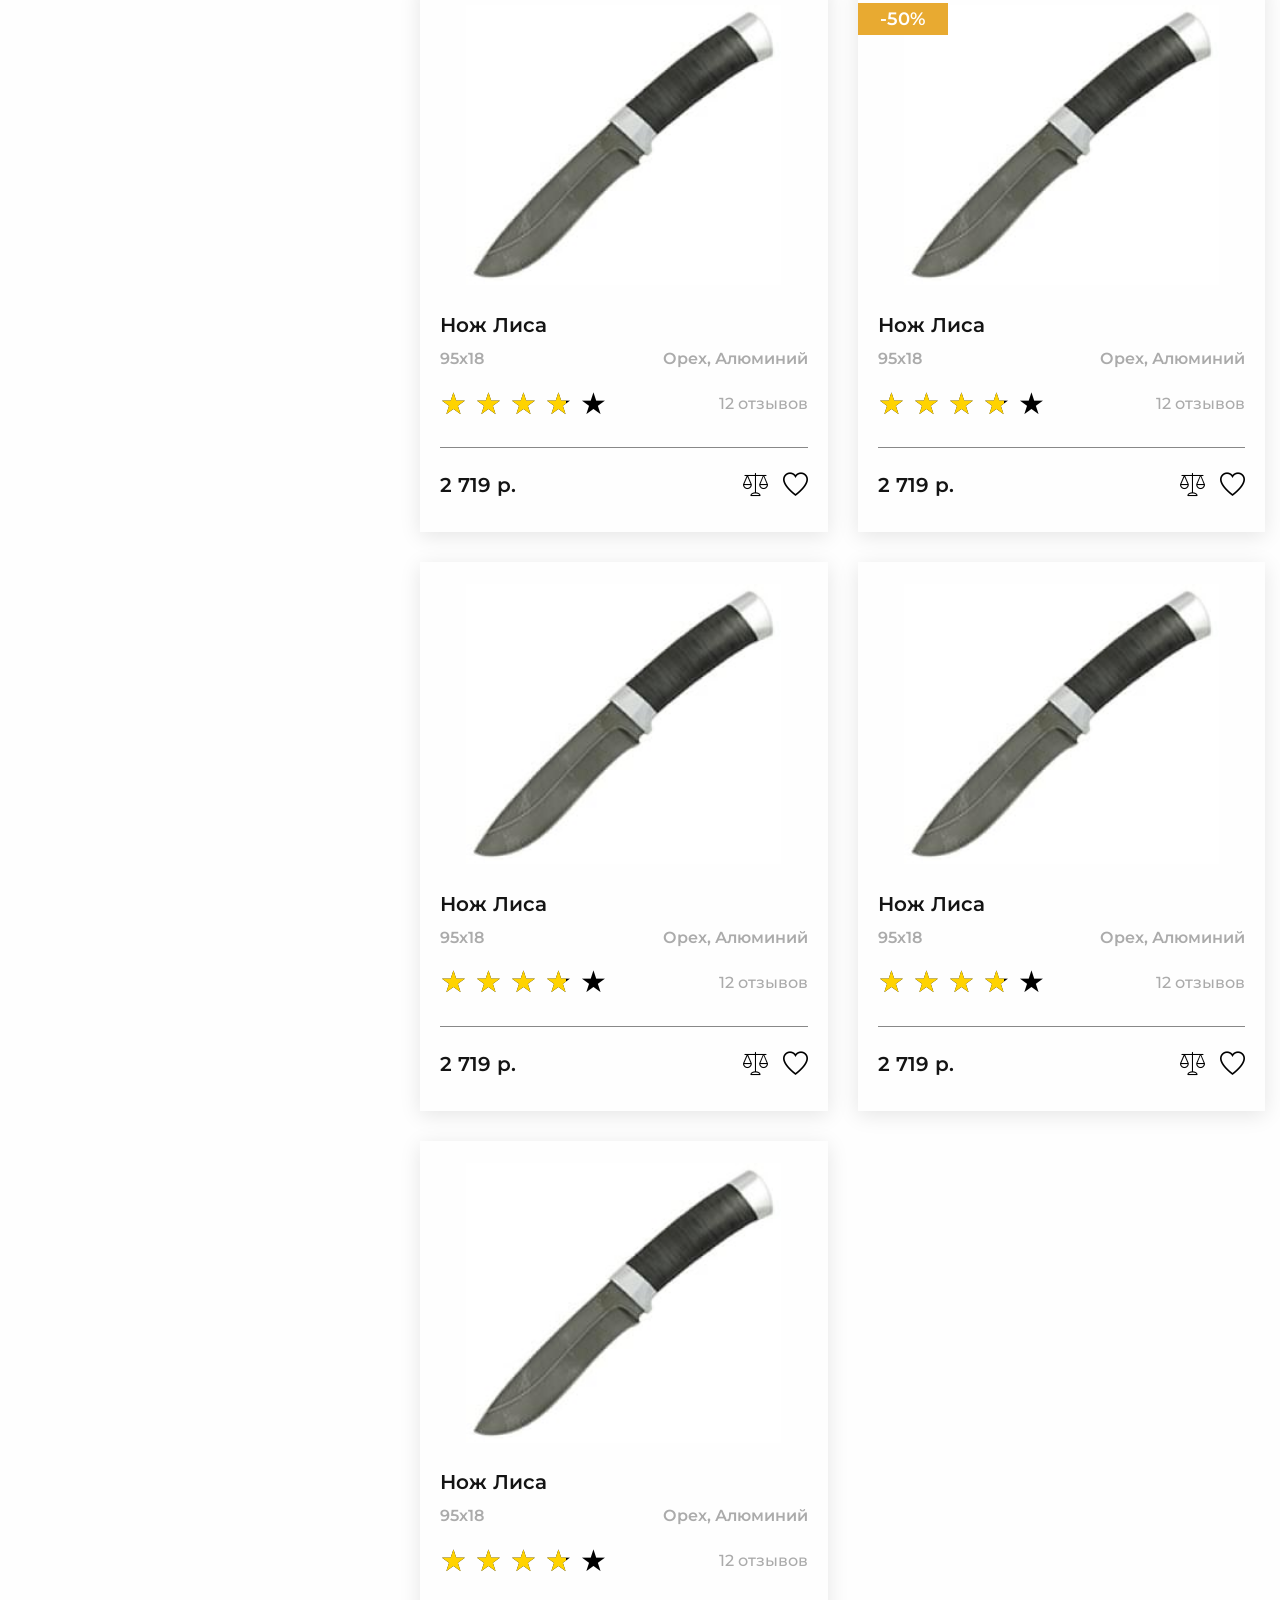
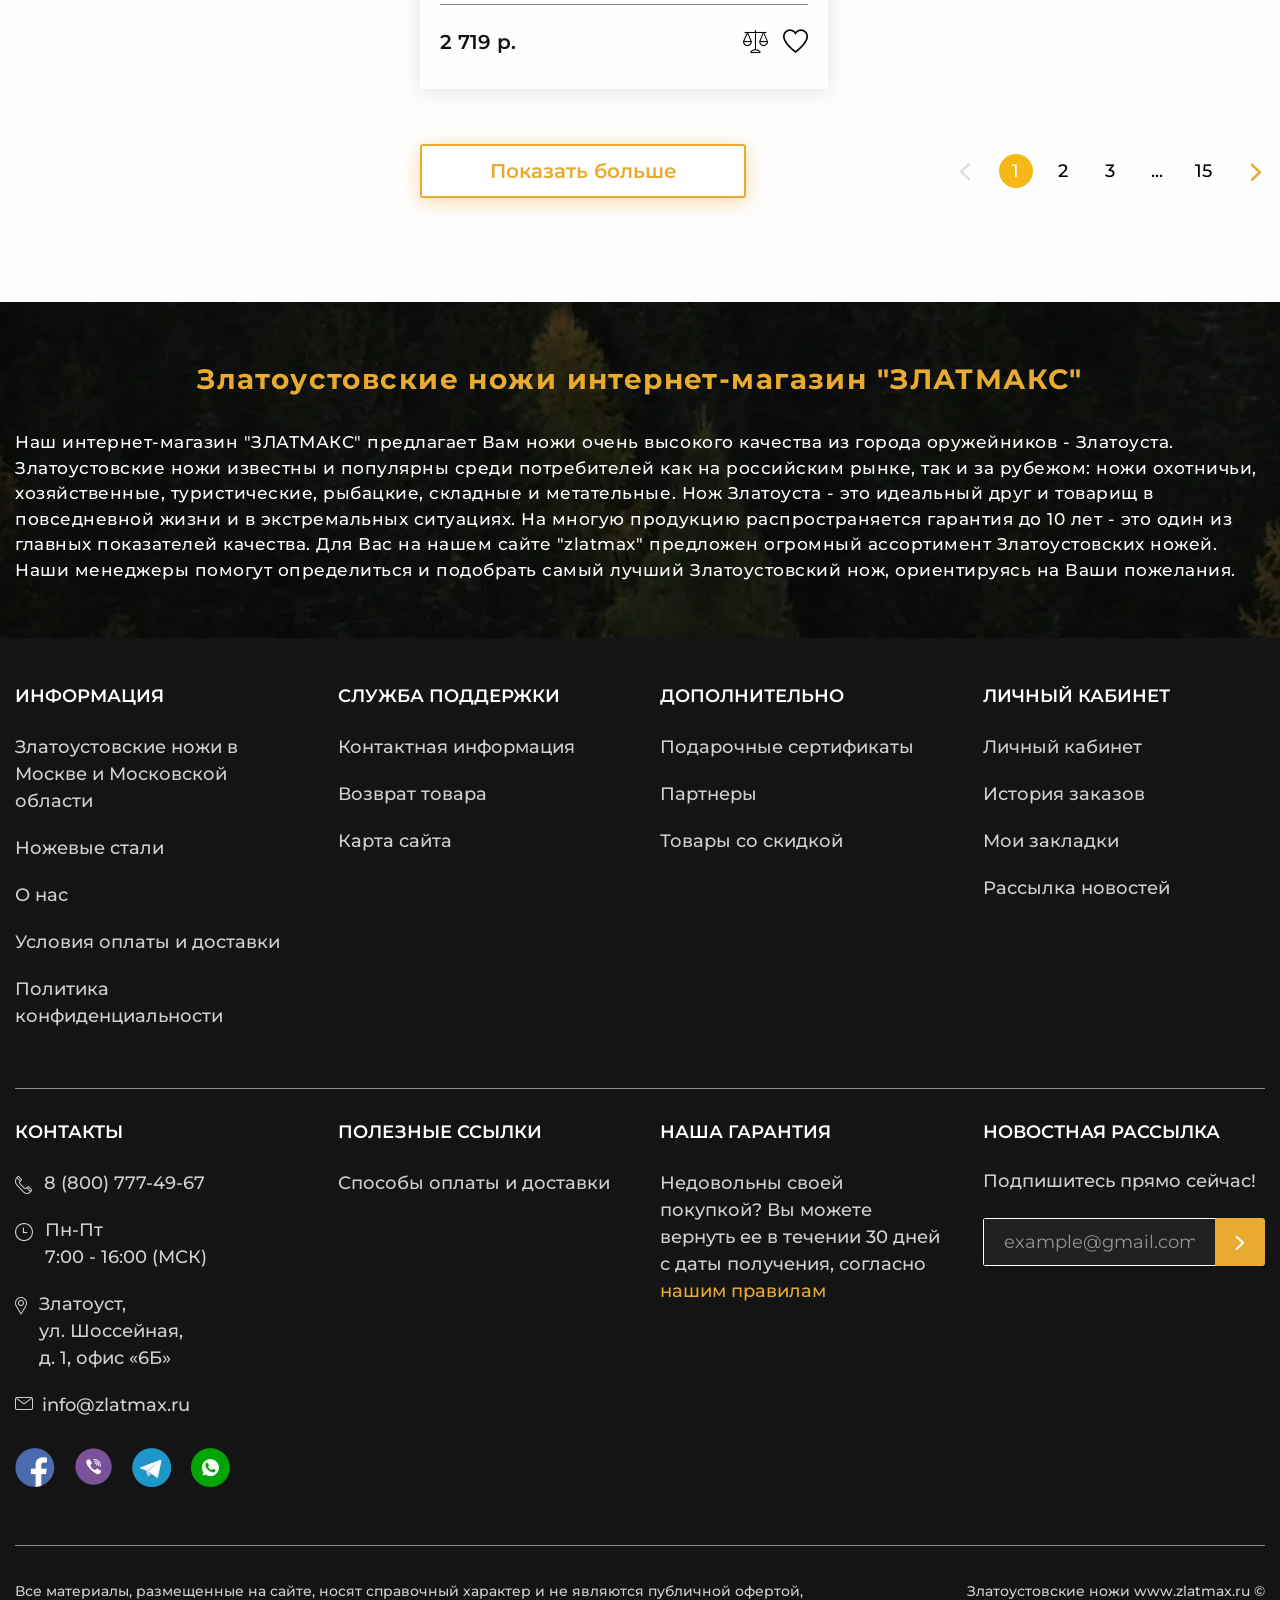
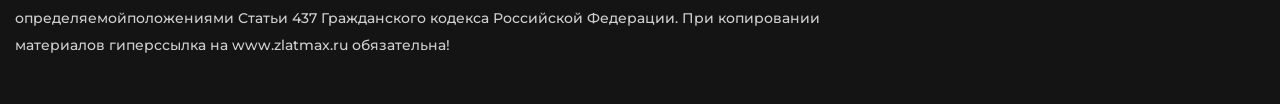
<file: catalog.html>
<!DOCTYPE html>
<html lang="en">

<head>
   <meta charset="UTF-8">
   <meta http-equiv="X-UA-Compatible" content="IE=edge">
   <meta name="viewport" content="width=device-width, initial-scale=1.0">
   <link rel="stylesheet" href="css/style.min.css?_v=20230217133016">
   <title>Разделочные ножи</title>
</head>

<body>
   <div class="wrapper">
      <header class="header">
   <div class="header__top top-header">
      <div class="top-header__container">
         <nav class="top-header__menu menu-top-header">
            <ul data-da=".menu__body,991.98" class="menu-top-header__list">
               <li class="menu-top-header__item menu-top-header__item_catalog"><a href=""
                     class="menu-top-header__link menu-top-header__link_catalog _icon-arrow-down">Каталог товаров</a>
               </li>
               <li class="menu-top-header__item"><a href="" class="menu-top-header__link">О нас</a></li>
               <li class="menu-top-header__item"><a href="" class="menu-top-header__link">Оплата и доставка</a></li>
               <li class="menu-top-header__item"><a href="" class="menu-top-header__link">Новости</a></li>
               <li class="menu-top-header__item"><a href="" class="menu-top-header__link">Контакты</a></li>
            </ul>
         </nav>
         <a href="" class="top-header__user _icon-user"><span>Личный кабинет</span></a>
         <nav hidden class="menu">
            <button class="menu__icon icon-menu"><span></span><span></span><span></span></button>
            <div class="menu__body">
            </div>
         </nav>
      </div>
   </div>
   <div class="header__body body-header">
      <div class="body-header__container">
         <a href="index.html" class="body-header__logo"></a>
         <div data-da=".catalog-header__container,479.98" class="body-header__search">
            <form action="#" class="search-header">
               <button type="submit" class="search-header__button _icon-search"></button>
               <input data-value="Поиск" type="text" class="search-header__input">
            </form>
         </div>
         <div class="body-header__actions actions-header">
            <a href="" class="actions-header__location _icon-location"><span>Москва</span></a>
            <div data-da=".top-header__container,991.98,first" class="actions-header__phones phones-header">
               <div data-spollers class="phones-header__items">
                  <div class="phones-header__item">
                     <a href="tel:88007774967" class="phones-header__phone"><span>8-800-777-49-67</span></a>
                     <button type="button" data-spoller class="phones-header__arrow _icon-arrow-down"></button>
                     <ul class="phones-header__list">
                        <li>
                           <a href="tel:88007770000" class="phones-header__phone">8-800-777-00-00</a>
                        </li>
                        <li>
                           <a href="tel:88007770000" class="phones-header__phone">8-800-777-00-00</a>
                        </li>
                        <li>
                           <a href="tel:88007770000" class="phones-header__phone">8-800-777-00-00</a>
                        </li>
                     </ul>
                  </div>
               </div>
               <button type="button" class="phones-header__callback">Заказать звонок</button>
            </div>
            <a href="" data-da=".top-header__container,991.98,2" class="actions-header__favorites _icon-favorites"></a>
            <a href="" data-da=".top-header__container,991.98,2" class="actions-header__cart cart-header">
               <div class="cart-header__icon _icon-cart"><span>0</span></div>
               <div class="cart-header__body">
                  <div class="cart-header__summ">0 р.</div>
                  <div class="cart-header__link">Оформить заказ</div>
               </div>
            </a>
         </div>
      </div>
   </div>
   <div class="header__catalog catalog-header">
      <div class="catalog-header__container">
         <nav class="catalog-header__menu menu-catalog">
            <button type="button" class="menu-catalog__back _icon-arrow-left">Назад</button>
            <ul class="menu-catalog__list">
               <li class="menu-catalog__item"><button type="button" data-parent="1" class="menu-catalog__link">Каталог
                     ножей</button></li>
               <li class="menu-catalog__item"><button type="button" data-parent="2" class="menu-catalog__link">Клинковое
                     оружие</button></li>
               <li class="menu-catalog__item"><button type="button" class="menu-catalog__link">Сувенирные
                     изделия</button></li>
               <li class="menu-catalog__item"><button type="button" class="menu-catalog__link">Фонари ARMYTEK</button>
               </li>
               <li class="menu-catalog__item"><button type="button" class="menu-catalog__link">Сопуствующие
                     товары</button></li>
            </ul>
            <div class="menu-catalog__sub-menu sub-menu-catalog">
               <button type="button" class="sub-menu-catalog__back _icon-arrow-left">Назад</button>
               <div class="sub-menu-catalog__container">
                  <div data-submenu="1" class="sub-menu-catalog__block">
                     <div class="sub-menu-catalog__category">
                        <a href="./catalog.html" class="sub-menu-catalog__link-category">Категория ножей</a>
                     </div>
                     <div class="sub-menu-catalog__category">
                        <a href="" class="sub-menu-catalog__link-category">Производство ножей</a>
                     </div>
                     <div class="sub-menu-catalog__category">
                        <a href="" class="sub-menu-catalog__link-category">Ножи по маркам стали</a>
                     </div>
                     <div class="sub-menu-catalog__category">
                        <a href="" class="sub-menu-catalog__link-category">Заточка и полировка ножей</a>
                     </div>
                     <div class="sub-menu-catalog__category">
                        <a href="" class="sub-menu-catalog__link-category">Ножевая мастерская</a>
                     </div>
                     <ul class="sub-menu-catalog__list">
                        <li class="sub-menu-catalog__item"><a href="./catalog.html"
                              class="sub-menu-catalog__link">Разделочные
                              ножи</a></li>
                        <li class="sub-menu-catalog__item"><a href="" class="sub-menu-catalog__link">Туристические
                              ножи</a></li>
                        <li class="sub-menu-catalog__item"><a href="" class="sub-menu-catalog__link">Ножи
                              охотничьи</a>
                        </li>
                        <li class="sub-menu-catalog__item"><a href="" class="sub-menu-catalog__link">Булатные
                              ножи</a>
                        </li>
                        <li class="sub-menu-catalog__item"><a href="" class="sub-menu-catalog__link">Ножи из
                              дамаска</a>
                        </li>
                        <li class="sub-menu-catalog__item"><a href="" class="sub-menu-catalog__link">Тактического
                              назначения</a></li>
                        <li class="sub-menu-catalog__item"><a href="" class="sub-menu-catalog__link">Метательные
                              ножи</a></li>
                        <li class="sub-menu-catalog__item"><a href="" class="sub-menu-catalog__link">Мачете и
                              кукри</a>
                        </li>
                        <li class="sub-menu-catalog__item"><a href="" class="sub-menu-catalog__link">Ножи
                              кухонные</a>
                        </li>
                     </ul>
                     <ul class="sub-menu-catalog__list">
                        <li class="sub-menu-catalog__item"><a href="" class="sub-menu-catalog__link">Ножи АИР</a>
                        </li>
                        <li class="sub-menu-catalog__item"><a href="" class="sub-menu-catalog__link">Ножи ЗИК</a>
                        </li>
                        <li class="sub-menu-catalog__item"><a href="" class="sub-menu-catalog__link">Ножи ЗЗОСС</a>
                        </li>
                        <li class="sub-menu-catalog__item"><a href="" class="sub-menu-catalog__link">Ножи
                              РОСоружие</a>
                        </li>
                        <li class="sub-menu-catalog__item"><a href="" class="sub-menu-catalog__link">Ножи
                              Оружейник</a>
                        </li>
                        <li class="sub-menu-catalog__item"><a href="" class="sub-menu-catalog__link">Булат Сергея
                              Баранова</a></li>
                        <li class="sub-menu-catalog__item"><a href="" class="sub-menu-catalog__link">Булат Андрея
                              Умерова</a></li>
                        <li class="sub-menu-catalog__item"><a href="" class="sub-menu-catalog__link">Ножи Златко</a>
                        </li>
                        <li class="sub-menu-catalog__item"><a href="" class="sub-menu-catalog__link">Ножи Стиль-М</a>
                        </li>
                        <li class="sub-menu-catalog__item"><a href="" class="sub-menu-catalog__link">Оружейная
                              компания</a>
                        </li>
                     </ul>
                     <ul class="sub-menu-catalog__list">
                        <li class="sub-menu-catalog__item"><a href="" class="sub-menu-catalog__link">Ножи из стали
                              40х102С2М</a></li>
                        <li class="sub-menu-catalog__item"><a href="" class="sub-menu-catalog__link">Ножи из стали
                              95х18</a></li>
                        <li class="sub-menu-catalog__item"><a href="" class="sub-menu-catalog__link">Ножи из стали
                              100х13м</a>
                        </li>
                        <li class="sub-menu-catalog__item"><a href="" class="sub-menu-catalog__link">Ножи из стали
                              110х18м-ШД</a>
                        </li>
                        <li class="sub-menu-catalog__item"><a href="" class="sub-menu-catalog__link">Ножи из стали
                              ЭИ-107 ТЦ</a>
                        </li>
                        <li class="sub-menu-catalog__item"><a href="" class="sub-menu-catalog__link">Ножи из стали
                              50х14МФ</a></li>
                        <li class="sub-menu-catalog__item"><a href="" class="sub-menu-catalog__link">Ножи из стали
                              AUS-8</a></li>
                        <li class="sub-menu-catalog__item"><a href="" class="sub-menu-catalog__link">Ножи из стали
                              К340</a>
                        </li>
                        <li class="sub-menu-catalog__item"><a href="" class="sub-menu-catalog__link">Ножи из стали
                              M390</a>
                        </li>
                        <li class="sub-menu-catalog__item"><a href="" class="sub-menu-catalog__link">Ножи из стали
                              ЭП-766</a>
                        </li>
                     </ul>
                     <ul class="sub-menu-catalog__list">
                        <li class="sub-menu-catalog__item"><a href="" class="sub-menu-catalog__link">Паста ГОИ</a>
                        </li>
                        <li class="sub-menu-catalog__item"><a href="" class="sub-menu-catalog__link">Алмазная
                              паста</a></li>
                        <li class="sub-menu-catalog__item"><a href="" class="sub-menu-catalog__link">Бруски и камни
                              для заточки</a>
                        </li>
                        <li class="sub-menu-catalog__item"><a href="" class="sub-menu-catalog__link">Заточные
                              системы</a>
                        </li>
                     </ul>
                     <ul class="sub-menu-catalog__list">
                        <li class="sub-menu-catalog__item"><a href="" class="sub-menu-catalog__link">Ножевые
                              клинки</a></li>
                        <li class="sub-menu-catalog__item"><a href="" class="sub-menu-catalog__link">Заготовки для
                              ножей</a></li>
                        <li class="sub-menu-catalog__item"><a href="" class="sub-menu-catalog__link">Литье для
                              ножей</a>
                        </li>
                        <li class="sub-menu-catalog__item"><a href="" class="sub-menu-catalog__link">Материалы для
                              рукоятей</a>
                        </li>
                        <li class="sub-menu-catalog__item"><a href="" class="sub-menu-catalog__link">Уход за
                              рукоятиями ножей</a>
                        </li>
                     </ul>
                     <div class="sub-menu-catalog__footer">
                        <a href="" class="sub-menu-catalog__all">Смотреть все</a>
                     </div>
                     <div class="sub-menu-catalog__footer">
                        <a href="" class="sub-menu-catalog__all">Смотреть все</a>
                     </div>
                     <div class="sub-menu-catalog__footer">
                        <a href="" class="sub-menu-catalog__all">Смотреть все</a>
                     </div>
                     <div class="sub-menu-catalog__footer">
                        <a href="" class="sub-menu-catalog__all">Смотреть все</a>
                     </div>
                     <div class="sub-menu-catalog__footer">
                        <a href="" class="sub-menu-catalog__all">Смотреть все</a>
                     </div>
                  </div>
                  <div data-submenu="2" class="sub-menu-catalog__block">
                     <div class="sub-menu-catalog__category">
                        <a href="" class="sub-menu-catalog__link-category">Категория ножей</a>
                     </div>
                     <div class="sub-menu-catalog__category">
                        <a href="" class="sub-menu-catalog__link-category">Производство ножей</a>
                     </div>
                     <ul class="sub-menu-catalog__list">
                        <li class="sub-menu-catalog__item"><a href="" class="sub-menu-catalog__link">Разделочные
                              ножи</a></li>
                        <li class="sub-menu-catalog__item"><a href="" class="sub-menu-catalog__link">Туристические
                              ножи</a></li>
                        <li class="sub-menu-catalog__item"><a href="" class="sub-menu-catalog__link">Ножи
                              охотничьи</a>
                        </li>
                        <li class="sub-menu-catalog__item"><a href="" class="sub-menu-catalog__link">Булатные
                              ножи</a>
                        </li>
                        <li class="sub-menu-catalog__item"><a href="" class="sub-menu-catalog__link">Ножи из
                              дамаска</a>
                        </li>
                        <li class="sub-menu-catalog__item"><a href="" class="sub-menu-catalog__link">Тактического
                              назначения</a></li>
                        <li class="sub-menu-catalog__item"><a href="" class="sub-menu-catalog__link">Метательные
                              ножи</a></li>
                        <li class="sub-menu-catalog__item"><a href="" class="sub-menu-catalog__link">Мачете и
                              кукри</a>
                        </li>
                        <li class="sub-menu-catalog__item"><a href="" class="sub-menu-catalog__link">Ножи
                              кухонные</a>
                        </li>
                     </ul>
                     <ul class="sub-menu-catalog__list">
                        <li class="sub-menu-catalog__item"><a href="" class="sub-menu-catalog__link">Ножи АИР</a>
                        </li>
                        <li class="sub-menu-catalog__item"><a href="" class="sub-menu-catalog__link">Ножи ЗИК</a>
                        </li>
                        <li class="sub-menu-catalog__item"><a href="" class="sub-menu-catalog__link">Ножи ЗЗОСС</a>
                        </li>
                        <li class="sub-menu-catalog__item"><a href="" class="sub-menu-catalog__link">Ножи
                              РОСоружие</a>
                        </li>
                        <li class="sub-menu-catalog__item"><a href="" class="sub-menu-catalog__link">Ножи
                              Оружейник</a>
                        </li>
                        <li class="sub-menu-catalog__item"><a href="" class="sub-menu-catalog__link">Булат Сергея
                              Баранова</a></li>
                        <li class="sub-menu-catalog__item"><a href="" class="sub-menu-catalog__link">Булат Андрея
                              Умерова</a></li>
                        <li class="sub-menu-catalog__item"><a href="" class="sub-menu-catalog__link">Ножи Златко</a>
                        </li>
                        <li class="sub-menu-catalog__item"><a href="" class="sub-menu-catalog__link">Ножи Стиль-М</a>
                        </li>
                        <li class="sub-menu-catalog__item"><a href="" class="sub-menu-catalog__link">Оружейная
                              компания</a>
                        </li>
                     </ul>
                     <div class="sub-menu-catalog__footer">
                        <a href="" class="sub-menu-catalog__all">Смотреть все</a>
                     </div>
                     <div class="sub-menu-catalog__footer">
                        <a href="" class="sub-menu-catalog__all">Смотреть все</a>
                     </div>
                  </div>
               </div>
            </div>
         </nav>
      </div>
   </div>
</header>
      <main class="page page_inner">
         <div class="page__header">
            <div class="page__container">
               <h1 class="page__title">Разделочные ножи</h1>
               <nav class="page__breadcrumbs breadcrumbs">
                  <ul class="breadcrumbs__list">
                     <li class="breadcrumbs__item">
                        <a href="index.html" class="breadcrumbs__link">Главная</a>
                     </li>
                     <li class="breadcrumbs__item">
                        <span class="breadcrumbs__current">Разделочные ножи</span>
                     </li>
                  </ul>
               </nav>
            </div>
         </div>
         <div class="catalog">
            <div class="catalog__container">
               <div data-spollers="992" class="catalog__body">
                  <div class="catalog__filter filter-catalog">
                     <button type="button" data-spoller class="filter-catalog__title">Фильтр товаров</button>
                     <div data-spollers class="filter-catalog__items">
                        <div class="filter-catalog__price price-filter">
                           <button type="button" data-spoller
                              class="price-filter__title _icon-spollers-arrow">Цена</button>
                           <div data-range class="price-filter__body">
                              <div class="price-filter__inputs">
                                 <input data-range-from="0" autocomplete="off" value="2500" type="text"
                                    class="price-filter__input">
                                 <input data-range-to="5000" autocomplete="off" value="5000" type="text"
                                    class="price-filter__input">
                              </div>
                              <div data-range-item class="price-filter__range"></div>
                           </div>
                        </div>
                        <div class="filter-catalog__item item-filter-catalog">
                           <button type="button" data-spoller
                              class="item-filter-catalog__title title-filter _icon-spollers-arrow">
                              Производство
                           </button>
                           <div class="item-filter-catalog__body">
                              <div class="item-filter-catalog__checkbox checkbox">
                                 <input id="c_1" class="checkbox__input" type="checkbox" value="1" name="form[]">
                                 <label for="c_1" class="checkbox__label">
                                    <span class="checkbox__text">
                                       АиР <small>(250)</small>
                                    </span>
                                 </label>
                              </div>
                              <div class="item-filter-catalog__checkbox checkbox">
                                 <input id="c_2" class="checkbox__input" type="checkbox" value="1" name="form[]">
                                 <label for="c_2" class="checkbox__label">
                                    <span class="checkbox__text">
                                       Булат Сергея Баранова <small>(25)</small>
                                    </span>
                                 </label>
                              </div>
                              <div class="item-filter-catalog__checkbox checkbox">
                                 <input id="c_3" class="checkbox__input" type="checkbox" value="1" name="form[]">
                                 <label for="c_3" class="checkbox__label">
                                    <span class="checkbox__text">
                                       Булат Умерова <small>(265)</small>
                                    </span>
                                 </label>
                              </div>
                              <div class="item-filter-catalog__checkbox checkbox">
                                 <input id="c_4" class="checkbox__input" type="checkbox" value="1" name="form[]">
                                 <label for="c_4" class="checkbox__label">
                                    <span class="checkbox__text">
                                       ЗЗОСС <small>(18)</small>
                                    </span>
                                 </label>
                              </div>
                              <div class="item-filter-catalog__checkbox checkbox">
                                 <input id="c_5" class="checkbox__input" type="checkbox" value="1" name="form[]">
                                 <label for="c_5" class="checkbox__label">
                                    <span class="checkbox__text">
                                       ЗИК <small>(170)</small>
                                    </span>
                                 </label>
                              </div>
                              <div class="item-filter-catalog__checkbox checkbox">
                                 <input id="c_6" class="checkbox__input" type="checkbox" value="1" name="form[]">
                                 <label for="c_6" class="checkbox__label">
                                    <span class="checkbox__text">
                                       ЗЛАТКО <small>(170)</small>
                                    </span>
                                 </label>
                              </div>
                              <div class="item-filter-catalog__checkbox checkbox">
                                 <input id="c_7" class="checkbox__input" type="checkbox" value="1" name="form[]">
                                 <label for="c_7" class="checkbox__label">
                                    <span class="checkbox__text">
                                       ЗлатПрофит <small>(170)</small>
                                    </span>
                                 </label>
                              </div>
                              <div class="item-filter-catalog__checkbox checkbox">
                                 <input id="c_8" class="checkbox__input" type="checkbox" value="1" name="form[]">
                                 <label for="c_8" class="checkbox__label">
                                    <span class="checkbox__text">
                                       ЗОК <small>(170)</small>
                                    </span>
                                 </label>
                              </div>
                              <div class="item-filter-catalog__checkbox checkbox">
                                 <input id="c_9" class="checkbox__input" type="checkbox" value="1" name="form[]">
                                 <label for="c_9" class="checkbox__label">
                                    <span class="checkbox__text">
                                       НБК <small>(170)</small>
                                    </span>
                                 </label>
                              </div>
                              <div class="item-filter-catalog__checkbox checkbox">
                                 <input id="c_10" class="checkbox__input" type="checkbox" value="1" name="form[]">
                                 <label for="c_10" class="checkbox__label">
                                    <span class="checkbox__text">
                                       НИКОН <small>(170)</small>
                                    </span>
                                 </label>
                              </div>
                              <div class="item-filter-catalog__checkbox checkbox">
                                 <input id="c_11" class="checkbox__input" type="checkbox" value="1" name="form[]">
                                 <label for="c_11" class="checkbox__label">
                                    <span class="checkbox__text">
                                       Оружейник <small>(170)</small>
                                    </span>
                                 </label>
                              </div>
                              <div class="item-filter-catalog__checkbox checkbox">
                                 <input id="c_12" class="checkbox__input" type="checkbox" value="1" name="form[]">
                                 <label for="c_12" class="checkbox__label">
                                    <span class="checkbox__text">
                                       РОСоружие <small>(170)</small>
                                    </span>
                                 </label>
                              </div>
                              <div class="item-filter-catalog__checkbox checkbox">
                                 <input id="c_13" class="checkbox__input" type="checkbox" value="1" name="form[]">
                                 <label for="c_13" class="checkbox__label">
                                    <span class="checkbox__text">
                                       СТИЛЬ-М <small>(170)</small>
                                    </span>
                                 </label>
                              </div>
                           </div>
                        </div>
                        <div class="filter-catalog__item item-filter-catalog">
                           <button type="button" data-spoller
                              class="item-filter-catalog__title title-filter _icon-spollers-arrow">
                              Сталь
                           </button>
                           <div class="item-filter-catalog__body">
                              <div class="item-filter-catalog__checkbox checkbox">
                                 <input id="c_1" class="checkbox__input" type="checkbox" value="1" name="form[]">
                                 <label for="c_1" class="checkbox__label">
                                    <span class="checkbox__text">
                                       100Х13М <small>(250)</small>
                                    </span>
                                 </label>
                              </div>
                              <div class="item-filter-catalog__checkbox checkbox">
                                 <input id="c_2" class="checkbox__input" type="checkbox" value="1" name="form[]">
                                 <label for="c_2" class="checkbox__label">
                                    <span class="checkbox__text">
                                       110Х18М-ШД<small>(25)</small>
                                    </span>
                                 </label>
                              </div>
                              <div class="item-filter-catalog__checkbox checkbox">
                                 <input id="c_3" class="checkbox__input" type="checkbox" value="1" name="form[]">
                                 <label for="c_3" class="checkbox__label">
                                    <span class="checkbox__text">
                                       40Х10С2М (ЭИ-107)<small>(265)</small>
                                    </span>
                                 </label>
                              </div>
                              <div class="item-filter-catalog__checkbox checkbox">
                                 <input id="c_4" class="checkbox__input" type="checkbox" value="1" name="form[]">
                                 <label for="c_4" class="checkbox__label">
                                    <span class="checkbox__text">
                                       50Х14МФ <small>(18)</small>
                                    </span>
                                 </label>
                              </div>
                              <div class="item-filter-catalog__checkbox checkbox">
                                 <input id="c_5" class="checkbox__input" type="checkbox" value="1" name="form[]">
                                 <label for="c_5" class="checkbox__label">
                                    <span class="checkbox__text">
                                       95Х18 <small>(170)</small>
                                    </span>
                                 </label>
                              </div>
                              <div class="item-filter-catalog__checkbox checkbox">
                                 <input id="c_6" class="checkbox__input" type="checkbox" value="1" name="form[]">
                                 <label for="c_6" class="checkbox__label">
                                    <span class="checkbox__text">
                                       AUS-8 <small>(170)</small>
                                    </span>
                                 </label>
                              </div>
                              <div class="item-filter-catalog__checkbox checkbox">
                                 <input id="c_7" class="checkbox__input" type="checkbox" value="1" name="form[]">
                                 <label for="c_7" class="checkbox__label">
                                    <span class="checkbox__text">
                                       ELMAX <small>(170)</small>
                                    </span>
                                 </label>
                              </div>
                              <div class="item-filter-catalog__checkbox checkbox">
                                 <input id="c_8" class="checkbox__input" type="checkbox" value="1" name="form[]">
                                 <label for="c_8" class="checkbox__label">
                                    <span class="checkbox__text">
                                       RWL-34 <small>(170)</small>
                                    </span>
                                 </label>
                              </div>
                              <div class="item-filter-catalog__checkbox checkbox">
                                 <input id="c_9" class="checkbox__input" type="checkbox" value="1" name="form[]">
                                 <label for="c_9" class="checkbox__label">
                                    <span class="checkbox__text">
                                       Дамаск <small>(170)</small>
                                    </span>
                                 </label>
                              </div>
                              <div class="item-filter-catalog__checkbox checkbox">
                                 <input id="c_10" class="checkbox__input" type="checkbox" value="1" name="form[]">
                                 <label for="c_10" class="checkbox__label">
                                    <span class="checkbox__text">
                                       К340 <small>(170)</small>
                                    </span>
                                 </label>
                              </div>
                              <div class="item-filter-catalog__checkbox checkbox">
                                 <input id="c_11" class="checkbox__input" type="checkbox" value="1" name="form[]">
                                 <label for="c_11" class="checkbox__label">
                                    <span class="checkbox__text">
                                       Литой булат <small>(170)</small>
                                    </span>
                                 </label>
                              </div>
                              <div class="item-filter-catalog__checkbox checkbox">
                                 <input id="c_12" class="checkbox__input" type="checkbox" value="1" name="form[]">
                                 <label for="c_12" class="checkbox__label">
                                    <span class="checkbox__text">
                                       Литой булат <small>(170)</small>
                                    </span>
                                 </label>
                              </div>
                              <div class="item-filter-catalog__checkbox checkbox">
                                 <input id="c_13" class="checkbox__input" type="checkbox" value="1" name="form[]">
                                 <label for="c_13" class="checkbox__label">
                                    <span class="checkbox__text">
                                       М390<small>(170)</small>
                                    </span>
                                 </label>
                              </div>
                           </div>
                        </div>
                        <div class="filter-catalog__item item-filter-catalog">
                           <button type="button" data-spoller
                              class="item-filter-catalog__title title-filter _icon-spollers-arrow">
                              Рукоять
                           </button>
                           <div class="item-filter-catalog__body">
                              <div class="item-filter-catalog__checkbox checkbox">
                                 <input id="c_1" class="checkbox__input" type="checkbox" value="1" name="form[]">
                                 <label for="c_1" class="checkbox__label">
                                    <span class="checkbox__text">
                                       Mercorne <small>(250)</small>
                                    </span>
                                 </label>
                              </div>
                              <div class="item-filter-catalog__checkbox checkbox">
                                 <input id="c_2" class="checkbox__input" type="checkbox" value="1" name="form[]">
                                 <label for="c_2" class="checkbox__label">
                                    <span class="checkbox__text">
                                       Березовый кап<small>(25)</small>
                                    </span>
                                 </label>
                              </div>
                              <div class="item-filter-catalog__checkbox checkbox">
                                 <input id="c_3" class="checkbox__input" type="checkbox" value="1" name="form[]">
                                 <label for="c_3" class="checkbox__label">
                                    <span class="checkbox__text">
                                       Бубинго<small>(265)</small>
                                    </span>
                                 </label>
                              </div>
                              <div class="item-filter-catalog__checkbox checkbox">
                                 <input id="c_4" class="checkbox__input" type="checkbox" value="1" name="form[]">
                                 <label for="c_4" class="checkbox__label">
                                    <span class="checkbox__text">
                                       Граб<small>(18)</small>
                                    </span>
                                 </label>
                              </div>
                              <div class="item-filter-catalog__checkbox checkbox">
                                 <input id="c_5" class="checkbox__input" type="checkbox" value="1" name="form[]">
                                 <label for="c_5" class="checkbox__label">
                                    <span class="checkbox__text">
                                       Дуб<small>(170)</small>
                                    </span>
                                 </label>
                              </div>
                              <div class="item-filter-catalog__checkbox checkbox">
                                 <input id="c_6" class="checkbox__input" type="checkbox" value="1" name="form[]">
                                 <label for="c_6" class="checkbox__label">
                                    <span class="checkbox__text">
                                       Комбинированная<small>(170)</small>
                                    </span>
                                 </label>
                              </div>
                              <div class="item-filter-catalog__checkbox checkbox">
                                 <input id="c_7" class="checkbox__input" type="checkbox" value="1" name="form[]">
                                 <label for="c_7" class="checkbox__label">
                                    <span class="checkbox__text">
                                       Каштан<small>(170)</small>
                                    </span>
                                 </label>
                              </div>
                              <div class="item-filter-catalog__checkbox checkbox">
                                 <input id="c_8" class="checkbox__input" type="checkbox" value="1" name="form[]">
                                 <label for="c_8" class="checkbox__label">
                                    <span class="checkbox__text">
                                       Квартопрен<small>(170)</small>
                                    </span>
                                 </label>
                              </div>
                              <div class="item-filter-catalog__checkbox checkbox">
                                 <input id="c_9" class="checkbox__input" type="checkbox" value="1" name="form[]">
                                 <label for="c_9" class="checkbox__label">
                                    <span class="checkbox__text">
                                       Кожа-Металл<small>(170)</small>
                                    </span>
                                 </label>
                              </div>
                              <div class="item-filter-catalog__checkbox checkbox">
                                 <input id="c_10" class="checkbox__input" type="checkbox" value="1" name="form[]">
                                 <label for="c_10" class="checkbox__label">
                                    <span class="checkbox__text">
                                       Комбинированная<small>(170)</small>
                                    </span>
                                 </label>
                              </div>
                           </div>
                        </div>
                        <div class="filter-catalog__item item-filter-catalog">
                           <button type="button" data-spoller
                              class="item-filter-catalog__title title-filter _icon-spollers-arrow">
                              Золочение
                           </button>
                           <div class="item-filter-catalog__body">
                              <div class="item-filter-catalog__checkbox checkbox">
                                 <input id="c_1" class="checkbox__input" type="checkbox" value="1" name="form[]">
                                 <label for="c_1" class="checkbox__label">
                                    <span class="checkbox__text">
                                       Золочение клинка <small>(250)</small>
                                    </span>
                                 </label>
                              </div>
                              <div class="item-filter-catalog__checkbox checkbox">
                                 <input id="c_2" class="checkbox__input" type="checkbox" value="1" name="form[]">
                                 <label for="c_2" class="checkbox__label">
                                    <span class="checkbox__text">
                                       Золочение рисунка на клинке<small>(25)</small>
                                    </span>
                                 </label>
                              </div>
                           </div>
                        </div>
                     </div>
                  </div>
                  <div class="catalog__content">
                     <div class="catalog__control">
                        <select name="form[]" class="control">
                           <option value="1" selected>По популярности</option>
                           <option value="2">По популярности</option>
                           <option value="3">По популярности</option>
                           <option value="4">По популярности</option>
                        </select>
                     </div>
                     <div class="catalog__products">
                        <article class="products-card">
                           <div class="products-card__sale">-50%</div>
                           <a href="./product.html" class="products-card__image">
                              <span class="products-card__item-image-ibg products-card__item-image-ibg_contain"><img
                                    src="img/products-slider/03.jpg" alt="Картинка">
                              </span>
                           </a>
                           <div class="products-card__body">
                              <h4 class="products-card__title">
                                 <div class="products-card__link-title">Нож Снегирь</div>
                              </h4>
                              <div class="products-card__info info-products-card">
                                 <div class="info-products-card__size">95х18</div>
                                 <div class="info-products-card__materials">Орех, Алюминий</div>
                              </div>
                              <div class="products-card__rating rating rating_set">
                                 <div class="rating__body">
                                    <div class="rating__active"></div>
                                    <div class="rating__items">
                                       <input type="radio" class="rating__item" value="1" name="rating">
                                       <input type="radio" class="rating__item" value="2" name="rating">
                                       <input type="radio" class="rating__item" value="3" name="rating">
                                       <input type="radio" class="rating__item" value="4" name="rating">
                                       <input type="radio" class="rating__item" value="5" name="rating">
                                    </div>
                                 </div>
                                 <div class="rating__value">3.6</div>
                                 <div class="rating__info">12 отзывов</div>
                              </div>
                              <div class="products-card__footer">
                                 <div class="products-card__price">2 719 р.</div>
                                 <a href="" class="products-card__compare _icon-compare"></a>
                                 <a href="" class="products-card__favorite _icon-favorites"></a>
                              </div>
                           </div>
                        </article>
                        <article class="products-card">
                           <div class="products-card__sale">-50%</div>
                           <a href="" class="products-card__image">
                              <span class="products-card__item-image-ibg products-card__item-image-ibg_contain"><img
                                    src="img/products-slider/01.jpg" alt="Картинка">
                              </span>
                           </a>
                           <div class="products-card__body">
                              <h4 class="products-card__title">
                                 <div class="products-card__link-title">Нож Лиса</div>
                              </h4>
                              <div class="products-card__info info-products-card">
                                 <div class="info-products-card__size">95х18</div>
                                 <div class="info-products-card__materials">Орех, Алюминий</div>
                              </div>
                              <div class="products-card__rating rating rating_set">
                                 <div class="rating__body">
                                    <div class="rating__active"></div>
                                    <div class="rating__items">
                                       <input type="radio" class="rating__item" value="1" name="rating">
                                       <input type="radio" class="rating__item" value="2" name="rating">
                                       <input type="radio" class="rating__item" value="3" name="rating">
                                       <input type="radio" class="rating__item" value="4" name="rating">
                                       <input type="radio" class="rating__item" value="5" name="rating">
                                    </div>
                                 </div>
                                 <div class="rating__value">3.6</div>
                                 <div class="rating__info">12 отзывов</div>
                              </div>
                              <div class="products-card__footer">
                                 <div class="products-card__price">2 719 р.</div>
                                 <a href="" class="products-card__compare _icon-compare"></a>
                                 <a href="" class="products-card__favorite _icon-favorites"></a>
                              </div>
                           </div>
                        </article>
                        <article class="products-card">
                           <a href="" class="products-card__image">
                              <span class="products-card__item-image-ibg products-card__item-image-ibg_contain"><img
                                    src="img/products-slider/01.jpg" alt="Картинка">
                              </span>
                           </a>
                           <div class="products-card__body">
                              <h4 class="products-card__title">
                                 <div class="products-card__link-title">Нож Лиса</div>
                              </h4>
                              <div class="products-card__info info-products-card">
                                 <div class="info-products-card__size">95х18</div>
                                 <div class="info-products-card__materials">Орех, Алюминий</div>
                              </div>
                              <div class="products-card__rating rating rating_set">
                                 <div class="rating__body">
                                    <div class="rating__active"></div>
                                    <div class="rating__items">
                                       <input type="radio" class="rating__item" value="1" name="rating">
                                       <input type="radio" class="rating__item" value="2" name="rating">
                                       <input type="radio" class="rating__item" value="3" name="rating">
                                       <input type="radio" class="rating__item" value="4" name="rating">
                                       <input type="radio" class="rating__item" value="5" name="rating">
                                    </div>
                                 </div>
                                 <div class="rating__value">3.6</div>
                                 <div class="rating__info">12 отзывов</div>
                              </div>
                              <div class="products-card__footer">
                                 <div class="products-card__price">2 719 р.</div>
                                 <a href="" class="products-card__compare _icon-compare"></a>
                                 <a href="" class="products-card__favorite _icon-favorites"></a>
                              </div>
                           </div>
                        </article>
                        <article class="products-card">
                           <a href="" class="products-card__image">
                              <span class="products-card__item-image-ibg products-card__item-image-ibg_contain"><img
                                    src="img/products-slider/01.jpg" alt="Картинка">
                              </span>
                           </a>
                           <div class="products-card__body">
                              <h4 class="products-card__title">
                                 <div class="products-card__link-title">Нож Лиса</div>
                              </h4>
                              <div class="products-card__info info-products-card">
                                 <div class="info-products-card__size">95х18</div>
                                 <div class="info-products-card__materials">Орех, Алюминий</div>
                              </div>
                              <div class="products-card__rating rating rating_set">
                                 <div class="rating__body">
                                    <div class="rating__active"></div>
                                    <div class="rating__items">
                                       <input type="radio" class="rating__item" value="1" name="rating">
                                       <input type="radio" class="rating__item" value="2" name="rating">
                                       <input type="radio" class="rating__item" value="3" name="rating">
                                       <input type="radio" class="rating__item" value="4" name="rating">
                                       <input type="radio" class="rating__item" value="5" name="rating">
                                    </div>
                                 </div>
                                 <div class="rating__value">3.6</div>
                                 <div class="rating__info">12 отзывов</div>
                              </div>
                              <div class="products-card__footer">
                                 <div class="products-card__price">2 719 р.</div>
                                 <a href="" class="products-card__compare _icon-compare"></a>
                                 <a href="" class="products-card__favorite _icon-favorites"></a>
                              </div>
                           </div>
                        </article>
                        <article class="products-card">
                           <a href="" class="products-card__image">
                              <span class="products-card__item-image-ibg products-card__item-image-ibg_contain"><img
                                    src="img/products-slider/01.jpg" alt="Картинка">
                              </span>
                           </a>
                           <div class="products-card__body">
                              <h4 class="products-card__title">
                                 <div class="products-card__link-title">Нож Лиса</div>
                              </h4>
                              <div class="products-card__info info-products-card">
                                 <div class="info-products-card__size">95х18</div>
                                 <div class="info-products-card__materials">Орех, Алюминий</div>
                              </div>
                              <div class="products-card__rating rating rating_set">
                                 <div class="rating__body">
                                    <div class="rating__active"></div>
                                    <div class="rating__items">
                                       <input type="radio" class="rating__item" value="1" name="rating">
                                       <input type="radio" class="rating__item" value="2" name="rating">
                                       <input type="radio" class="rating__item" value="3" name="rating">
                                       <input type="radio" class="rating__item" value="4" name="rating">
                                       <input type="radio" class="rating__item" value="5" name="rating">
                                    </div>
                                 </div>
                                 <div class="rating__value">3.6</div>
                                 <div class="rating__info">12 отзывов</div>
                              </div>
                              <div class="products-card__footer">
                                 <div class="products-card__price">2 719 р.</div>
                                 <a href="" class="products-card__compare _icon-compare"></a>
                                 <a href="" class="products-card__favorite _icon-favorites"></a>
                              </div>
                           </div>
                        </article>
                        <article class="products-card">
                           <div class="products-card__sale">-50%</div>
                           <a href="" class="products-card__image">
                              <span class="products-card__item-image-ibg products-card__item-image-ibg_contain"><img
                                    src="img/products-slider/01.jpg" alt="Картинка">
                              </span>
                           </a>
                           <div class="products-card__body">
                              <h4 class="products-card__title">
                                 <div class="products-card__link-title">Нож Лиса</div>
                              </h4>
                              <div class="products-card__info info-products-card">
                                 <div class="info-products-card__size">95х18</div>
                                 <div class="info-products-card__materials">Орех, Алюминий</div>
                              </div>
                              <div class="products-card__rating rating rating_set">
                                 <div class="rating__body">
                                    <div class="rating__active"></div>
                                    <div class="rating__items">
                                       <input type="radio" class="rating__item" value="1" name="rating">
                                       <input type="radio" class="rating__item" value="2" name="rating">
                                       <input type="radio" class="rating__item" value="3" name="rating">
                                       <input type="radio" class="rating__item" value="4" name="rating">
                                       <input type="radio" class="rating__item" value="5" name="rating">
                                    </div>
                                 </div>
                                 <div class="rating__value">3.6</div>
                                 <div class="rating__info">12 отзывов</div>
                              </div>
                              <div class="products-card__footer">
                                 <div class="products-card__price">2 719 р.</div>
                                 <a href="" class="products-card__compare _icon-compare"></a>
                                 <a href="" class="products-card__favorite _icon-favorites"></a>
                              </div>
                           </div>
                        </article>
                        <article class="products-card">
                           <a href="" class="products-card__image">
                              <span class="products-card__item-image-ibg products-card__item-image-ibg_contain"><img
                                    src="img/products-slider/01.jpg" alt="Картинка">
                              </span>
                           </a>
                           <div class="products-card__body">
                              <h4 class="products-card__title">
                                 <div class="products-card__link-title">Нож Лиса</div>
                              </h4>
                              <div class="products-card__info info-products-card">
                                 <div class="info-products-card__size">95х18</div>
                                 <div class="info-products-card__materials">Орех, Алюминий</div>
                              </div>
                              <div class="products-card__rating rating rating_set">
                                 <div class="rating__body">
                                    <div class="rating__active"></div>
                                    <div class="rating__items">
                                       <input type="radio" class="rating__item" value="1" name="rating">
                                       <input type="radio" class="rating__item" value="2" name="rating">
                                       <input type="radio" class="rating__item" value="3" name="rating">
                                       <input type="radio" class="rating__item" value="4" name="rating">
                                       <input type="radio" class="rating__item" value="5" name="rating">
                                    </div>
                                 </div>
                                 <div class="rating__value">3.6</div>
                                 <div class="rating__info">12 отзывов</div>
                              </div>
                              <div class="products-card__footer">
                                 <div class="products-card__price">2 719 р.</div>
                                 <a href="" class="products-card__compare _icon-compare"></a>
                                 <a href="" class="products-card__favorite _icon-favorites"></a>
                              </div>
                           </div>
                        </article>
                        <article class="products-card">
                           <a href="" class="products-card__image">
                              <span class="products-card__item-image-ibg products-card__item-image-ibg_contain"><img
                                    src="img/products-slider/01.jpg" alt="Картинка">
                              </span>
                           </a>
                           <div class="products-card__body">
                              <h4 class="products-card__title">
                                 <div class="products-card__link-title">Нож Лиса</div>
                              </h4>
                              <div class="products-card__info info-products-card">
                                 <div class="info-products-card__size">95х18</div>
                                 <div class="info-products-card__materials">Орех, Алюминий</div>
                              </div>
                              <div class="products-card__rating rating rating_set">
                                 <div class="rating__body">
                                    <div class="rating__active"></div>
                                    <div class="rating__items">
                                       <input type="radio" class="rating__item" value="1" name="rating">
                                       <input type="radio" class="rating__item" value="2" name="rating">
                                       <input type="radio" class="rating__item" value="3" name="rating">
                                       <input type="radio" class="rating__item" value="4" name="rating">
                                       <input type="radio" class="rating__item" value="5" name="rating">
                                    </div>
                                 </div>
                                 <div class="rating__value">3.6</div>
                                 <div class="rating__info">12 отзывов</div>
                              </div>
                              <div class="products-card__footer">
                                 <div class="products-card__price">2 719 р.</div>
                                 <a href="" class="products-card__compare _icon-compare"></a>
                                 <a href="" class="products-card__favorite _icon-favorites"></a>
                              </div>
                           </div>
                        </article>
                        <article class="products-card">
                           <a href="" class="products-card__image">
                              <span class="products-card__item-image-ibg products-card__item-image-ibg_contain"><img
                                    src="img/products-slider/01.jpg" alt="Картинка">
                              </span>
                           </a>
                           <div class="products-card__body">
                              <h4 class="products-card__title">
                                 <div class="products-card__link-title">Нож Лиса</div>
                              </h4>
                              <div class="products-card__info info-products-card">
                                 <div class="info-products-card__size">95х18</div>
                                 <div class="info-products-card__materials">Орех, Алюминий</div>
                              </div>
                              <div class="products-card__rating rating rating_set">
                                 <div class="rating__body">
                                    <div class="rating__active"></div>
                                    <div class="rating__items">
                                       <input type="radio" class="rating__item" value="1" name="rating">
                                       <input type="radio" class="rating__item" value="2" name="rating">
                                       <input type="radio" class="rating__item" value="3" name="rating">
                                       <input type="radio" class="rating__item" value="4" name="rating">
                                       <input type="radio" class="rating__item" value="5" name="rating">
                                    </div>
                                 </div>
                                 <div class="rating__value">3.6</div>
                                 <div class="rating__info">12 отзывов</div>
                              </div>
                              <div class="products-card__footer">
                                 <div class="products-card__price">2 719 р.</div>
                                 <a href="" class="products-card__compare _icon-compare"></a>
                                 <a href="" class="products-card__favorite _icon-favorites"></a>
                              </div>
                           </div>
                        </article>
                     </div>
                     <div class="catalog__footer">
                        <a href="" class="catalog__more button">Показать больше</a>
                        <div class="catalog__pagging pagging">
                           <button disabled type="button"
                              class="pagging__arrow pagging__arrow_left _icon-arrow-down"></button>
                           <ul class="pagging__list">
                              <li class="pagging__item">
                                 <a href="" class="pagging__link _active">1</a>
                              </li>
                              <li class="pagging__item">
                                 <a href="" class="pagging__link">2</a>
                              </li>
                              <li class="pagging__item">
                                 <a href="" class="pagging__link">3</a>
                              </li>
                              <li class="pagging__item">
                                 <a href="" class="pagging__link">...</a>
                              </li>
                              <li class="pagging__item">
                                 <a href="" class="pagging__link">15</a>
                              </li>
                           </ul>
                           <button type="button" class="pagging__arrow pagging__arrow_right _icon-arrow-down"></button>
                        </div>
                     </div>
                  </div>
               </div>
            </div>
         </div>
      </main>
      <footer class="footer">
   <section class="footer__text text-footer">
      <div class="text-footer__container">
         <h1 class="text-footer__title">Златоустовские ножи интернет-магазин "ЗЛАТМАКС"</h1>
         <div class="text-footer__text">Наш интернет-магазин "ЗЛАТМАКС" предлагает Вам ножи очень высокого качества из
            города оружейников - Златоуста. Златоустовские ножи известны и популярны среди потребителей как на
            российским рынке, так и за рубежом: ножи охотничьи, хозяйственные, туристические, рыбацкие, складные и
            метательные. Нож Златоуста - это идеальный друг и товарищ в повседневной жизни и в экстремальных ситуациях.
            На многую продукцию распространяется гарантия до 10 лет - это один из главных показателей качества. Для Вас
            на нашем сайте "zlatmax" предложен огромный ассортимент Златоустовских ножей. Наши менеджеры помогут
            определиться и подобрать самый лучший Златоустовский нож, ориентируясь на Ваши пожелания.</div>
      </div>
   </section>
   <div class="footer__container">
      <div class="footer__body body-footer">
         <div class="body-footer__row">
            <div class="body-footer__item item-footer">
               <div data-spollers="767.98" class="item-footer__spollers spollers-item-footer">
                  <div class="spollers-item-footer__item">
                     <button type="button" data-spoller class="spollers-item-footer__title">ИНФОРМАЦИЯ</button>
                     <div class="spollers-item-footer__body">
                        <nav class="menu-footer">
                           <ul class="menu-footer__list">
                              <li class="menu-footer__item">
                                 <a href="" class="menu-footer__link">Златоустовские ножи в Москве и Московской области
                                 </a>
                              </li>
                              <li class="menu-footer__item">
                                 <a href="" class="menu-footer__link">Ножевые стали</a>
                              </li>
                              <li class="menu-footer__item">
                                 <a href="" class="menu-footer__link">
                                    О нас
                                 </a>
                              </li>
                              <li class="menu-footer__item">
                                 <a href="" class="menu-footer__link">Условия оплаты и доставки
                                 </a>
                              </li>
                              <li class="menu-footer__item">
                                 <a href="" class="menu-footer__link">Политика конфиденциальности
                                 </a>
                              </li>
                           </ul>
                        </nav>
                     </div>
                  </div>
               </div>
            </div>
            <div class="body-footer__item item-footer">
               <div data-spollers="767.98" class="item-footer__spollers spollers-item-footer">
                  <div class="spollers-item-footer__item">
                     <button type="button" data-spoller class="spollers-item-footer__title">СЛУЖБА ПОДДЕРЖКИ</button>
                     <div class="spollers-item-footer__body">
                        <nav class="menu-footer">
                           <ul class="menu-footer__list">
                              <li class="menu-footer__item">
                                 <a href="" class="menu-footer__link">Контактная информация
                                 </a>
                              </li>
                              <li class="menu-footer__item">
                                 <a href="" class="menu-footer__link">Возврат товара</a>
                              </li>
                              <li class="menu-footer__item">
                                 <a href="" class="menu-footer__link">
                                    Карта сайта
                                 </a>
                              </li>
                           </ul>
                        </nav>
                     </div>
                  </div>
               </div>
            </div>
            <div class="body-footer__item item-footer">
               <div data-spollers="767.98" class="item-footer__spollers spollers-item-footer">
                  <div class="spollers-item-footer__item">
                     <button type="button" data-spoller class="spollers-item-footer__title">ДОПОЛНИТЕЛЬНО</button>
                     <div class="spollers-item-footer__body">
                        <nav class="menu-footer">
                           <ul class="menu-footer__list">
                              <li class="menu-footer__item">
                                 <a href="" class="menu-footer__link">
                                    Подарочные сертификаты
                                 </a>
                              </li>
                              <li class="menu-footer__item">
                                 <a href="" class="menu-footer__link">
                                    Партнеры
                                 </a>
                              </li>
                              <li class="menu-footer__item">
                                 <a href="" class="menu-footer__link">
                                    Товары со скидкой
                                 </a>
                              </li>
                           </ul>
                        </nav>
                     </div>
                  </div>
               </div>
            </div>
            <div class="body-footer__item item-footer">
               <div data-spollers="767.98" class="item-footer__spollers spollers-item-footer">
                  <div class="spollers-item-footer__item">
                     <button type="button" data-spoller class="spollers-item-footer__title">ЛИЧНЫЙ КАБИНЕТ</button>
                     <div class="spollers-item-footer__body">
                        <nav class="menu-footer">
                           <ul class="menu-footer__list">
                              <li class="menu-footer__item">
                                 <a href="" class="menu-footer__link">
                                    Личный кабинет
                                 </a>
                              </li>
                              <li class="menu-footer__item">
                                 <a href="" class="menu-footer__link">
                                    История заказов
                                 </a>
                              </li>
                              <li class="menu-footer__item">
                                 <a href="" class="menu-footer__link">
                                    Мои закладки
                                 </a>
                              </li>
                              <li class="menu-footer__item">
                                 <a href="" class="menu-footer__link">
                                    Рассылка новостей
                                 </a>
                              </li>
                           </ul>
                        </nav>
                     </div>
                  </div>
               </div>
            </div>
         </div>
         <div class="body-footer__row">
            <div class="body-footer__item item-footer">
               <div data-spollers="767.98" class="item-footer__spollers spollers-item-footer">
                  <div class="spollers-item-footer__item">
                     <button type="button" data-spoller class="spollers-item-footer__title">КОНТАКТЫ</button>
                     <div class="spollers-item-footer__body">
                        <nav class="menu-footer">
                           <ul class="menu-footer__list">
                              <li class="menu-footer__item">
                                 <a href="tel:88007774967" class="menu-footer__link _icon-footer-phone">
                                    8 (800) 777-49-67
                                 </a>
                              </li>
                              <li class="menu-footer__item  _icon-watch">
                                 <div>
                                    <p>Пн-Пт</p>
                                    <p>7:00 - 16:00 (МСК)</p>
                                 </div>
                              </li>
                              <li class="menu-footer__item _icon-footer-location">
                                 <div>
                                    <p> Златоуст,</p>
                                    <p>ул. Шоссейная,</p>
                                    <p> д. 1, офис «6Б»</p>
                                 </div>
                              </li>
                              <li class="menu-footer__item">
                                 <a href="mailto:info@zlatmax.ru" class="menu-footer__link _icon-footer-mail">
                                    info@zlatmax.ru
                                 </a>
                              </li>
                           </ul>
                           <ul class="social-footer">
                              <li class="social-footer__item">
                                 <a href="" class="social-footer__link">
                                    <picture><source srcset="img/icons/socials/facebook.webp" type="image/webp"><img src="img/icons/socials/facebook.png" alt=""></picture>
                                 </a>
                              </li>
                              <li class="social-footer__item">
                                 <a href="" class="social-footer__link">
                                    <picture><source srcset="img/icons/socials/viber.webp" type="image/webp"><img src="img/icons/socials/viber.png" alt=""></picture>
                                 </a>
                              </li>
                              <li class="social-footer__item">
                                 <a href="" class="social-footer__link">
                                    <picture><source srcset="img/icons/socials/telegram.webp" type="image/webp"><img src="img/icons/socials/telegram.png" alt=""></picture>
                                 </a>
                              </li>
                              <li class="social-footer__item">
                                 <a href="" class="social-footer__link">
                                    <picture><source srcset="img/icons/socials/whatsapp.webp" type="image/webp"><img src="img/icons/socials/whatsapp.png" alt=""></picture>
                                 </a>
                              </li>
                           </ul>
                        </nav>
                     </div>
                  </div>
               </div>
            </div>
            <div class="body-footer__item item-footer">
               <div data-spollers="767.98" class="item-footer__spollers spollers-item-footer">
                  <div class="spollers-item-footer__item">
                     <button type="button" data-spoller class="spollers-item-footer__title">ПОЛЕЗНЫЕ ССЫЛКИ</button>
                     <div class="spollers-item-footer__body">
                        <nav class="menu-footer">
                           <ul class="menu-footer__list">
                              <li class="menu-footer__item">Способы оплаты и доставки</li>
                           </ul>
                        </nav>
                     </div>
                  </div>
               </div>
            </div>
            <div class="body-footer__item item-footer">
               <div data-spollers="767.98" class="item-footer__spollers spollers-item-footer">
                  <div class="spollers-item-footer__item">
                     <button type="button" data-spoller class="spollers-item-footer__title">НАША ГАРАНТИЯ</button>
                     <div class="spollers-item-footer__body">
                        <div class="spollers-item-footer__text">
                           Недовольны своей покупкой? Вы можете вернуть ее в течении 30 дней с даты получения,
                           согласно <a href="">нашим правилам</a>
                        </div>
                     </div>
                  </div>
               </div>
            </div>
            <div class="body-footer__item item-footer">
               <div data-spollers="767.98" class="item-footer__spollers spollers-item-footer">
                  <div class="spollers-item-footer__item">
                     <button type="button" data-spoller class="spollers-item-footer__title">НОВОСТНАЯ РАССЫЛКА</button>
                     <form action="#" class="spollers-item-footer__body footer-subscribe">
                        <label for="subscribe-input" class="footer-subscribe__label">Подпишитесь прямо сейчас!</label>
                        <div class="footer-subscribe__line">
                           <input data-value="example@gmail.com" id="subscribe-input" type="text" name="form[]"
                              class="footer-subscribe__input">
                           <button class="footer-subscribe__button _icon-arrow-down"></button>
                        </div>
                     </form>
                  </div>
               </div>
            </div>
         </div>
         <div class="body-footer__bottom">
            <div class="body-footer__rules">
               Все материалы, размещенные на сайте, носят справочный характер и не являются
               публичной офертой, определяемойположениями Статьи 437 Гражданского кодекса Российской Федерации.
               При копировании материалов гиперссылка на www.zlatmax.ru обязательна!
            </div>
            <div class="body-footer__copy">
               Златоустовские ножи <span>www.zlatmax.ru ©</span>
            </div>
         </div>
      </div>
   </div>
</footer>
   </div>
   <script src="js/app.min.js?_v=20230217133016"></script>
</body>

</html>
</file>
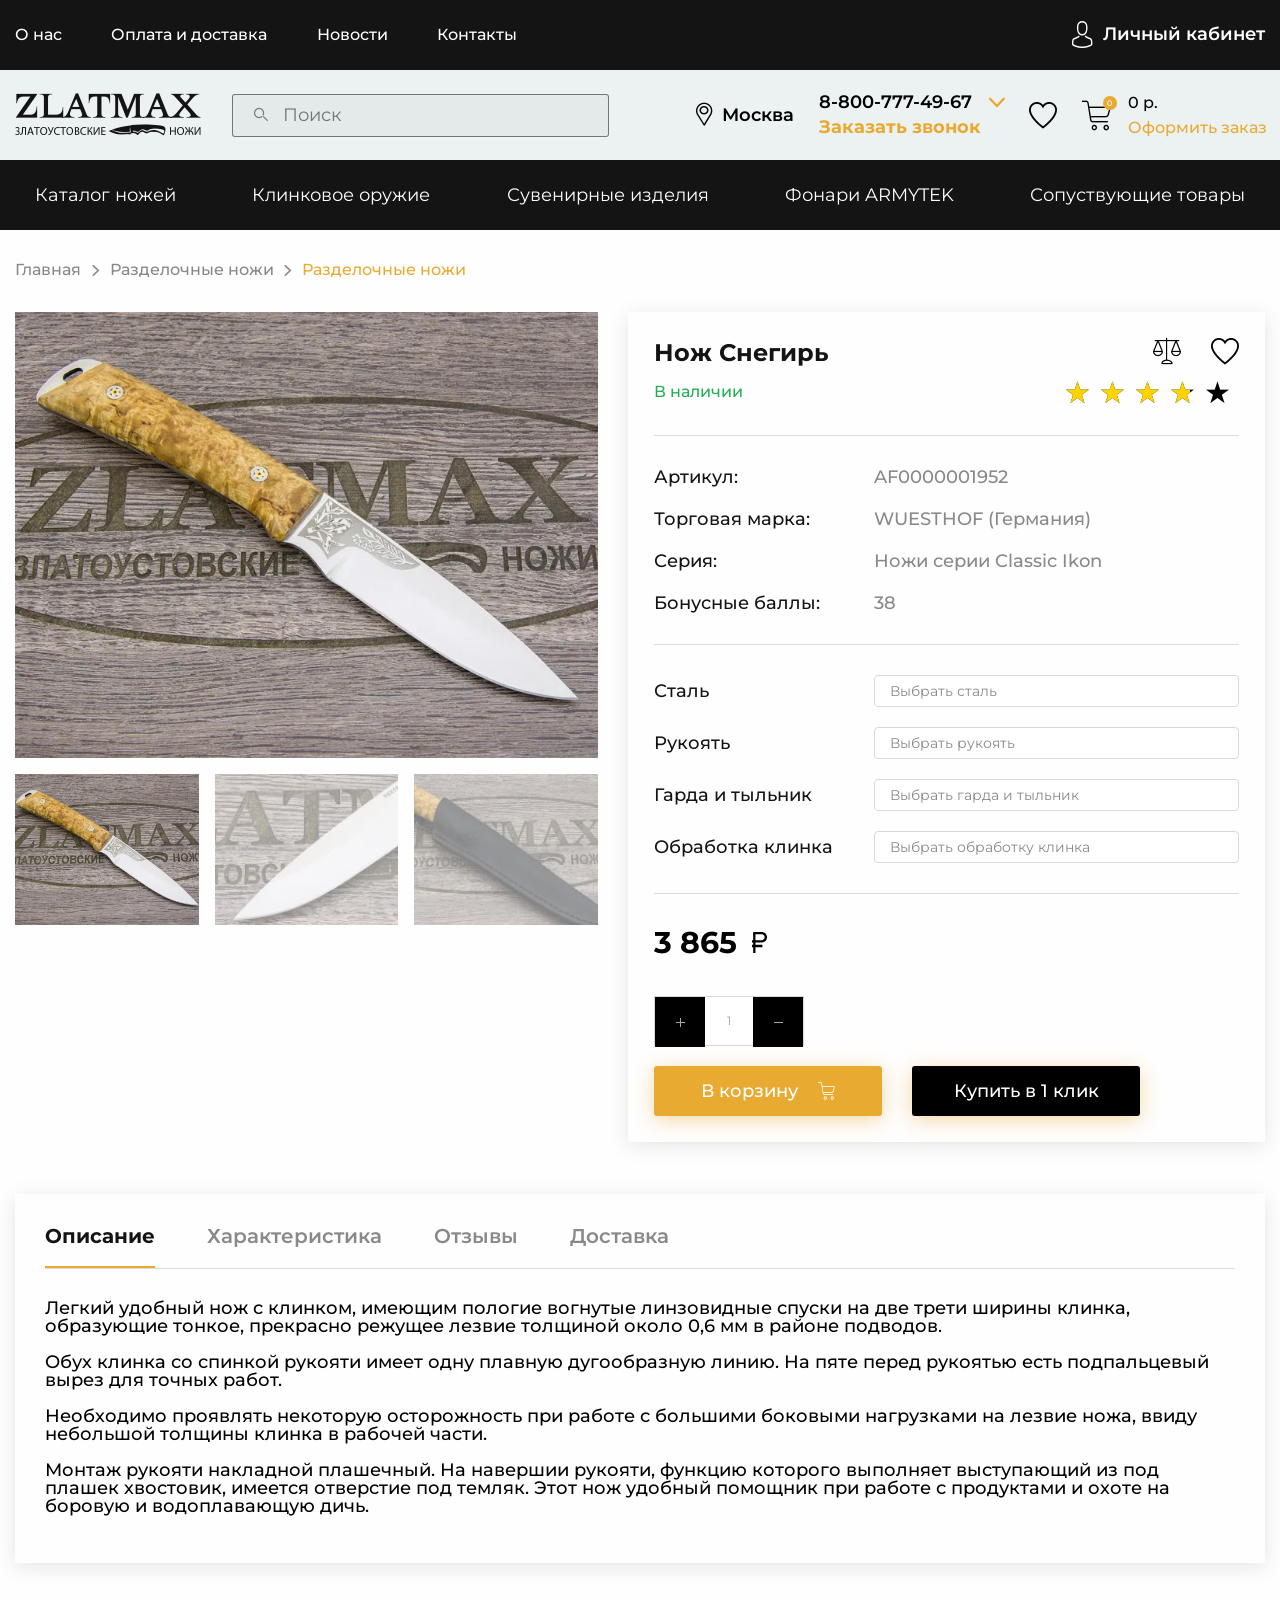
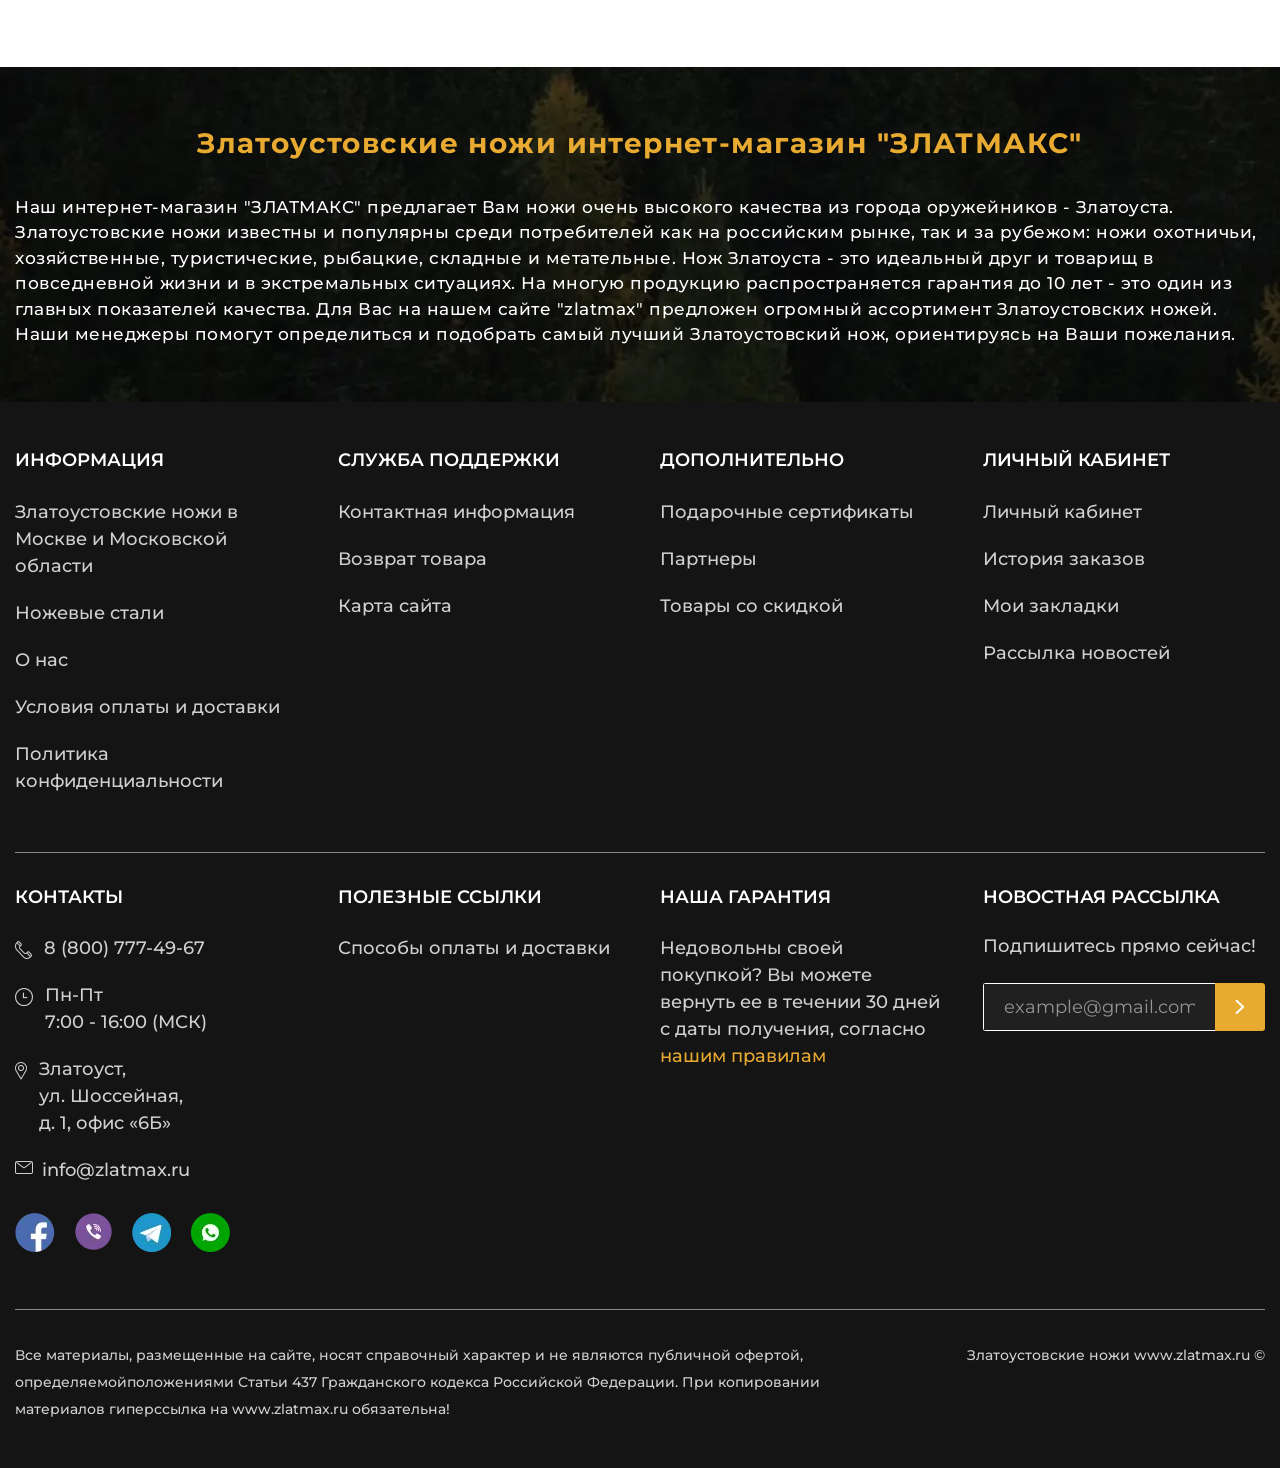
<file: product.html>
<!DOCTYPE html>
<html lang="en">

<head>
   <meta charset="UTF-8">
   <meta http-equiv="X-UA-Compatible" content="IE=edge">
   <meta name="viewport" content="width=device-width, initial-scale=1.0">
   <link rel="stylesheet" href="css/style.min.css?_v=20230217133016">
   <title>Нож Снегирь</title>
</head>


<body>
   <div class="wrapper">
      <header class="header">
   <div class="header__top top-header">
      <div class="top-header__container">
         <nav class="top-header__menu menu-top-header">
            <ul data-da=".menu__body,991.98" class="menu-top-header__list">
               <li class="menu-top-header__item menu-top-header__item_catalog"><a href=""
                     class="menu-top-header__link menu-top-header__link_catalog _icon-arrow-down">Каталог товаров</a>
               </li>
               <li class="menu-top-header__item"><a href="" class="menu-top-header__link">О нас</a></li>
               <li class="menu-top-header__item"><a href="" class="menu-top-header__link">Оплата и доставка</a></li>
               <li class="menu-top-header__item"><a href="" class="menu-top-header__link">Новости</a></li>
               <li class="menu-top-header__item"><a href="" class="menu-top-header__link">Контакты</a></li>
            </ul>
         </nav>
         <a href="" class="top-header__user _icon-user"><span>Личный кабинет</span></a>
         <nav hidden class="menu">
            <button class="menu__icon icon-menu"><span></span><span></span><span></span></button>
            <div class="menu__body">
            </div>
         </nav>
      </div>
   </div>
   <div class="header__body body-header">
      <div class="body-header__container">
         <a href="index.html" class="body-header__logo"></a>
         <div data-da=".catalog-header__container,479.98" class="body-header__search">
            <form action="#" class="search-header">
               <button type="submit" class="search-header__button _icon-search"></button>
               <input data-value="Поиск" type="text" class="search-header__input">
            </form>
         </div>
         <div class="body-header__actions actions-header">
            <a href="" class="actions-header__location _icon-location"><span>Москва</span></a>
            <div data-da=".top-header__container,991.98,first" class="actions-header__phones phones-header">
               <div data-spollers class="phones-header__items">
                  <div class="phones-header__item">
                     <a href="tel:88007774967" class="phones-header__phone"><span>8-800-777-49-67</span></a>
                     <button type="button" data-spoller class="phones-header__arrow _icon-arrow-down"></button>
                     <ul class="phones-header__list">
                        <li>
                           <a href="tel:88007770000" class="phones-header__phone">8-800-777-00-00</a>
                        </li>
                        <li>
                           <a href="tel:88007770000" class="phones-header__phone">8-800-777-00-00</a>
                        </li>
                        <li>
                           <a href="tel:88007770000" class="phones-header__phone">8-800-777-00-00</a>
                        </li>
                     </ul>
                  </div>
               </div>
               <button type="button" class="phones-header__callback">Заказать звонок</button>
            </div>
            <a href="" data-da=".top-header__container,991.98,2" class="actions-header__favorites _icon-favorites"></a>
            <a href="" data-da=".top-header__container,991.98,2" class="actions-header__cart cart-header">
               <div class="cart-header__icon _icon-cart"><span>0</span></div>
               <div class="cart-header__body">
                  <div class="cart-header__summ">0 р.</div>
                  <div class="cart-header__link">Оформить заказ</div>
               </div>
            </a>
         </div>
      </div>
   </div>
   <div class="header__catalog catalog-header">
      <div class="catalog-header__container">
         <nav class="catalog-header__menu menu-catalog">
            <button type="button" class="menu-catalog__back _icon-arrow-left">Назад</button>
            <ul class="menu-catalog__list">
               <li class="menu-catalog__item"><button type="button" data-parent="1" class="menu-catalog__link">Каталог
                     ножей</button></li>
               <li class="menu-catalog__item"><button type="button" data-parent="2" class="menu-catalog__link">Клинковое
                     оружие</button></li>
               <li class="menu-catalog__item"><button type="button" class="menu-catalog__link">Сувенирные
                     изделия</button></li>
               <li class="menu-catalog__item"><button type="button" class="menu-catalog__link">Фонари ARMYTEK</button>
               </li>
               <li class="menu-catalog__item"><button type="button" class="menu-catalog__link">Сопуствующие
                     товары</button></li>
            </ul>
            <div class="menu-catalog__sub-menu sub-menu-catalog">
               <button type="button" class="sub-menu-catalog__back _icon-arrow-left">Назад</button>
               <div class="sub-menu-catalog__container">
                  <div data-submenu="1" class="sub-menu-catalog__block">
                     <div class="sub-menu-catalog__category">
                        <a href="./catalog.html" class="sub-menu-catalog__link-category">Категория ножей</a>
                     </div>
                     <div class="sub-menu-catalog__category">
                        <a href="" class="sub-menu-catalog__link-category">Производство ножей</a>
                     </div>
                     <div class="sub-menu-catalog__category">
                        <a href="" class="sub-menu-catalog__link-category">Ножи по маркам стали</a>
                     </div>
                     <div class="sub-menu-catalog__category">
                        <a href="" class="sub-menu-catalog__link-category">Заточка и полировка ножей</a>
                     </div>
                     <div class="sub-menu-catalog__category">
                        <a href="" class="sub-menu-catalog__link-category">Ножевая мастерская</a>
                     </div>
                     <ul class="sub-menu-catalog__list">
                        <li class="sub-menu-catalog__item"><a href="./catalog.html"
                              class="sub-menu-catalog__link">Разделочные
                              ножи</a></li>
                        <li class="sub-menu-catalog__item"><a href="" class="sub-menu-catalog__link">Туристические
                              ножи</a></li>
                        <li class="sub-menu-catalog__item"><a href="" class="sub-menu-catalog__link">Ножи
                              охотничьи</a>
                        </li>
                        <li class="sub-menu-catalog__item"><a href="" class="sub-menu-catalog__link">Булатные
                              ножи</a>
                        </li>
                        <li class="sub-menu-catalog__item"><a href="" class="sub-menu-catalog__link">Ножи из
                              дамаска</a>
                        </li>
                        <li class="sub-menu-catalog__item"><a href="" class="sub-menu-catalog__link">Тактического
                              назначения</a></li>
                        <li class="sub-menu-catalog__item"><a href="" class="sub-menu-catalog__link">Метательные
                              ножи</a></li>
                        <li class="sub-menu-catalog__item"><a href="" class="sub-menu-catalog__link">Мачете и
                              кукри</a>
                        </li>
                        <li class="sub-menu-catalog__item"><a href="" class="sub-menu-catalog__link">Ножи
                              кухонные</a>
                        </li>
                     </ul>
                     <ul class="sub-menu-catalog__list">
                        <li class="sub-menu-catalog__item"><a href="" class="sub-menu-catalog__link">Ножи АИР</a>
                        </li>
                        <li class="sub-menu-catalog__item"><a href="" class="sub-menu-catalog__link">Ножи ЗИК</a>
                        </li>
                        <li class="sub-menu-catalog__item"><a href="" class="sub-menu-catalog__link">Ножи ЗЗОСС</a>
                        </li>
                        <li class="sub-menu-catalog__item"><a href="" class="sub-menu-catalog__link">Ножи
                              РОСоружие</a>
                        </li>
                        <li class="sub-menu-catalog__item"><a href="" class="sub-menu-catalog__link">Ножи
                              Оружейник</a>
                        </li>
                        <li class="sub-menu-catalog__item"><a href="" class="sub-menu-catalog__link">Булат Сергея
                              Баранова</a></li>
                        <li class="sub-menu-catalog__item"><a href="" class="sub-menu-catalog__link">Булат Андрея
                              Умерова</a></li>
                        <li class="sub-menu-catalog__item"><a href="" class="sub-menu-catalog__link">Ножи Златко</a>
                        </li>
                        <li class="sub-menu-catalog__item"><a href="" class="sub-menu-catalog__link">Ножи Стиль-М</a>
                        </li>
                        <li class="sub-menu-catalog__item"><a href="" class="sub-menu-catalog__link">Оружейная
                              компания</a>
                        </li>
                     </ul>
                     <ul class="sub-menu-catalog__list">
                        <li class="sub-menu-catalog__item"><a href="" class="sub-menu-catalog__link">Ножи из стали
                              40х102С2М</a></li>
                        <li class="sub-menu-catalog__item"><a href="" class="sub-menu-catalog__link">Ножи из стали
                              95х18</a></li>
                        <li class="sub-menu-catalog__item"><a href="" class="sub-menu-catalog__link">Ножи из стали
                              100х13м</a>
                        </li>
                        <li class="sub-menu-catalog__item"><a href="" class="sub-menu-catalog__link">Ножи из стали
                              110х18м-ШД</a>
                        </li>
                        <li class="sub-menu-catalog__item"><a href="" class="sub-menu-catalog__link">Ножи из стали
                              ЭИ-107 ТЦ</a>
                        </li>
                        <li class="sub-menu-catalog__item"><a href="" class="sub-menu-catalog__link">Ножи из стали
                              50х14МФ</a></li>
                        <li class="sub-menu-catalog__item"><a href="" class="sub-menu-catalog__link">Ножи из стали
                              AUS-8</a></li>
                        <li class="sub-menu-catalog__item"><a href="" class="sub-menu-catalog__link">Ножи из стали
                              К340</a>
                        </li>
                        <li class="sub-menu-catalog__item"><a href="" class="sub-menu-catalog__link">Ножи из стали
                              M390</a>
                        </li>
                        <li class="sub-menu-catalog__item"><a href="" class="sub-menu-catalog__link">Ножи из стали
                              ЭП-766</a>
                        </li>
                     </ul>
                     <ul class="sub-menu-catalog__list">
                        <li class="sub-menu-catalog__item"><a href="" class="sub-menu-catalog__link">Паста ГОИ</a>
                        </li>
                        <li class="sub-menu-catalog__item"><a href="" class="sub-menu-catalog__link">Алмазная
                              паста</a></li>
                        <li class="sub-menu-catalog__item"><a href="" class="sub-menu-catalog__link">Бруски и камни
                              для заточки</a>
                        </li>
                        <li class="sub-menu-catalog__item"><a href="" class="sub-menu-catalog__link">Заточные
                              системы</a>
                        </li>
                     </ul>
                     <ul class="sub-menu-catalog__list">
                        <li class="sub-menu-catalog__item"><a href="" class="sub-menu-catalog__link">Ножевые
                              клинки</a></li>
                        <li class="sub-menu-catalog__item"><a href="" class="sub-menu-catalog__link">Заготовки для
                              ножей</a></li>
                        <li class="sub-menu-catalog__item"><a href="" class="sub-menu-catalog__link">Литье для
                              ножей</a>
                        </li>
                        <li class="sub-menu-catalog__item"><a href="" class="sub-menu-catalog__link">Материалы для
                              рукоятей</a>
                        </li>
                        <li class="sub-menu-catalog__item"><a href="" class="sub-menu-catalog__link">Уход за
                              рукоятиями ножей</a>
                        </li>
                     </ul>
                     <div class="sub-menu-catalog__footer">
                        <a href="" class="sub-menu-catalog__all">Смотреть все</a>
                     </div>
                     <div class="sub-menu-catalog__footer">
                        <a href="" class="sub-menu-catalog__all">Смотреть все</a>
                     </div>
                     <div class="sub-menu-catalog__footer">
                        <a href="" class="sub-menu-catalog__all">Смотреть все</a>
                     </div>
                     <div class="sub-menu-catalog__footer">
                        <a href="" class="sub-menu-catalog__all">Смотреть все</a>
                     </div>
                     <div class="sub-menu-catalog__footer">
                        <a href="" class="sub-menu-catalog__all">Смотреть все</a>
                     </div>
                  </div>
                  <div data-submenu="2" class="sub-menu-catalog__block">
                     <div class="sub-menu-catalog__category">
                        <a href="" class="sub-menu-catalog__link-category">Категория ножей</a>
                     </div>
                     <div class="sub-menu-catalog__category">
                        <a href="" class="sub-menu-catalog__link-category">Производство ножей</a>
                     </div>
                     <ul class="sub-menu-catalog__list">
                        <li class="sub-menu-catalog__item"><a href="" class="sub-menu-catalog__link">Разделочные
                              ножи</a></li>
                        <li class="sub-menu-catalog__item"><a href="" class="sub-menu-catalog__link">Туристические
                              ножи</a></li>
                        <li class="sub-menu-catalog__item"><a href="" class="sub-menu-catalog__link">Ножи
                              охотничьи</a>
                        </li>
                        <li class="sub-menu-catalog__item"><a href="" class="sub-menu-catalog__link">Булатные
                              ножи</a>
                        </li>
                        <li class="sub-menu-catalog__item"><a href="" class="sub-menu-catalog__link">Ножи из
                              дамаска</a>
                        </li>
                        <li class="sub-menu-catalog__item"><a href="" class="sub-menu-catalog__link">Тактического
                              назначения</a></li>
                        <li class="sub-menu-catalog__item"><a href="" class="sub-menu-catalog__link">Метательные
                              ножи</a></li>
                        <li class="sub-menu-catalog__item"><a href="" class="sub-menu-catalog__link">Мачете и
                              кукри</a>
                        </li>
                        <li class="sub-menu-catalog__item"><a href="" class="sub-menu-catalog__link">Ножи
                              кухонные</a>
                        </li>
                     </ul>
                     <ul class="sub-menu-catalog__list">
                        <li class="sub-menu-catalog__item"><a href="" class="sub-menu-catalog__link">Ножи АИР</a>
                        </li>
                        <li class="sub-menu-catalog__item"><a href="" class="sub-menu-catalog__link">Ножи ЗИК</a>
                        </li>
                        <li class="sub-menu-catalog__item"><a href="" class="sub-menu-catalog__link">Ножи ЗЗОСС</a>
                        </li>
                        <li class="sub-menu-catalog__item"><a href="" class="sub-menu-catalog__link">Ножи
                              РОСоружие</a>
                        </li>
                        <li class="sub-menu-catalog__item"><a href="" class="sub-menu-catalog__link">Ножи
                              Оружейник</a>
                        </li>
                        <li class="sub-menu-catalog__item"><a href="" class="sub-menu-catalog__link">Булат Сергея
                              Баранова</a></li>
                        <li class="sub-menu-catalog__item"><a href="" class="sub-menu-catalog__link">Булат Андрея
                              Умерова</a></li>
                        <li class="sub-menu-catalog__item"><a href="" class="sub-menu-catalog__link">Ножи Златко</a>
                        </li>
                        <li class="sub-menu-catalog__item"><a href="" class="sub-menu-catalog__link">Ножи Стиль-М</a>
                        </li>
                        <li class="sub-menu-catalog__item"><a href="" class="sub-menu-catalog__link">Оружейная
                              компания</a>
                        </li>
                     </ul>
                     <div class="sub-menu-catalog__footer">
                        <a href="" class="sub-menu-catalog__all">Смотреть все</a>
                     </div>
                     <div class="sub-menu-catalog__footer">
                        <a href="" class="sub-menu-catalog__all">Смотреть все</a>
                     </div>
                  </div>
               </div>
            </div>
         </nav>
      </div>
   </div>
</header>
      <main class="page page_inner">
         <div class="page__header">
            <div class="page__container">
               <nav class="page__breadcrumbs breadcrumbs">
                  <ul class="breadcrumbs__list">
                     <li class="breadcrumbs__item">
                        <a href="index.html" class="breadcrumbs__link">Главная</a>
                     </li>
                     <li class="breadcrumbs__item">
                        <a href="catalog.html" class="breadcrumbs__link">Разделочные ножи</a>
                     </li>
                     <li class="breadcrumbs__item">
                        <span class="breadcrumbs__current">Разделочные ножи</span>
                     </li>
                  </ul>
               </nav>
            </div>
         </div>
         <div class="product">
            <div class="product__container">
               <div class="product__main main-product">
                  <div class="main-product__images images-product">
                     <div class="images-product__slider">
                        <div class="images-product__swiper">
                           <div class="images-product__slide-ibg">
                              <picture><source srcset="img/product/01.webp" type="image/webp"><img src="img/product/01.jpg" alt=""></picture>
                           </div>
                           <div class="images-product__slide-ibg">
                              <picture><source srcset="img/product/02.webp" type="image/webp"><img src="img/product/02.jpg" alt=""></picture>
                           </div>
                           <div class="images-product__slide-ibg">
                              <picture><source srcset="img/product/03.webp" type="image/webp"><img src="img/product/03.jpg" alt=""></picture>
                           </div>
                           <div class="images-product__slide-ibg">
                              <picture><source srcset="img/product/04.webp" type="image/webp"><img src="img/product/04.jpg" alt=""></picture>
                           </div>
                           <div class="images-product__slide-ibg">
                              <picture><source srcset="img/product/05.webp" type="image/webp"><img src="img/product/05.jpg" alt=""></picture>
                           </div>
                        </div>
                     </div>
                     <div class="images-product__thumbs thumbs-images">
                        <div class="thumbs-images__swiper">
                           <div class="thumbs-images__slide-ibg">
                              <picture><source srcset="img/product/01.webp" type="image/webp"><img src="img/product/01.jpg" alt=""></picture>
                           </div>
                           <div class="thumbs-images__slide-ibg">
                              <picture><source srcset="img/product/02.webp" type="image/webp"><img src="img/product/02.jpg" alt=""></picture>
                           </div>
                           <div class="thumbs-images__slide-ibg">
                              <picture><source srcset="img/product/03.webp" type="image/webp"><img src="img/product/03.jpg" alt=""></picture>
                           </div>
                           <div class="thumbs-images__slide-ibg">
                              <picture><source srcset="img/product/04.webp" type="image/webp"><img src="img/product/04.jpg" alt=""></picture>
                           </div>
                           <div class="thumbs-images__slide-ibg">
                              <picture><source srcset="img/product/05.webp" type="image/webp"><img src="img/product/05.jpg" alt=""></picture>
                           </div>
                        </div>
                     </div>
                  </div>
                  <div class="main-product__body body-product">
                     <div class="body-product__header header-product">
                        <div class="header-product__line">
                           <h1 class="header-product__title">Нож Снегирь</h1>
                           <a href="" class="header-product__link _icon-compare"></a>
                           <a href="" class="header-product__link _icon-favorites"></a>
                        </div>
                        <div class="header-product__bottom">
                           <div class="header-product__rating rating rating_set">
                              <div class="rating__body">
                                 <div class="rating__active"></div>
                                 <div class="rating__items">
                                    <input type="radio" class="rating__item" value="1" name="rating">
                                    <input type="radio" class="rating__item" value="2" name="rating">
                                    <input type="radio" class="rating__item" value="3" name="rating">
                                    <input type="radio" class="rating__item" value="4" name="rating">
                                    <input type="radio" class="rating__item" value="5" name="rating">
                                 </div>
                              </div>
                              <div class="rating__value">3.6</div>
                              <div class="rating__info"></div>

                           </div>
                           <div class="header-product__available">В наличии</div>
                        </div>
                     </div>
                     <div class="body-product__table table-product">
                        <div class="table-product__label">Артикул:</div>
                        <div class="table-product__value">AF0000001952</div>
                        <div class="table-product__label">Торговая марка:</div>
                        <div class="table-product__value">WUESTHOF (Германия)</div>
                        <div class="table-product__label">Серия:</div>
                        <div class="table-product__value">Ножи серии Classic Ikon</div>
                        <div class="table-product__label">Бонусные баллы: </div>
                        <div class="table-product__value">38</div>
                     </div>
                     <div class="body-product__options options-product">
                        <div class="options-product__label">Сталь</div>
                        <div class="options-product__value">
                           <select name="form[]" class="form">
                              <option value="1" selected>Выбрать сталь</option>
                              <option value="2">Выбрать сталь</option>
                              <option value="3">Выбрать сталь</option>
                              <option value="4">Выбрать сталь</option>
                           </select>
                        </div>
                        <div class="options-product__label">Рукоять</div>
                        <div class="options-product__value">
                           <select name="form[]" class="form">
                              <option value="1" selected>Выбрать рукоять</option>
                              <option value="2">Выбрать рукоять</option>
                              <option value="3">Выбрать рукоять</option>
                              <option value="4">Выбрать рукоять</option>
                           </select>
                        </div>
                        <div class="options-product__label">Гарда и тыльник</div>
                        <div class="options-product__value">
                           <select name="form[]" class="form">
                              <option value="1" selected>Выбрать гарда и тыльник</option>
                              <option value="2">Выбрать гарда и тыльник</option>
                              <option value="3">Выбрать гарда и тыльник</option>
                              <option value="4">Выбрать гарда и тыльник</option>
                           </select>
                        </div>
                        <div class="options-product__label">Обработка клинка</div>
                        <div class="options-product__value">
                           <select name="form[]" class="form">
                              <option value="1" selected>Выбрать обработку клинка</option>
                              <option value="2">Выбрать обработку клинка</option>
                              <option value="3">Выбрать обработку клинка</option>
                              <option value="4">Выбрать обработку клинка</option>
                           </select>
                        </div>
                     </div>
                     <div class="body-product__actions actions-product">
                        <div class="actions-product__price">3 865</div>
                        <div class="actions-product__row">
                           <div class="actions-product__quantity quantity">
                              <button type="button" class="quantity__button quantity__button_plus"></button>
                              <div class="quantity__input">
                                 <input autocomplete="off" type="text" name="form[]" value="1">
                              </div>
                              <button type="button" class="quantity__button quantity__button_minus"></button>
                           </div>
                           <div class="actions-product__buttons">
                              <a href="" class="actions-product__cart button"><span class="_icon-cart">В
                                    корзину</span></a>
                              <a href="" class="actions-product__buy button">Купить в 1 клик</a>
                           </div>
                        </div>
                     </div>
                  </div>
               </div>
               <div data-tabs="992" class="product__info product-info">
                  <nav data-tabs-titles class="product-info__navigation">
                     <button type="submit" class="product-info__title _tab-active">Описание</button>
                     <button type="submit" class="product-info__title">Характеристика</button>
                     <button type="submit" class="product-info__title">Отзывы</button>
                     <button type="submit" class="product-info__title">Доставка</button>
                  </nav>
                  <div data-tabs-body class="product-info__content">
                     <div class="product-info__body">
                        <p>
                           Легкий удобный нож с клинком, имеющим пологие вогнутые линзовидные спуски на две трети ширины
                           клинка, образующие тонкое,
                           прекрасно режущее лезвие толщиной около 0,6 мм в районе подводов.
                        </p>
                        <p>
                           Обух клинка со спинкой рукояти имеет одну плавную дугообразную линию. На пяте перед рукоятью
                           есть подпальцевый вырез для точных работ.
                        </p>
                        <p>
                           Необходимо проявлять некоторую осторожность при работе с большими боковыми нагрузками на
                           лезвие
                           ножа, ввиду небольшой толщины клинка
                           в рабочей части.

                        </p>
                        <p>
                           Монтаж рукояти накладной плашечный. На навершии рукояти, функцию которого выполняет
                           выступающий
                           из под плашек хвостовик,
                           имеется отверстие под темляк. Этот нож удобный помощник при работе с продуктами и охоте на
                           боровую и водоплавающую дичь.
                        </p>
                     </div>
                     <div class="product-info__body">
                     </div>
                     <div class="product-info__body">
                     </div>
                     <div class="product-info__body">
                     </div>
                  </div>
               </div>
            </div>
         </div>
      </main>
      <footer class="footer">
   <section class="footer__text text-footer">
      <div class="text-footer__container">
         <h1 class="text-footer__title">Златоустовские ножи интернет-магазин "ЗЛАТМАКС"</h1>
         <div class="text-footer__text">Наш интернет-магазин "ЗЛАТМАКС" предлагает Вам ножи очень высокого качества из
            города оружейников - Златоуста. Златоустовские ножи известны и популярны среди потребителей как на
            российским рынке, так и за рубежом: ножи охотничьи, хозяйственные, туристические, рыбацкие, складные и
            метательные. Нож Златоуста - это идеальный друг и товарищ в повседневной жизни и в экстремальных ситуациях.
            На многую продукцию распространяется гарантия до 10 лет - это один из главных показателей качества. Для Вас
            на нашем сайте "zlatmax" предложен огромный ассортимент Златоустовских ножей. Наши менеджеры помогут
            определиться и подобрать самый лучший Златоустовский нож, ориентируясь на Ваши пожелания.</div>
      </div>
   </section>
   <div class="footer__container">
      <div class="footer__body body-footer">
         <div class="body-footer__row">
            <div class="body-footer__item item-footer">
               <div data-spollers="767.98" class="item-footer__spollers spollers-item-footer">
                  <div class="spollers-item-footer__item">
                     <button type="button" data-spoller class="spollers-item-footer__title">ИНФОРМАЦИЯ</button>
                     <div class="spollers-item-footer__body">
                        <nav class="menu-footer">
                           <ul class="menu-footer__list">
                              <li class="menu-footer__item">
                                 <a href="" class="menu-footer__link">Златоустовские ножи в Москве и Московской области
                                 </a>
                              </li>
                              <li class="menu-footer__item">
                                 <a href="" class="menu-footer__link">Ножевые стали</a>
                              </li>
                              <li class="menu-footer__item">
                                 <a href="" class="menu-footer__link">
                                    О нас
                                 </a>
                              </li>
                              <li class="menu-footer__item">
                                 <a href="" class="menu-footer__link">Условия оплаты и доставки
                                 </a>
                              </li>
                              <li class="menu-footer__item">
                                 <a href="" class="menu-footer__link">Политика конфиденциальности
                                 </a>
                              </li>
                           </ul>
                        </nav>
                     </div>
                  </div>
               </div>
            </div>
            <div class="body-footer__item item-footer">
               <div data-spollers="767.98" class="item-footer__spollers spollers-item-footer">
                  <div class="spollers-item-footer__item">
                     <button type="button" data-spoller class="spollers-item-footer__title">СЛУЖБА ПОДДЕРЖКИ</button>
                     <div class="spollers-item-footer__body">
                        <nav class="menu-footer">
                           <ul class="menu-footer__list">
                              <li class="menu-footer__item">
                                 <a href="" class="menu-footer__link">Контактная информация
                                 </a>
                              </li>
                              <li class="menu-footer__item">
                                 <a href="" class="menu-footer__link">Возврат товара</a>
                              </li>
                              <li class="menu-footer__item">
                                 <a href="" class="menu-footer__link">
                                    Карта сайта
                                 </a>
                              </li>
                           </ul>
                        </nav>
                     </div>
                  </div>
               </div>
            </div>
            <div class="body-footer__item item-footer">
               <div data-spollers="767.98" class="item-footer__spollers spollers-item-footer">
                  <div class="spollers-item-footer__item">
                     <button type="button" data-spoller class="spollers-item-footer__title">ДОПОЛНИТЕЛЬНО</button>
                     <div class="spollers-item-footer__body">
                        <nav class="menu-footer">
                           <ul class="menu-footer__list">
                              <li class="menu-footer__item">
                                 <a href="" class="menu-footer__link">
                                    Подарочные сертификаты
                                 </a>
                              </li>
                              <li class="menu-footer__item">
                                 <a href="" class="menu-footer__link">
                                    Партнеры
                                 </a>
                              </li>
                              <li class="menu-footer__item">
                                 <a href="" class="menu-footer__link">
                                    Товары со скидкой
                                 </a>
                              </li>
                           </ul>
                        </nav>
                     </div>
                  </div>
               </div>
            </div>
            <div class="body-footer__item item-footer">
               <div data-spollers="767.98" class="item-footer__spollers spollers-item-footer">
                  <div class="spollers-item-footer__item">
                     <button type="button" data-spoller class="spollers-item-footer__title">ЛИЧНЫЙ КАБИНЕТ</button>
                     <div class="spollers-item-footer__body">
                        <nav class="menu-footer">
                           <ul class="menu-footer__list">
                              <li class="menu-footer__item">
                                 <a href="" class="menu-footer__link">
                                    Личный кабинет
                                 </a>
                              </li>
                              <li class="menu-footer__item">
                                 <a href="" class="menu-footer__link">
                                    История заказов
                                 </a>
                              </li>
                              <li class="menu-footer__item">
                                 <a href="" class="menu-footer__link">
                                    Мои закладки
                                 </a>
                              </li>
                              <li class="menu-footer__item">
                                 <a href="" class="menu-footer__link">
                                    Рассылка новостей
                                 </a>
                              </li>
                           </ul>
                        </nav>
                     </div>
                  </div>
               </div>
            </div>
         </div>
         <div class="body-footer__row">
            <div class="body-footer__item item-footer">
               <div data-spollers="767.98" class="item-footer__spollers spollers-item-footer">
                  <div class="spollers-item-footer__item">
                     <button type="button" data-spoller class="spollers-item-footer__title">КОНТАКТЫ</button>
                     <div class="spollers-item-footer__body">
                        <nav class="menu-footer">
                           <ul class="menu-footer__list">
                              <li class="menu-footer__item">
                                 <a href="tel:88007774967" class="menu-footer__link _icon-footer-phone">
                                    8 (800) 777-49-67
                                 </a>
                              </li>
                              <li class="menu-footer__item  _icon-watch">
                                 <div>
                                    <p>Пн-Пт</p>
                                    <p>7:00 - 16:00 (МСК)</p>
                                 </div>
                              </li>
                              <li class="menu-footer__item _icon-footer-location">
                                 <div>
                                    <p> Златоуст,</p>
                                    <p>ул. Шоссейная,</p>
                                    <p> д. 1, офис «6Б»</p>
                                 </div>
                              </li>
                              <li class="menu-footer__item">
                                 <a href="mailto:info@zlatmax.ru" class="menu-footer__link _icon-footer-mail">
                                    info@zlatmax.ru
                                 </a>
                              </li>
                           </ul>
                           <ul class="social-footer">
                              <li class="social-footer__item">
                                 <a href="" class="social-footer__link">
                                    <picture><source srcset="img/icons/socials/facebook.webp" type="image/webp"><img src="img/icons/socials/facebook.png" alt=""></picture>
                                 </a>
                              </li>
                              <li class="social-footer__item">
                                 <a href="" class="social-footer__link">
                                    <picture><source srcset="img/icons/socials/viber.webp" type="image/webp"><img src="img/icons/socials/viber.png" alt=""></picture>
                                 </a>
                              </li>
                              <li class="social-footer__item">
                                 <a href="" class="social-footer__link">
                                    <picture><source srcset="img/icons/socials/telegram.webp" type="image/webp"><img src="img/icons/socials/telegram.png" alt=""></picture>
                                 </a>
                              </li>
                              <li class="social-footer__item">
                                 <a href="" class="social-footer__link">
                                    <picture><source srcset="img/icons/socials/whatsapp.webp" type="image/webp"><img src="img/icons/socials/whatsapp.png" alt=""></picture>
                                 </a>
                              </li>
                           </ul>
                        </nav>
                     </div>
                  </div>
               </div>
            </div>
            <div class="body-footer__item item-footer">
               <div data-spollers="767.98" class="item-footer__spollers spollers-item-footer">
                  <div class="spollers-item-footer__item">
                     <button type="button" data-spoller class="spollers-item-footer__title">ПОЛЕЗНЫЕ ССЫЛКИ</button>
                     <div class="spollers-item-footer__body">
                        <nav class="menu-footer">
                           <ul class="menu-footer__list">
                              <li class="menu-footer__item">Способы оплаты и доставки</li>
                           </ul>
                        </nav>
                     </div>
                  </div>
               </div>
            </div>
            <div class="body-footer__item item-footer">
               <div data-spollers="767.98" class="item-footer__spollers spollers-item-footer">
                  <div class="spollers-item-footer__item">
                     <button type="button" data-spoller class="spollers-item-footer__title">НАША ГАРАНТИЯ</button>
                     <div class="spollers-item-footer__body">
                        <div class="spollers-item-footer__text">
                           Недовольны своей покупкой? Вы можете вернуть ее в течении 30 дней с даты получения,
                           согласно <a href="">нашим правилам</a>
                        </div>
                     </div>
                  </div>
               </div>
            </div>
            <div class="body-footer__item item-footer">
               <div data-spollers="767.98" class="item-footer__spollers spollers-item-footer">
                  <div class="spollers-item-footer__item">
                     <button type="button" data-spoller class="spollers-item-footer__title">НОВОСТНАЯ РАССЫЛКА</button>
                     <form action="#" class="spollers-item-footer__body footer-subscribe">
                        <label for="subscribe-input" class="footer-subscribe__label">Подпишитесь прямо сейчас!</label>
                        <div class="footer-subscribe__line">
                           <input data-value="example@gmail.com" id="subscribe-input" type="text" name="form[]"
                              class="footer-subscribe__input">
                           <button class="footer-subscribe__button _icon-arrow-down"></button>
                        </div>
                     </form>
                  </div>
               </div>
            </div>
         </div>
         <div class="body-footer__bottom">
            <div class="body-footer__rules">
               Все материалы, размещенные на сайте, носят справочный характер и не являются
               публичной офертой, определяемойположениями Статьи 437 Гражданского кодекса Российской Федерации.
               При копировании материалов гиперссылка на www.zlatmax.ru обязательна!
            </div>
            <div class="body-footer__copy">
               Златоустовские ножи <span>www.zlatmax.ru ©</span>
            </div>
         </div>
      </div>
   </div>
</footer>
   </div>
   <script src="js/app.min.js?_v=20230217133016"></script>
</body>
</file>
<file: css/style.min.css>
@charset "UTF-8";@import url('https://fonts.googleapis.com/css?family=Montserrat: 500,600,700&display=swap&subset');@font-face{font-family:icons;font-display:swap;src:url(../fonts/icons.woff2) format("woff2"),url(../fonts/icons.woff) format("woff");font-weight:400;font-style:normal}@font-face{font-family:icons;src:url(../fonts/icons.woff) format("woff"),url(../fonts/icons.woff2icons) format("woff2");font-weight:400;font-style:normal;font-display:block}._spoller-init .spollers-item-footer__title::after,.body-header__logo,.breadcrumbs__link::after,.menu-catalog__link[data-parent]::before,.phones-header__phone::before,.products-slider__more::after,.select_control .select__value::before,[class*=_icon-]::before,[class^=_icon-]::before{font-family:icons;font-style:normal;font-weight:400;font-variant:normal;text-transform:none;line-height:1;-webkit-font-smoothing:antaliased;-moz-osx-font-smoothing:grayscale}[class*=_icon-]::before,[class^=_icon-]::before{display:block}._icon-arrow-down:before,.menu-catalog__link[data-parent]:before{content:"\e900"}._icon-arrow-left:before{content:"\e901"}._icon-cart:before{content:"\e902"}._icon-compare:before{content:"\e903"}._icon-favorites:before{content:"\e904"}._icon-footer-location:before{content:"\e905"}._icon-footer-mail:before{content:"\e906"}._icon-footer-phone:before{content:"\e907"}._icon-location:before{content:"\e908"}._icon-logo:before,.body-header__logo:before{content:"\e909"}._icon-phone:before,.phones-header__phone:before{content:"\e90a"}._icon-search:before{content:"\e90b"}._icon-spollers-arrow:before{content:"\e90c"}._icon-star:before{content:"\e90d"}._icon-user:before{content:"\e90e"}._icon-watch:before{content:"\e90f"}*{padding:0;margin:0;border:0}*,:after,:before{-webkit-box-sizing:border-box;box-sizing:border-box}body,html{height:100%;min-width:320px}body{color:#000;line-height:1;font-family:Montserrat;font-size:1.125em;-ms-text-size-adjust:100%;-moz-text-size-adjust:100%;-webkit-text-size-adjust:100%;-webkit-font-smoothing:antialiased;-moz-osx-font-smoothing:grayscale}button,input,textarea{font-family:Montserrat;font-size:inherit}button{cursor:pointer;color:inherit;background-color:inherit}a{color:inherit}a:link,a:visited{text-decoration:none}a:hover{text-decoration:none}ul li{list-style:none}img{vertical-align:top}h1,h2,h3,h4,h5,h6{font-weight:inherit;font-size:inherit}body{font-weight:500;color:#000;background-color:#fefefe}body._lock{overflow:hidden}.wrapper{width:100%;min-height:100%;overflow:hidden;display:-webkit-box;display:-ms-flexbox;display:flex;-webkit-box-orient:vertical;-webkit-box-direction:normal;-ms-flex-direction:column;flex-direction:column}[class*=__container]{max-width:99.6875rem;-webkit-box-sizing:content-box;box-sizing:content-box;margin:0 auto;padding:0 .9375rem}.page{-webkit-box-flex:1;-ms-flex:1 1 auto;flex:1 1 auto}.button{display:inline-block;color:#fff;background-color:#e8aa31;-webkit-box-shadow:0 4px 20px rgba(232,170,49,.43);box-shadow:0 4px 20px rgba(232,170,49,.43);border-radius:.1875rem;-webkit-transition:-webkit-box-shadow .3s ease 0s;transition:-webkit-box-shadow .3s ease 0s;-o-transition:box-shadow .3s ease 0s;transition:box-shadow .3s ease 0s;transition:box-shadow .3s ease 0s,-webkit-box-shadow .3s ease 0s;text-align:center}.rating{display:-webkit-box;display:-ms-flexbox;display:flex;-webkit-box-align:center;-ms-flex-align:center;align-items:center;font-size:1.875rem;line-height:.75;-webkit-transition:opacity .3s ease 0s;-o-transition:opacity .3s ease 0s;transition:opacity .3s ease 0s}.rating.rating_sending{opacity:.2}.rating.rating_set .rating__active,.rating.rating_set .rating__item{cursor:pointer}.rating__body{position:relative;letter-spacing:.2666666667em}.rating__body::before{content:"★★★★★";display:block}.rating__active{position:absolute;width:0%;height:100%;top:0;left:0;overflow:hidden}.rating__active::before{content:"★★★★★";position:absolute;width:100%;height:100%;top:0;left:0;color:#ffd300}.rating__items{display:-webkit-box;display:-ms-flexbox;display:flex;position:absolute;width:100%;height:100%;top:0;left:0}.rating__item{-webkit-box-flex:0;-ms-flex:0 0 20%;flex:0 0 20%;height:100%;opacity:0}.rating__value{display:none;font-size:50%;line-height:1;padding:0 0 0 10px}.rating__info{font-size:1rem;line-height:2.125;color:#ababab}.select{position:relative}.select__body{position:relative}.select__title{color:inherit;text-align:left;border:1px solid #d9d9d9;background-color:#fff;cursor:pointer;width:100%;border-radius:4px}.select__value{display:-webkit-box;display:-ms-flexbox;display:flex;-webkit-box-align:center;-ms-flex-align:center;align-items:center;height:1.875rem;padding:0 .9375rem;gap:.625rem;-webkit-box-pack:justify;-ms-flex-pack:justify;justify-content:space-between;-webkit-box-orient:horizontal;-webkit-box-direction:reverse;-ms-flex-direction:row-reverse;flex-direction:row-reverse}.select__value>*{-webkit-box-flex:1;-ms-flex:1 1 auto;flex:1 1 auto}.select__value:after{content:"";-ms-flex-item-align:stretch;-ms-grid-row-align:stretch;align-self:stretch;-webkit-box-flex:0;-ms-flex:0 0 10px;flex:0 0 10px;-webkit-transition:all .3s ease 0s;-o-transition:all .3s ease 0s;transition:all .3s ease 0s;display:none;-webkit-box-pack:center;-ms-flex-pack:center;justify-content:center;-webkit-box-align:center;-ms-flex-align:center;align-items:center}._select-open .select__value:after{-webkit-transform:rotate(-180deg);-ms-transform:rotate(-180deg);transform:rotate(-180deg)}.select__value._select-pseudo-label::before{content:attr(data-pseudo-label);opacity:.5}.select__text{-webkit-box-flex:1;-ms-flex:1 1 auto;flex:1 1 auto}.select__input{width:100%;background-color:transparent;height:100%}.select__options{color:#000;position:absolute;top:29px;border-radius:0 0 4px 4px;min-width:100%;left:0;background-color:#fff;border-top:0;border:1px solid #d9d9d9;border-top:0;padding:10px 0 5px 0}.select__scroll{overflow-y:auto;overflow-x:hidden;max-height:200px}.select__option{width:100%;text-align:left;cursor:pointer;padding:5px 15px;color:inherit}.select__option._select-selected{background-color:#eee}.select__row{display:-webkit-inline-box;display:-ms-inline-flexbox;display:inline-flex;-webkit-box-align:center;-ms-flex-align:center;align-items:center}.select._select-open{z-index:5}.select_control .select__title{border:1px solid rgba(4,4,4,.3);border-radius:.1875rem}.select_control .select__value{height:2.5rem;color:rgba(0,0,0,.5)}.select_control .select__value::before{font-size:.5rem;content:"\e900";margin-left:1.25em}.select_control .select__option{color:rgba(0,0,0,.5)}._select-tag{cursor:pointer}.noUi-target,.noUi-target *{-webkit-touch-callout:none;-webkit-tap-highlight-color:transparent;-webkit-user-select:none;-ms-touch-action:none;touch-action:none;-ms-user-select:none;-moz-user-select:none;user-select:none;-webkit-box-sizing:border-box;box-sizing:border-box}.noUi-target{position:relative}.noUi-base,.noUi-connects{width:100%;height:100%;position:relative;z-index:1}.noUi-connects{overflow:hidden;z-index:0}.noUi-connect,.noUi-origin{will-change:transform;position:absolute;z-index:1;top:0;right:0;height:100%;width:100%;-ms-transform-origin:0 0;-webkit-transform-origin:0 0;-webkit-transform-style:preserve-3d;transform-origin:0 0;-webkit-transform-style:flat;transform-style:flat}.noUi-txt-dir-rtl.noUi-horizontal .noUi-origin{left:0;right:auto}.noUi-vertical .noUi-origin{top:-100%;width:0}.noUi-horizontal .noUi-origin{height:0}.noUi-handle{-webkit-backface-visibility:hidden;backface-visibility:hidden;position:absolute}.noUi-touch-area{height:100%;width:100%}.noUi-state-tap .noUi-connect,.noUi-state-tap .noUi-origin{-webkit-transition:-webkit-transform .3s;transition:-webkit-transform .3s;-o-transition:transform .3s;transition:transform .3s;transition:transform .3s,-webkit-transform .3s}.noUi-state-drag *{cursor:inherit!important}.noUi-horizontal{height:.0625rem;background-color:#e8aa31}.noUi-horizontal .noUi-handle{width:1.125rem;height:1.125rem;right:-.5625rem;top:-.5625rem;border-radius:50%}.noUi-vertical{width:18px}.noUi-vertical .noUi-handle{width:28px;height:34px;right:-6px;bottom:-17px}.noUi-txt-dir-rtl.noUi-horizontal .noUi-handle{left:-17px;right:auto}.noUi-target{background-color:#e8aa31}.noUi-connects{border-radius:3px}.noUi-connect{background-color:#141414}.noUi-draggable{cursor:ew-resize}.noUi-vertical .noUi-draggable{cursor:ns-resize}.noUi-handle{background:#e8aa31;-webkit-box-shadow:0 4px 20px rgba(232,170,49,.3);box-shadow:0 4px 20px rgba(232,170,49,.3)}.noUi-handle::before{content:"";position:absolute;background-color:#141414;width:.75rem;height:.75rem;border-radius:50%;top:.1875rem;left:.1875rem}[disabled] .noUi-connect{background:#b8b8b8}[disabled] .noUi-handle,[disabled].noUi-handle,[disabled].noUi-target{cursor:not-allowed}.noUi-pips,.noUi-pips *{-webkit-box-sizing:border-box;box-sizing:border-box}.noUi-pips{position:absolute;color:#999}.noUi-value{position:absolute;white-space:nowrap;text-align:center}.noUi-value-sub{color:#ccc;font-size:10px}.noUi-marker{position:absolute;background:#ccc}.noUi-marker-sub{background:#aaa}.noUi-marker-large{background:#aaa}.noUi-pips-horizontal{padding:10px 0;height:80px;top:100%;left:0;width:100%}.noUi-value-horizontal{-webkit-transform:translate(-50%,50%);-ms-transform:translate(-50%,50%);transform:translate(-50%,50%)}.noUi-rtl .noUi-value-horizontal{-webkit-transform:translate(50%,50%);-ms-transform:translate(50%,50%);transform:translate(50%,50%)}.noUi-marker-horizontal.noUi-marker{margin-left:-1px;width:2px;height:5px}.noUi-marker-horizontal.noUi-marker-sub{height:10px}.noUi-marker-horizontal.noUi-marker-large{height:15px}.noUi-pips-vertical{padding:0 10px;height:100%;top:0;left:100%}.noUi-value-vertical{-webkit-transform:translate(0,-50%);-ms-transform:translate(0,-50%);transform:translate(0,-50%);padding-left:25px}.noUi-rtl .noUi-value-vertical{-webkit-transform:translate(0,50%);-ms-transform:translate(0,50%);transform:translate(0,50%)}.noUi-marker-vertical.noUi-marker{width:5px;height:2px;margin-top:-1px}.noUi-marker-vertical.noUi-marker-sub{width:10px}.noUi-marker-vertical.noUi-marker-large{width:15px}.noUi-tooltip{display:block;position:absolute;border:1px solid #d9d9d9;border-radius:3px;background:#fff;color:#000;padding:5px;text-align:center;white-space:nowrap}.noUi-horizontal .noUi-tooltip{-webkit-transform:translate(-50%,0);-ms-transform:translate(-50%,0);transform:translate(-50%,0);left:50%;bottom:120%}.noUi-vertical .noUi-tooltip{-webkit-transform:translate(0,-50%);-ms-transform:translate(0,-50%);transform:translate(0,-50%);top:50%;right:120%}.noUi-horizontal .noUi-origin>.noUi-tooltip{-webkit-transform:translate(50%,0);-ms-transform:translate(50%,0);transform:translate(50%,0);left:auto;bottom:10px}.noUi-vertical .noUi-origin>.noUi-tooltip{-webkit-transform:translate(0,-18px);-ms-transform:translate(0,-18px);transform:translate(0,-18px);top:auto;right:28px}.checkbox{position:relative}.checkbox__input{position:absolute;width:0;height:0;opacity:0}.checkbox__input:checked+.checkbox__label:after{-webkit-transform:scale(1);-ms-transform:scale(1);transform:scale(1)}.checkbox__label{cursor:pointer;display:-webkit-inline-box;display:-ms-inline-flexbox;display:inline-flex;-webkit-box-align:center;-ms-flex-align:center;align-items:center;position:relative;gap:10px}.checkbox__label:before{content:"";-ms-flex-item-align:start;align-self:flex-start;-webkit-box-flex:0;-ms-flex:0 0 1.125rem;flex:0 0 1.125rem;width:1.125rem;height:1.125rem;border:1px solid #e8aa31;border-radius:.1875rem}.checkbox__label::after{content:"";-webkit-transition:all .3s ease 0s;-o-transition:all .3s ease 0s;transition:all .3s ease 0s;-webkit-transform:scale(0);-ms-transform:scale(0);transform:scale(0);position:absolute;width:.75rem;border-radius:.125rem;height:.75rem;top:.1875rem;left:.1875rem;background-color:#e8aa31}.checkbox__text{font-size:1rem;line-height:1.25}.checkbox__text small{color:#e8aa31}.quantity{width:150px;height:50px;display:-webkit-box;display:-ms-flexbox;display:flex;border:1px solid rgba(166,166,166,.45)}.quantity__button{-webkit-box-flex:0;-ms-flex:0 0 50px;flex:0 0 50px;height:3.125rem;position:relative;cursor:pointer;background-color:#000}.quantity__button::after,.quantity__button::before{content:"";position:absolute;top:50%;left:50%;-webkit-transition:all .3s ease 0s;-o-transition:all .3s ease 0s;transition:all .3s ease 0s;margin:0 0 0 -4.5px;background-color:#a6a6a6;width:9px;height:1px}.quantity__button_plus::before{-webkit-transform:rotate(-90deg);-ms-transform:rotate(-90deg);transform:rotate(-90deg)}.quantity__input{-webkit-box-flex:1;-ms-flex:1 1 auto;flex:1 1 auto}.quantity__input input{height:100%;color:#a6a6a6;font-size:12px;width:100%;text-align:center}._ibg{background-position:center;background-size:cover;background-repeat:no-repeat;position:relative}._ibg img{width:0;height:0;position:absolute;top:0;left:0;opacity:0;visibility:hidden}[class*=-ibg]{position:relative}[class*=-ibg] img{position:absolute;width:100%;height:100%;top:0;left:0;-o-object-fit:cover;object-fit:cover}[class*=-ibg_contain] img{-o-object-fit:contain;object-fit:contain}.icon-menu{display:none}.tippy-box[data-animation=fade][data-state=hidden]{opacity:0}[data-tippy-root]{max-width:calc(100vw - 10px)}.tippy-box{position:relative;background-color:#333;color:#fff;border-radius:4px;font-size:14px;line-height:1.4;outline:0;-webkit-transition-property:visibility,opacity,-webkit-transform;transition-property:visibility,opacity,-webkit-transform;-o-transition-property:transform,visibility,opacity;transition-property:transform,visibility,opacity;transition-property:transform,visibility,opacity,-webkit-transform}.tippy-box[data-placement^=top]>.tippy-arrow{bottom:0}.tippy-box[data-placement^=top]>.tippy-arrow:before{bottom:-7px;left:0;border-width:8px 8px 0;border-top-color:initial;-webkit-transform-origin:center top;-ms-transform-origin:center top;transform-origin:center top}.tippy-box[data-placement^=bottom]>.tippy-arrow{top:0}.tippy-box[data-placement^=bottom]>.tippy-arrow:before{top:-7px;left:0;border-width:0 8px 8px;border-bottom-color:initial;-webkit-transform-origin:center bottom;-ms-transform-origin:center bottom;transform-origin:center bottom}.tippy-box[data-placement^=left]>.tippy-arrow{right:0}.tippy-box[data-placement^=left]>.tippy-arrow:before{border-width:8px 0 8px 8px;border-left-color:initial;right:-7px;-webkit-transform-origin:center left;-ms-transform-origin:center left;transform-origin:center left}.tippy-box[data-placement^=right]>.tippy-arrow{left:0}.tippy-box[data-placement^=right]>.tippy-arrow:before{left:-7px;border-width:8px 8px 8px 0;border-right-color:initial;-webkit-transform-origin:center right;-ms-transform-origin:center right;transform-origin:center right}.tippy-box[data-inertia][data-state=visible]{-webkit-transition-timing-function:cubic-bezier(.54,1.5,.38,1.11);-o-transition-timing-function:cubic-bezier(.54,1.5,.38,1.11);transition-timing-function:cubic-bezier(.54,1.5,.38,1.11)}.tippy-arrow{width:16px;height:16px;color:#333}.tippy-arrow:before{content:"";position:absolute;border-color:transparent;border-style:solid}.tippy-content{position:relative;padding:5px 9px;z-index:1}.top-header{background-color:#141414;color:#fff;padding:.625rem 0}.top-header__container{display:-webkit-box;display:-ms-flexbox;display:flex;-webkit-box-align:center;-ms-flex-align:center;align-items:center;gap:1.25rem;min-height:3.125rem}.top-header__menu{-webkit-box-flex:1;-ms-flex:1 1 auto;flex:1 1 auto}.top-header__user{z-index:5;display:-webkit-inline-box;display:-ms-inline-flexbox;display:inline-flex;-webkit-box-align:center;-ms-flex-align:center;align-items:center;font-weight:600;font-size:1.125rem;line-height:120%;gap:.5357142857em}.top-header__user::before{font-size:1.75rem}.menu-top-header__list{display:-webkit-box;display:-ms-flexbox;display:flex;row-gap:.3125rem}.menu-top-header__link{font-size:1rem;line-height:125%}.menu-top-header__link_catalog{display:-webkit-box;display:-ms-flexbox;display:flex;-webkit-box-orient:horizontal;-webkit-box-direction:reverse;-ms-flex-direction:row-reverse;flex-direction:row-reverse;-webkit-box-align:center;-ms-flex-align:center;align-items:center;-webkit-box-pack:justify;-ms-flex-pack:justify;justify-content:space-between}.menu-top-header__link_catalog::before{-webkit-box-flex:0;-ms-flex:0 0 .875rem;flex:0 0 .875rem;height:.875rem;font-size:.5rem;-webkit-transform:translateY(-.125rem) rotate(-90deg);-ms-transform:translateY(-.125rem) rotate(-90deg);transform:translateY(-.125rem) rotate(-90deg);display:-webkit-box;display:-ms-flexbox;display:flex;-webkit-box-pack:center;-ms-flex-pack:center;justify-content:center;-webkit-box-align:center;-ms-flex-align:center;align-items:center}.body-header{padding:.625rem 0;background-color:#ecf1f2}.body-header__container{display:-webkit-box;display:-ms-flexbox;display:flex;-webkit-box-align:center;-ms-flex-align:center;align-items:center;min-height:4.375rem}.body-header__logo{font-size:2.625rem;color:#141414}.body-header__search{-webkit-box-flex:1;-ms-flex:1 1 auto;flex:1 1 auto}.search-header{background-color:rgba(7,7,7,.03);border-radius:3px;position:relative;border:1px solid rgba(4,4,4,.5)}.search-header__button{position:absolute;background-color:transparent;height:2.5625rem;width:2.5625rem;display:-webkit-box;display:-ms-flexbox;display:flex;-webkit-box-pack:center;-ms-flex-pack:center;justify-content:center;-webkit-box-align:center;-ms-flex-align:center;align-items:center;top:0;left:.5rem;font-size:.875rem;color:rgba(4,4,4,.5)}.search-header__input{width:100%;background-color:transparent;border-radius:3px;height:2.5625rem;color:rgba(0,0,0,.5);padding:0 1.25rem 0 3.125rem}.actions-header{display:-webkit-box;display:-ms-flexbox;display:flex;-webkit-box-align:center;-ms-flex-align:center;align-items:center}.actions-header__location{display:-webkit-inline-box;display:-ms-inline-flexbox;display:inline-flex;-webkit-box-align:center;-ms-flex-align:center;align-items:center;font-weight:600;margin:0 1.5625rem 0 0}.actions-header__location::before{font-size:1.5rem;margin:0 .4166666667em 0 0}.actions-header__favorites{z-index:5;font-size:1.6875rem}.phones-header{z-index:5}.phones-header__item{display:-webkit-box;display:-ms-flexbox;display:flex;position:relative}.phones-header__phone{font-weight:600;white-space:nowrap;font-size:1.125rem;line-height:120%}.phones-header__phone::before{display:none;font-size:1.875rem}.phones-header__arrow{color:#e8aa31;font-size:.625rem;margin:0 0 0 1.7em;-webkit-transition:-webkit-transform .3s ease 0s;transition:-webkit-transform .3s ease 0s;-o-transition:transform .3s ease 0s;transition:transform .3s ease 0s;transition:transform .3s ease 0s,-webkit-transform .3s ease 0s}.phones-header__arrow._spoller-active{-webkit-transform:rotate(180deg);-ms-transform:rotate(180deg);transform:rotate(180deg)}.phones-header__list{z-index:10;position:absolute;top:100%;width:100%;left:0;background-color:#fff;padding:.9375rem;border-radius:.625rem;margin:.3125rem 0 0 0}.phones-header__list li:not(:last-child){margin-bottom:.4444444444em}.phones-header__callback{margin:.1875rem 0 0 0;font-weight:700;font-size:1.125rem;line-height:120%;color:#e8aa31}.cart-header{display:-webkit-box;display:-ms-flexbox;display:flex;-webkit-box-align:center;-ms-flex-align:center;align-items:center;-webkit-column-gap:.9375rem;-moz-column-gap:.9375rem;column-gap:.9375rem;z-index:5}.cart-header__icon{-webkit-box-flex:0;-ms-flex:0 0 1.9375rem;flex:0 0 1.9375rem;font-size:1.9375rem;position:relative}.cart-header__icon span{position:absolute;width:.875rem;height:.875rem;display:-webkit-box;display:-ms-flexbox;display:flex;-webkit-box-pack:center;-ms-flex-pack:center;justify-content:center;-webkit-box-align:center;-ms-flex-align:center;align-items:center;top:-.21875rem;right:-.21875rem;border-radius:50%;background-color:#e8aa31;color:#fff;font-size:.5rem;line-height:1.25}.cart-header__body{font-size:1rem;line-height:1.25;-webkit-box-flex:0;-ms-flex:0 0 auto;flex:0 0 auto}.cart-header__summ:not(:last-child){margin-bottom:.3125em}.cart-header__link{color:#e8aa31}.catalog-header{position:relative;background-color:#141414;color:#fff}.menu-catalog__list{display:-webkit-box;display:-ms-flexbox;display:flex;-webkit-column-gap:.625rem;-moz-column-gap:.625rem;column-gap:.625rem;padding:0 .625rem;-webkit-box-pack:justify;-ms-flex-pack:justify;justify-content:space-between}.menu-catalog__link{display:-webkit-box;display:-ms-flexbox;display:flex;position:relative;-webkit-transition:color .3s ease 0s;-o-transition:color .3s ease 0s;transition:color .3s ease 0s}.menu-catalog__link[data-parent]::before{display:none}.menu-catalog__link::after{content:"";position:absolute;opacity:0;visibility:hidden;left:.625rem;bottom:0;height:.125rem;background-color:#e8aa31;width:calc(100% - 1.25rem);-webkit-transition:all .3s ease 0s;-o-transition:all .3s ease 0s;transition:all .3s ease 0s}.menu-catalog__sub-menu{left:0;width:100%;top:100%;background-color:#141414}.menu-catalog__back{display:none}.sub-menu-catalog__back{display:none}.sub-menu-catalog__block{display:none}.sub-menu-catalog__block_1{-ms-grid-columns:(minmax(auto,20rem))[1];grid-template-columns:repeat(1,minmax(auto,20rem))}.sub-menu-catalog__block_2{-ms-grid-columns:(minmax(auto,20rem))[2];grid-template-columns:repeat(2,minmax(auto,20rem))}.sub-menu-catalog__block_3{-ms-grid-columns:(minmax(auto,20rem))[3];grid-template-columns:repeat(3,minmax(auto,20rem))}.sub-menu-catalog__block_4{-ms-grid-columns:(minmax(auto,20rem))[4];grid-template-columns:repeat(4,minmax(auto,20rem))}.sub-menu-catalog__block_5{-ms-grid-columns:(minmax(auto,20rem))[5];grid-template-columns:repeat(5,minmax(auto,20rem))}.sub-menu-catalog__block._sub-menu-open{display:-ms-grid;display:grid}.sub-menu-catalog__container{padding:0 .9375rem}.sub-menu-catalog__category{font-size:1rem;line-height:1.25}.sub-menu-catalog__list{display:-webkit-box;display:-ms-flexbox;display:flex;-webkit-box-orient:vertical;-webkit-box-direction:normal;-ms-flex-direction:column;flex-direction:column;gap:1.25rem;border-top:1px solid rgba(255,255,255,.3);border-bottom:1px solid rgba(255,255,255,.3);padding:1.875rem .9375rem 1.875rem 0}.sub-menu-catalog__link{font-size:1rem;line-height:1.25}.sub-menu-catalog__footer{padding:1.875rem .9375rem 1.875rem 0}.sub-menu-catalog__all{font-size:1rem;line-height:1.25;color:#e8aa31}.footer{background-color:#141414}.no-webp .footer__text{background:url(../img/footer/bg.jpg) top/cover no-repeat}.text-footer__title{text-align:center;font-weight:700;line-height:1.5333333333;letter-spacing:.05em;color:#e8aa31}.text-footer__title:not(:last-child){margin-bottom:1.875rem}.text-footer__text{line-height:1.5;letter-spacing:.03em;color:#fff}.body-footer{display:-ms-grid;display:grid}.body-footer__row{display:-ms-grid;display:grid;-webkit-column-gap:2.5rem;-moz-column-gap:2.5rem;column-gap:2.5rem;grid-template-columns:repeat(auto-fit,minmax(15.625rem,1fr));padding-bottom:1.875rem;border-bottom:1px solid rgba(255,255,255,.5)}.body-footer__bottom{font-size:.875rem;line-height:1.9285714286;color:rgba(255,255,255,.8)}.body-footer__rules{max-width:51.0625rem}.body-footer__copy span{white-space:nowrap}.spollers-item-footer__title{font-weight:600;font-size:1.125rem;line-height:1.2222222222;color:#fff}._spoller-init .spollers-item-footer__title{display:-webkit-box;display:-ms-flexbox;display:flex;-webkit-box-pack:justify;-ms-flex-pack:justify;justify-content:space-between;gap:.625rem;width:100%}._spoller-init .spollers-item-footer__title::after{content:"\e900";font-size:.625rem;margin-top:1.25em;-webkit-transition:-webkit-transform .3s ease 0s;transition:-webkit-transform .3s ease 0s;-o-transition:transform .3s ease 0s;transition:transform .3s ease 0s;transition:transform .3s ease 0s,-webkit-transform .3s ease 0s}.spollers-item-footer__title._spoller-active::after{-webkit-transform:rotate(180deg);-ms-transform:rotate(180deg);transform:rotate(180deg)}.spollers-item-footer__text{max-width:20rem;font-size:1.125rem;line-height:1.5;color:rgba(255,255,255,.8)}.spollers-item-footer__text a{color:#e8aa31}.menu-footer__item{display:-webkit-box;display:-ms-flexbox;display:flex;font-size:1.125rem;line-height:1.5;color:rgba(255,255,255,.8)}.menu-footer__item:not(:last-child){margin-bottom:1.25rem}.menu-footer__item::before{font-size:1.125rem;margin:.3333333333em .6666666667em 0 0}.menu-footer__link{display:-webkit-inline-box;display:-ms-inline-flexbox;display:inline-flex}.menu-footer__link::before{font-size:1.125rem;margin:.3333333333em .6666666667em 0 0}.menu-footer__link._icon-footer-mail::before{font-size:.8125rem}.social-footer{display:-webkit-box;display:-ms-flexbox;display:flex;gap:1.25rem}.footer-subscribe__label{display:block;font-size:1.125rem;line-height:1.2222222222;color:rgba(255,255,255,.8)}.footer-subscribe__label:not(:last-child){margin-bottom:1.4444444444em}.footer-subscribe__line{display:-webkit-box;display:-ms-flexbox;display:flex;overflow:hidden;border-radius:.1875rem}.footer-subscribe__input{background:rgba(255,255,255,.05);color:rgba(255,255,255,.52);padding:.9375rem 1.25rem;height:3rem;width:100%;border:1px solid #fff;border-right:none}.footer-subscribe__button{background-color:#e8aa31;-webkit-box-flex:0;-ms-flex:0 0 3.125rem;flex:0 0 3.125rem;display:-webkit-box;display:-ms-flexbox;display:flex;-webkit-box-align:center;-ms-flex-align:center;align-items:center;-webkit-box-pack:center;-ms-flex-pack:center;justify-content:center}.footer-subscribe__button::before{-webkit-transform:rotate(-90deg);-ms-transform:rotate(-90deg);transform:rotate(-90deg);font-size:.5625rem;color:#fff}.products-slider__more{font-weight:600;font-size:1.125rem;line-height:2.5555555556;letter-spacing:.05em;color:rgba(20,20,20,.58);display:-webkit-inline-box;display:-ms-inline-flexbox;display:inline-flex;-webkit-box-align:center;-ms-flex-align:center;align-items:center;gap:.8333333333em;-webkit-transition:color .3s ease 0s;-o-transition:color .3s ease 0s;transition:color .3s ease 0s}.products-slider__more::after{content:"\e900";-webkit-transform:rotate(-90deg);-ms-transform:rotate(-90deg);transform:rotate(-90deg);color:#e8aa31;font-size:.5625rem}.products-slider__slider{padding:.625rem 1.25rem;margin:0 -1.25rem}.products-card{position:relative;display:-ms-grid;display:grid;height:100%;-ms-grid-rows:auto 1fr;grid-template-rows:auto 1fr;background:#fefefe;-webkit-box-shadow:0 4px 20px rgba(0,0,0,.1);box-shadow:0 4px 20px rgba(0,0,0,.1);-webkit-transition:-webkit-box-shadow .3s ease 0s;transition:-webkit-box-shadow .3s ease 0s;-o-transition:box-shadow .3s ease 0s;transition:box-shadow .3s ease 0s;transition:box-shadow .3s ease 0s,-webkit-box-shadow .3s ease 0s}.products-card__sale{position:absolute;display:-webkit-box;display:-ms-flexbox;display:flex;-webkit-box-align:center;-ms-flex-align:center;align-items:center;-webkit-box-pack:center;-ms-flex-pack:center;justify-content:center;top:1.25rem;left:0;width:5.625rem;height:2rem;background-color:#e8aa31;color:#fff;z-index:3;font-weight:600;font-size:1.125rem;line-height:1.2222222222}.products-card__item-image-ibg{display:block;padding-bottom:88.8888888889%}.products-card__body{display:-webkit-box;display:-ms-flexbox;display:flex;-webkit-box-orient:vertical;-webkit-box-direction:normal;-ms-flex-direction:column;flex-direction:column;padding:0 1.25rem 1.875rem 1.25rem}.products-card__title{-webkit-box-flex:1;-ms-flex:1 1 auto;flex:1 1 auto;font-weight:600;font-size:1.25rem;line-height:1.7;color:#141414}.products-card__info:not(:last-child){margin-bottom:.6875em}.products-card__rating{-webkit-box-pack:justify;-ms-flex-pack:justify;justify-content:space-between}.products-card__rating:not(:last-child){margin-bottom:1.625rem}.products-card__footer{display:-webkit-box;display:-ms-flexbox;display:flex;-webkit-box-align:center;-ms-flex-align:center;align-items:center;gap:.9375rem;border-top:1px solid rgba(20,20,20,.5);padding:1.25rem 0 0 0}.products-card__footer:not(:last-child){margin-bottom:1.625rem}.products-card__price{font-weight:600;font-size:1.25rem;line-height:1.7;color:#141414;-webkit-box-flex:1;-ms-flex:1 1 auto;flex:1 1 auto}.products-card__compare,.products-card__favorite{font-size:1.5rem;-webkit-transition:color .3s ease 0s;-o-transition:color .3s ease 0s;transition:color .3s ease 0s}.products-card__button{padding:.125rem 0;font-size:1.125rem;line-height:2.5555555556;width:100%}.products-card__button span{display:-webkit-box;display:-ms-flexbox;display:flex;-webkit-box-orient:horizontal;-webkit-box-direction:reverse;-ms-flex-direction:row-reverse;flex-direction:row-reverse;-webkit-box-align:center;-ms-flex-align:center;align-items:center;-webkit-box-pack:center;-ms-flex-pack:center;justify-content:center;gap:.9375rem}.products-card__button span::before{font-size:1.125rem}.info-products-card{font-weight:600;font-size:1rem;line-height:2.125;color:#ababab;display:-webkit-box;display:-ms-flexbox;display:flex;-webkit-box-pack:justify;-ms-flex-pack:justify;justify-content:space-between;-webkit-box-align:center;-ms-flex-align:center;align-items:center}.info-products-card__materials{text-align:right}.dotts{display:-ms-grid;display:grid;grid-auto-flow:column;-webkit-box-align:center;-ms-flex-align:center;align-items:center;-webkit-box-pack:center;-ms-flex-pack:center;justify-content:center;-webkit-transform:translate(0,20%);-ms-transform:translate(0,20%);transform:translate(0,20%);margin:0 auto;overflow:hidden}.dotts .swiper-pagination-bullet{margin:0 .46875rem;cursor:pointer;width:1.125rem;height:1.875rem;position:relative;-webkit-transition:all .3s ease 0s;-o-transition:all .3s ease 0s;transition:all .3s ease 0s}.dotts .swiper-pagination-bullet::after{content:"";height:.125rem;position:absolute;width:100%;top:50%;-webkit-transform:translate(0,-50%);-ms-transform:translate(0,-50%);transform:translate(0,-50%);background-color:#898989}.dotts .swiper-pagination-bullet::before{content:"";position:absolute;background-color:#e8aa31;border-radius:50%;top:50%;left:0;-webkit-transform:translate(0,-50%);-ms-transform:translate(0,-50%);transform:translate(0,-50%);width:.625rem;height:.625rem;opacity:0}.dotts .swiper-pagination-bullet-active::after{background-color:#e8aa31}.dotts .swiper-pagination-bullet-active::before{opacity:1;-webkit-transition:left 3s linear 0s;-o-transition:left 3s linear 0s;transition:left 3s linear 0s;left:.5rem}.no-webp .products-new{background:url(../img/products-new/bg.jpg) bottom/cover no-repeat}.products-new{position:relative;padding-top:2.8125rem}.products-new::before{content:"";position:absolute;top:0;right:0;width:53.5064935065%;background-color:#fff;height:2.8125rem}.products-new__container{display:-ms-grid;display:grid;row-gap:1.875rem}.products-new__body{margin-top:1.125rem}.products-new__section{position:relative;z-index:2}.products-new__title{font-weight:700;font-size:1.875rem;line-height:1.5333333333;color:#fff}.products-new__title:not(:last-child){margin-bottom:1em}.products-new__text{font-size:1.125rem;line-height:1.5;color:rgba(255,255,255,.7)}.products-new__link{font-weight:600;font-size:1.25rem;line-height:2.3;color:#e8aa31}.products-new__content{min-width:0}.products-new__swiper:not(:last-child){margin-bottom:3.125rem}.products-new__dotts{position:relative;z-index:3}.link-arrow{font-weight:600;font-size:1.25rem;line-height:2.3;color:#e8aa31;display:-webkit-inline-box;display:-ms-inline-flexbox;display:inline-flex;-webkit-box-orient:horizontal;-webkit-box-direction:reverse;-ms-flex-direction:row-reverse;flex-direction:row-reverse;-webkit-box-pack:start;-ms-flex-pack:start;justify-content:start;-webkit-box-align:center;-ms-flex-align:center;align-items:center;gap:.625rem}.link-arrow::before{font-size:.5625rem;-webkit-transform:rotate(-90deg);-ms-transform:rotate(-90deg);transform:rotate(-90deg)}.breadcrumbs{white-space:nowrap;overflow:auto;height:1.375rem}.breadcrumbs__list{display:-webkit-box;display:-ms-flexbox;display:flex}.breadcrumbs__list:not(:last-child){margin-bottom:1.875rem}.breadcrumbs__item{font-size:16px;line-height:20px;font-size:1rem;line-height:1.25}.breadcrumbs__link{color:#141414;opacity:.5;display:-webkit-box;display:-ms-flexbox;display:flex;-webkit-box-align:center;-ms-flex-align:center;align-items:center}.breadcrumbs__link::after{content:"\e900";-webkit-transform:rotate(-90deg);-ms-transform:rotate(-90deg);transform:rotate(-90deg);font-size:.4375rem;margin:0 1.25em}.breadcrumbs__current{color:#e8aa31}.title{font-weight:700;font-size:1.875rem;line-height:1.5333333333;letter-spacing:.05em;color:#141414}.title-filter{background-color:#141414;font-weight:600;font-size:1.25rem;line-height:1.2;color:#fff;display:-webkit-box;display:-ms-flexbox;display:flex;-webkit-box-align:center;-ms-flex-align:center;align-items:center;-webkit-box-pack:justify;-ms-flex-pack:justify;justify-content:space-between;-webkit-box-orient:horizontal;-webkit-box-direction:reverse;-ms-flex-direction:row-reverse;flex-direction:row-reverse;width:100%}.title-filter::before{font-size:.4375rem;color:#e8aa31;-webkit-transition:-webkit-transform .3s ease 0s;transition:-webkit-transform .3s ease 0s;-o-transition:transform .3s ease 0s;transition:transform .3s ease 0s;transition:transform .3s ease 0s,-webkit-transform .3s ease 0s}.title-filter._spoller-active::before{-webkit-transform:rotate(180deg);-ms-transform:rotate(180deg);transform:rotate(180deg)}.pagging{display:-webkit-box;display:-ms-flexbox;display:flex;-webkit-box-pack:end;-ms-flex-pack:end;justify-content:flex-end;-webkit-box-align:center;-ms-flex-align:center;align-items:center}.pagging__arrow{color:#e8aa31}.pagging__arrow::before{font-size:.6875rem}.pagging__arrow:disabled{color:rgba(0,0,0,.12)}.pagging__arrow_left{-webkit-transform:rotate(90deg);-ms-transform:rotate(90deg);transform:rotate(90deg)}.pagging__arrow_right{-webkit-transform:rotate(-90deg);-ms-transform:rotate(-90deg);transform:rotate(-90deg)}.pagging__list{display:-webkit-box;display:-ms-flexbox;display:flex;-webkit-box-align:center;-ms-flex-align:center;align-items:center;gap:.8125rem}.pagging__link{display:-webkit-box;display:-ms-flexbox;display:flex;-webkit-box-align:center;-ms-flex-align:center;align-items:center;-webkit-box-pack:center;-ms-flex-pack:center;justify-content:center;width:2.125rem;height:2.125rem;border-radius:50%;-webkit-transition:all .3s ease 0s;-o-transition:all .3s ease 0s;transition:all .3s ease 0s}.pagging__link._active{color:#fff;background-color:#f6b817}.no-webp .main-block{background:url(../img/main-page/main-block/bg.png) center/cover no-repeat}.main-block__body{display:-ms-grid;display:grid;-webkit-box-align:start;-ms-flex-align:start;align-items:start;row-gap:2.5rem}.main-block__slider{margin:0 -1.25rem;padding:0 1.25rem}.main-block__swiper:not(:last-child){margin-bottom:1.875rem}.controll-main-block{display:-ms-inline-grid;display:inline-grid;grid-auto-flow:column;-webkit-box-align:center;-ms-flex-align:center;align-items:center;gap:1.25rem}.controll-main-block__dotts{display:-ms-inline-grid;display:inline-grid;grid-auto-flow:column;-webkit-transform:translate(0,20%);-ms-transform:translate(0,20%);transform:translate(0,20%);gap:.9375rem}.controll-main-block__dotts .swiper-pagination-bullet{cursor:pointer;width:1.125rem;height:1.875rem;position:relative;-webkit-transition:all .3s ease 0s;-o-transition:all .3s ease 0s;transition:all .3s ease 0s}.controll-main-block__dotts .swiper-pagination-bullet::after{content:"";height:.125rem;position:absolute;width:100%;top:50%;-webkit-transform:translate(0,-50%);-ms-transform:translate(0,-50%);transform:translate(0,-50%);background-color:#fff}.controll-main-block__dotts .swiper-pagination-bullet::before{content:"";position:absolute;background-color:#e8aa31;border-radius:50%;top:50%;left:0;-webkit-transform:translate(0,-50%);-ms-transform:translate(0,-50%);transform:translate(0,-50%);width:.625rem;height:.625rem;opacity:0}.controll-main-block__dotts .swiper-pagination-bullet-active{width:1.75rem}.controll-main-block__dotts .swiper-pagination-bullet-active::after{background-color:#e8aa31}.controll-main-block__dotts .swiper-pagination-bullet-active::before{opacity:1;-webkit-transition:left 3s linear 0s;-o-transition:left 3s linear 0s;transition:left 3s linear 0s;left:1.25rem}.fraction-controll{display:-webkit-box;display:-ms-flexbox;display:flex;-webkit-box-align:end;-ms-flex-align:end;align-items:flex-end;color:#fff;font-weight:600;letter-spacing:.2em}.fraction-controll__current{font-size:1.5rem;color:#e8aa31}.fraction-controll__all{font-size:1.125rem}.slide-main-block__content{color:#fff;padding:0 0 2.6875rem 0}.slide-main-block__title{font-weight:700;font-size:2.25rem;line-height:1.2777777778;letter-spacing:.03em}.slide-main-block__title:not(:last-child){margin-bottom:.4166666667em}.slide-main-block__sub-title{line-height:1.2777777778;letter-spacing:.03em}.slide-main-block__sub-title:not(:last-child){margin-bottom:.8333333333em}.slide-main-block__text{line-height:1.5;letter-spacing:.03em;color:rgba(255,255,255,.7)}.slide-main-block__button{font-weight:600;font-size:1.25rem;line-height:2.3;line-height:46px;padding:.125rem 3.25rem}.media-main-block{display:-webkit-box;display:-ms-flexbox;display:flex;-webkit-box-align:center;-ms-flex-align:center;align-items:center;-webkit-box-pack:center;-ms-flex-pack:center;justify-content:center;padding:.9375rem}.media-main-block__body{position:relative}.media-main-block__image::before{content:"";width:94.2093541203%;padding-bottom:94.2093541203%;border:2px solid rgba(255,255,255,.5);border-radius:50%;position:absolute;-webkit-transform:translate(30.9692671395%,13.0023640662%);-ms-transform:translate(30.9692671395%,13.0023640662%);transform:translate(30.9692671395%,13.0023640662%)}.media-main-block__image img{max-width:100%;position:relative;z-index:2}.media-main-block__tips{position:absolute;width:100%;height:100%;top:0;left:0;z-index:5}.media-main-block__tip{width:1.25rem;height:1.25rem;position:absolute;cursor:pointer;-webkit-transition:-webkit-transform .3s ease 0s;transition:-webkit-transform .3s ease 0s;-o-transition:transform .3s ease 0s;transition:transform .3s ease 0s;transition:transform .3s ease 0s,-webkit-transform .3s ease 0s}.media-main-block__tip::after,.media-main-block__tip::before{content:"";position:absolute;border-radius:50%;background-color:#e8aa31;width:100%;height:100%;top:0;left:0}.media-main-block__tip::after{opacity:.5;-webkit-transform:scale(1.5);-ms-transform:scale(1.5);transform:scale(1.5)}.media-main-block__tip span{position:relative;z-index:2;color:#fff;font-weight:600;font-size:1.25rem;position:absolute;width:100%;height:100%;top:0;left:0;display:-webkit-box;display:-ms-flexbox;display:flex;-webkit-box-align:center;-ms-flex-align:center;align-items:center;-webkit-box-pack:center;-ms-flex-pack:center;justify-content:center}.media-main-block__tip_1{top:37.2%;left:16.1073825503%}.media-main-block__tip_2{top:11.2%;right:3.1319910515%}.media-main-block__tip_3{bottom:23%;right:6.2639821029%}.advantages-main{display:-ms-grid;display:grid;-ms-grid-columns:(auto)[4];grid-template-columns:repeat(4,auto);gap:1.25rem;-webkit-box-pack:justify;-ms-flex-pack:justify;justify-content:space-between}.advantages-main__item{display:-ms-grid;display:grid;gap:.9375rem;text-align:center;max-width:18.125rem;-ms-grid-rows:4.8125rem auto;grid-template-rows:4.8125rem auto}.advantages-main__icon{-ms-flex-item-align:center;-ms-grid-row-align:center;align-self:center}.advantages-main__text{color:#fff;font-weight:600;font-size:1.25rem;line-height:1.6}.catalog-cards__container{display:-ms-grid;display:grid;gap:1.875rem}.item-catalog-cards{overflow:hidden;-webkit-box-shadow:0 4px 20px rgba(0,0,0,.15);box-shadow:0 4px 20px rgba(0,0,0,.15);position:relative;min-height:18.125rem;-webkit-transition:-webkit-box-shadow .3s ease 0s;transition:-webkit-box-shadow .3s ease 0s;-o-transition:box-shadow .3s ease 0s;transition:box-shadow .3s ease 0s;transition:box-shadow .3s ease 0s,-webkit-box-shadow .3s ease 0s}.item-catalog-cards__body{position:relative;z-index:2}.item-catalog-cards__title:not(:last-child){margin-bottom:1.25em}.item-catalog-cards__link-title{font-weight:600;font-size:1.5rem;line-height:1.4166666667;display:inline-block}.item-catalog-cards__link-title::after{content:"";width:4.375rem;height:.125rem;display:block;margin-top:.9375rem;background-color:#e8aa31;-webkit-transition:width .8s ease 0s;-o-transition:width .8s ease 0s;transition:width .8s ease 0s}.item-catalog-cards__item{display:-webkit-box;display:-ms-flexbox;display:flex;-webkit-box-align:center;-ms-flex-align:center;align-items:center;-webkit-column-gap:.9375rem;-moz-column-gap:.9375rem;column-gap:.9375rem}.item-catalog-cards__item::before{content:"";-webkit-box-flex:0;-ms-flex:0 0 .375rem;flex:0 0 .375rem;height:.375rem;background-color:#e8aa31;border-radius:50%}.item-catalog-cards__item:not(:last-child){margin-bottom:.625rem}.item-catalog-cards__link{font-weight:500;font-size:1.125rem;line-height:1.3333333333}.item-catalog-cards__image{width:100%;text-align:right;display:-webkit-box;display:-ms-flexbox;display:flex;-webkit-box-align:end;-ms-flex-align:end;align-items:flex-end;-webkit-box-pack:end;-ms-flex-pack:end;justify-content:flex-end;-webkit-transform:translate(0,8%);-ms-transform:translate(0,8%);transform:translate(0,8%)}.item-catalog-cards__image img{max-width:100%}.articles-module__title:not(:last-child){margin-bottom:1em}.articles-module__items{display:-ms-grid;display:grid;gap:1.875rem}.item-article{background:#fefefe;-webkit-box-shadow:0 .25rem 1.25rem rgba(0,0,0,.1);box-shadow:0 .25rem 1.25rem rgba(0,0,0,.1);height:100%;display:-webkit-box;display:-ms-flexbox;display:flex;-webkit-box-orient:vertical;-webkit-box-direction:normal;-ms-flex-direction:column;flex-direction:column;-webkit-transition:-webkit-box-shadow .3s ease 0s;transition:-webkit-box-shadow .3s ease 0s;-o-transition:box-shadow .3s ease 0s;transition:box-shadow .3s ease 0s;transition:box-shadow .3s ease 0s,-webkit-box-shadow .3s ease 0s}.item-article__image-ibg{padding-bottom:53.1914893617%}.item-article__body{padding:1.25rem 1.875rem;display:-webkit-box;display:-ms-flexbox;display:flex;-webkit-box-orient:vertical;-webkit-box-direction:normal;-ms-flex-direction:column;flex-direction:column;-webkit-box-flex:1;-ms-flex:1 1 auto;flex:1 1 auto}.item-article__title{-webkit-box-flex:1;-ms-flex:1 1 auto;flex:1 1 auto;font-weight:600;font-size:1.25rem;line-height:1.7}.item-article__title:not(:last-child){margin-bottom:.5rem}.item-article__date{-ms-grid-column-align:end;justify-self:end;color:#ababab;font-size:1rem;line-height:2.125}.products-block__container{display:-ms-grid;display:grid;gap:3.125rem}.item-products-block{overflow:hidden;-webkit-box-shadow:0 4px 20px rgba(0,0,0,.15);box-shadow:0 4px 20px rgba(0,0,0,.15);position:relative;min-height:18.125rem;-webkit-transition:-webkit-box-shadow .3s ease 0s;transition:-webkit-box-shadow .3s ease 0s;-o-transition:box-shadow .3s ease 0s;transition:box-shadow .3s ease 0s;transition:box-shadow .3s ease 0s,-webkit-box-shadow .3s ease 0s}.item-products-block__body{position:relative;z-index:2}.item-products-block__title:not(:last-child){margin-bottom:2.0833333333em}.item-products-block__link-title{font-weight:600;font-size:1.5rem;line-height:1.4166666667;display:inline-block}.item-products-block__link-title::after{content:"";width:4.375rem;height:.125rem;display:block;margin-top:.9375rem;background-color:#e8aa31;-webkit-transition:width .8s ease 0s;-o-transition:width .8s ease 0s;transition:width .8s ease 0s}.item-products-block__text{max-width:16.5625rem;font-size:1.125rem;line-height:1.5}.item-products-block__button{font-weight:600;font-size:1.125rem;line-height:2.5555555556;padding:.125rem;width:16.5625rem}.item-products-block__image{width:100%;text-align:right;display:-webkit-box;display:-ms-flexbox;display:flex;-webkit-box-align:end;-ms-flex-align:end;align-items:flex-end;-webkit-box-pack:end;-ms-flex-pack:end;justify-content:flex-end;-webkit-transform:translate(0,8%);-ms-transform:translate(0,8%);transform:translate(0,8%)}.item-products-block__image img{max-width:100%}.page__title{font-weight:700;font-size:1.5rem;line-height:1.2083333333;color:#141414}.catalog__body{display:-ms-grid;display:grid;-webkit-box-align:start;-ms-flex-align:start;align-items:start;gap:1.875rem}.catalog__control{display:-webkit-box;display:-ms-flexbox;display:flex;-webkit-box-pack:end;-ms-flex-pack:end;justify-content:flex-end}.catalog__control:not(:last-child){margin-bottom:1.25rem}.catalog__products{display:-ms-grid;display:grid;gap:1.875rem;grid-template-columns:repeat(auto-fit,minmax(18.125rem,1fr))}.catalog__footer{display:-webkit-box;display:-ms-flexbox;display:flex;-webkit-box-pack:justify;-ms-flex-pack:justify;justify-content:space-between;-webkit-box-align:center;-ms-flex-align:center;align-items:center;gap:1.25rem}.catalog__more{font-weight:600;font-size:1.25rem;line-height:2.3;color:#e8aa31;border:2px solid #e8aa31;background-color:#fff;border-radius:.1875rem;padding:.125rem;width:20.375rem}.filter-catalog{background-color:#fefefe;-webkit-box-shadow:0 4px 20px rgba(0,0,0,.1);box-shadow:0 4px 20px rgba(0,0,0,.1)}.filter-catalog__title{padding:1.4375rem .625rem;background-color:#141414;font-weight:600;font-size:1.25rem;line-height:1.2;color:#fff;width:100%}.price-filter{padding:1.875rem}.price-filter__title{display:-webkit-box;display:-ms-flexbox;display:flex;-webkit-box-align:center;-ms-flex-align:center;align-items:center;-webkit-box-pack:justify;-ms-flex-pack:justify;justify-content:space-between;-webkit-box-orient:horizontal;-webkit-box-direction:reverse;-ms-flex-direction:row-reverse;flex-direction:row-reverse;width:100%}.price-filter__title::before{font-size:.4375rem;color:#e8aa31;-webkit-transition:-webkit-transform .3s ease 0s;transition:-webkit-transform .3s ease 0s;-o-transition:transform .3s ease 0s;transition:transform .3s ease 0s;transition:transform .3s ease 0s,-webkit-transform .3s ease 0s}.price-filter__title._spoller-active::before{-webkit-transform:rotate(180deg);-ms-transform:rotate(180deg);transform:rotate(180deg)}.price-filter__body{padding-top:1.875rem}.price-filter__inputs{display:-webkit-box;display:-ms-flexbox;display:flex;border:1px solid #cbcbcb;border-radius:2px}.price-filter__inputs:not(:last-child){margin-bottom:1.875rem}.price-filter__input{width:50%;height:2.625rem;padding:.625rem .9375rem;text-align:center}.price-filter__input:not(:last-child){border-right:1px solid #cbcbcb}.item-filter-catalog__title{padding:.8125rem 1.875rem}.item-filter-catalog__body{padding:1.25rem 1.875rem}.item-filter-catalog__checkbox:not(:last-child){margin-bottom:1.25em}.main-product{display:-ms-grid;display:grid;-webkit-box-align:start;-ms-flex-align:start;align-items:start}.images-product{display:-ms-grid;display:grid;gap:1rem}.images-product__slide-ibg{padding-bottom:76.525198939%;cursor:pointer}.thumbs-images__slide-ibg{opacity:.5;-webkit-transition:opacity .3s ease 0s;-o-transition:opacity .3s ease 0s;transition:opacity .3s ease 0s;padding-bottom:25.8620689655%;cursor:pointer}.thumbs-images__slide-ibg.swiper-slide-thumb-active{opacity:1}.body-product{background:#fefefe;-webkit-box-shadow:0 4px 20px rgba(0,0,0,.1);box-shadow:0 4px 20px rgba(0,0,0,.1)}.body-product__header{border-bottom:1px solid rgba(20,20,20,.15);padding-bottom:1.875rem}.body-product__table{border-bottom:1px solid rgba(20,20,20,.15);padding:1.875rem 0}.body-product__options{border-bottom:1px solid rgba(20,20,20,.15);padding:1.875rem 0}.body-product__actions{padding:1.875rem 0 0 0}.header-product__line{display:-webkit-box;display:-ms-flexbox;display:flex;-webkit-column-gap:1.875rem;-moz-column-gap:1.875rem;column-gap:1.875rem;row-gap:.9375rem}.header-product__line:not(:last-child){margin-bottom:.9375rem}.header-product__title{font-weight:700;font-size:1.5rem;line-height:1.2083333333;color:#141414;-webkit-box-flex:1;-ms-flex:1 1 100%;flex:1 1 100%}.header-product__link{-webkit-transition:color .3s ease 0s;-o-transition:color .3s ease 0s;transition:color .3s ease 0s}.header-product__bottom{display:-webkit-box;display:-ms-flexbox;display:flex;-webkit-box-orient:horizontal;-webkit-box-direction:reverse;-ms-flex-direction:row-reverse;flex-direction:row-reverse;-webkit-box-pack:justify;-ms-flex-pack:justify;justify-content:space-between;gap:.625rem}.header-product__available{font-size:1rem;line-height:1.25;color:#24ad53}.table-product{display:-ms-grid;display:grid;gap:1.25rem;font-size:1.125rem;line-height:1.2222222222}.table-product__label{color:#141414}.table-product__value{color:rgba(20,20,20,.5)}.options-product{display:-ms-grid;display:grid;gap:1.25rem}.options-product__label{-ms-flex-item-align:center;-ms-grid-row-align:center;align-self:center;font-size:1.125rem;line-height:1.2222222222;color:#141414}.options-product__value{font-size:.875rem;line-height:1.2142857143;color:rgba(20,20,20,.5)}.actions-product__price{font-weight:700;font-size:1.875rem;display:inline-block;line-height:1.2333333333;background:url(../img/rub.svg) right no-repeat;padding-right:1.875rem}.actions-product__price:not(:last-child){margin-bottom:1.1666666667em}.actions-product__row{display:-webkit-box;display:-ms-flexbox;display:flex;gap:1.25rem}.actions-product__buttons{-webkit-box-flex:1;-ms-flex:1 1 auto;flex:1 1 auto;display:-webkit-box;display:-ms-flexbox;display:flex;-ms-flex-wrap:wrap;flex-wrap:wrap;gap:1.875rem}.actions-product__cart{padding:.125rem;width:14.25rem;font-size:1.125rem;line-height:2.5555555556}.actions-product__cart span{display:-webkit-box;display:-ms-flexbox;display:flex;-webkit-box-orient:horizontal;-webkit-box-direction:reverse;-ms-flex-direction:row-reverse;flex-direction:row-reverse;-webkit-box-align:center;-ms-flex-align:center;align-items:center;-webkit-box-pack:center;-ms-flex-pack:center;justify-content:center}.actions-product__cart span::before{margin-left:1.25rem}.actions-product__buy{display:-webkit-box;display:-ms-flexbox;display:flex;-webkit-box-align:center;-ms-flex-align:center;align-items:center;-webkit-box-pack:center;-ms-flex-pack:center;justify-content:center;padding:.125rem;width:14.25rem;background-color:#000;font-size:1.125rem;line-height:2.5555555556}.product-info{background:#fefefe;-webkit-box-shadow:0 4px 20px rgba(0,0,0,.1);box-shadow:0 4px 20px rgba(0,0,0,.1);padding:0 1.875rem 1.875rem 1.875rem}.product-info__navigation{display:-webkit-box;display:-ms-flexbox;display:flex;-webkit-box-pack:start;-ms-flex-pack:start;justify-content:flex-start;border-bottom:1px solid rgba(20,20,20,.15);padding:1.875rem 0 1.25rem 0}._tab-spoller .product-info__navigation{display:none}.product-info__title{font-weight:600;font-size:1.25rem;line-height:1.2;color:rgba(20,20,20,.5)}._tab-spoller .product-info__title{width:100%;margin:.9375rem 0}.product-info__title._tab-active{font-weight:700;color:#141414;display:inline-block;position:relative}.product-info__title._tab-active::after{content:"";position:absolute;bottom:-1.25rem;width:100%;left:0;height:.125rem;display:block;background-color:#e8aa31}.product-info__content{padding-top:1.875rem}._tab-spoller .product-info__body{padding-top:1.875rem}.product-info__body p{margin-bottom:1em}.product-info__rows{display:-ms-grid;display:grid;gap:1.25rem;font-size:1.125rem;line-height:1.2222222222}.row-info__title{font-weight:700;font-size:1.125rem;line-height:1.2222222222}.swiper{overflow:hidden}.swiper-wrapper{width:100%;height:100%;-webkit-box-sizing:content-box;box-sizing:content-box;display:-webkit-box;display:-ms-flexbox;display:flex;position:relative}.swiper-vertical .swiper-wrapper{-webkit-box-orient:vertical;-webkit-box-direction:normal;-ms-flex-direction:column;flex-direction:column}.swiper-autoheight .swiper-wrapper{-webkit-box-align:start;-ms-flex-align:start;align-items:flex-start}.swiper-initialized .swiper-slide{-ms-flex-negative:0;flex-shrink:0}.swiper-android .swiper-slide,.swiper-android .swiper-wrapper{-webkit-transform:translate3d(0,0,0);transform:translate3d(0,0,0)}.swiper-button-lock{display:none!important}.page_inner{padding-top:1.875rem}.page__header{margin-bottom:1.875rem}@media (min-width:29.99875em) and (min-width:101.25em){.body-header__search{padding-left:9.875rem}}@media (min-width:29.99875em){.catalog-cards__container{grid-template-columns:repeat(auto-fit,minmax(25rem,1fr))}.item-catalog-cards__image{position:absolute;height:100%;top:0;right:0}.articles-module__items{grid-template-columns:repeat(auto-fit,minmax(23.4375rem,1fr))}.products-block__container{grid-template-columns:repeat(auto-fit,minmax(37.5rem,1fr))}}@media (min-width:44.375em){.item-products-block__image{position:absolute;height:100%;top:0;right:0}}@media (min-width:47.99875em){.products-slider__header{display:-webkit-box;display:-ms-flexbox;display:flex;-webkit-box-align:center;-ms-flex-align:center;align-items:center;-webkit-box-pack:justify;-ms-flex-pack:justify;justify-content:space-between;gap:1.25rem}.table-product{-ms-grid-columns:12.5rem 1fr;grid-template-columns:12.5rem 1fr}.options-product{-ms-grid-columns:12.5rem 1fr;grid-template-columns:12.5rem 1fr}.product-info__rows{-ms-grid-columns:(1fr)[4];grid-template-columns:repeat(4,1fr)}}@media (min-width:61.99875em){.menu-top-header__item_catalog{display:none}.body-header__search{padding-right:1.25rem}.search-header{max-width:23.5625rem}.menu-catalog__link{min-height:4.375rem;text-align:center;-webkit-box-align:center;-ms-flex-align:center;align-items:center;-webkit-box-pack:center;-ms-flex-pack:center;justify-content:center;padding:0 .625rem}.menu-catalog__link._sub-menu-active{color:#e8aa31}.menu-catalog__link._sub-menu-active::after{opacity:1;visibility:visible}.sub-menu-catalog__category{font-weight:700;padding:1.875rem .9375rem 1.875rem 0}.products-new__container{-ms-grid-columns:25rem 1fr;grid-template-columns:25rem 1fr;-webkit-box-align:start;-ms-flex-align:start;align-items:start}.products-new__content{padding-top:2.3125rem}.main-block__body{-ms-grid-columns:1fr 39.8119122257%;grid-template-columns:1fr 39.8119122257%}.catalog__body{-ms-grid-columns:23.4375rem 1fr;grid-template-columns:23.4375rem 1fr}.main-product{-ms-grid-columns:49.0625% 1fr;grid-template-columns:49.0625% 1fr}.main-product__images{padding-right:1.875rem}}@media (min-width:101.5625em){.menu-top-header__list{-webkit-column-gap:3.75rem;-moz-column-gap:3.75rem;column-gap:3.75rem}.footer{margin-top:3.75rem}.footer{padding-bottom:3.125rem}.text-footer{padding-top:3.75rem}.text-footer{padding-bottom:3.75rem}.text-footer__title{font-size:1.875rem}.text-footer__text{font-size:1.125rem}.body-footer{padding-top:6.25rem}.body-footer{padding-top:3.125rem}.body-footer{gap:2.1875rem}.body-footer__row{row-gap:2.5rem}.spollers-item-footer__body{padding-top:1.875rem}.spollers-item-footer__body{padding-bottom:1.875rem}.social-footer{padding-top:2rem}.products-slider__header:not(:last-child){margin-bottom:3.75rem}.products-slider__swiper:not(:last-child){margin-bottom:3.75rem}.products-card__image{padding-top:1.5625rem}.products-card__image{padding-bottom:1.5625rem}.products-card__image{padding-left:3.25rem}.products-card__image{padding-right:3.25rem}.products-new__inner{padding-bottom:3.125rem}.products-new__text:not(:last-child){margin-bottom:3.75rem}.pagging{gap:1.875rem}.main-block{padding-top:2.5rem}.main-block{padding-bottom:3.75rem}.main-block__body:not(:last-child){margin-bottom:2.625rem}.slide-main-block__content:not(:last-child){margin-bottom:3.75rem}.catalog-cards{padding-top:6.25rem}.catalog-cards{padding-bottom:3.75rem}.item-catalog-cards__body{padding:1.875rem}.hits-products{padding-top:3.75rem}.hits-products{padding-bottom:3.75rem}.new-products{padding-top:3.75rem}.new-products{padding-bottom:3.75rem}.promotions-products{padding-top:3.75rem}.promotions-products{padding-bottom:3.75rem}.articles-module{padding-top:3.75rem}.articles-module{padding-bottom:3.75rem}.products-block{padding-top:3.75rem}.products-block{margin-bottom:3.75rem}.item-products-block__body{padding:1.875rem}.item-products-block__text:not(:last-child){margin-bottom:2.875rem}.page__title{margin-bottom:1.5625rem}.catalog{padding-bottom:3.75rem}.catalog__products:not(:last-child){margin-bottom:3.75rem}.product__main{margin-bottom:3.75rem}.product__info{margin-bottom:3.75rem}.body-product{padding:1.875rem}.product-info__navigation{gap:3.75rem}}@media (min-width:101.25em){.actions-header__location{margin-right:1.5625rem}}@media (min-width:101.875em){.products-new__body{padding-right:4.375rem}}@media (min-width:62em){.slide-main-block__title{font-size:2.25rem}.slide-main-block__sub-title{font-size:2.25rem}.slide-main-block__text{font-size:1.25rem}}@media (min-width:75em){.body-footer__bottom{display:-webkit-box;display:-ms-flexbox;display:flex;gap:1.25rem;-webkit-box-pack:justify;-ms-flex-pack:justify;justify-content:space-between}}@media (min-width:95em){.actions-product__buttons{-webkit-box-pack:end;-ms-flex-pack:end;justify-content:flex-end}}@media (min-width:100em){.actions-header{-webkit-column-gap:1.875rem;-moz-column-gap:1.875rem;column-gap:1.875rem}}@media (max-width:95em){.actions-product__row{-webkit-box-orient:vertical;-webkit-box-direction:normal;-ms-flex-direction:column;flex-direction:column}}@media (max-width:20em){.menu-top-header__list{-webkit-column-gap:1.25rem;-moz-column-gap:1.25rem;column-gap:1.25rem}.footer{margin-top:1.875rem}.footer{padding-bottom:1.875rem}.text-footer{padding-top:2.5rem}.text-footer{padding-bottom:2.5rem}.text-footer__title{font-size:1.5rem}.text-footer__text{font-size:.875rem}.body-footer{padding-top:3.125rem}.body-footer{padding-top:2.5rem}.body-footer{gap:1.5625rem}.body-footer__row{row-gap:1.25rem}.spollers-item-footer__body{padding-top:1.25rem}.spollers-item-footer__body{padding-bottom:1.25rem}.social-footer{padding-top:1.25rem}.products-slider__header:not(:last-child){margin-bottom:1.875rem}.products-slider__swiper:not(:last-child){margin-bottom:1.25rem}.products-card__image{padding-top:.9375rem}.products-card__image{padding-bottom:.9375rem}.products-card__image{padding-left:1.875rem}.products-card__image{padding-right:1.875rem}.products-new__inner{padding-bottom:1.25rem}.products-new__text:not(:last-child){margin-bottom:1.25rem}.pagging{gap:.9375rem}.main-block{padding-top:1.875rem}.main-block{padding-bottom:2.5rem}.main-block__body:not(:last-child){margin-bottom:1.875rem}.slide-main-block__content:not(:last-child){margin-bottom:1.875rem}.slide-main-block__title{font-size:1.375rem}.slide-main-block__sub-title{font-size:1.375rem}.slide-main-block__text{font-size:1rem}.catalog-cards{padding-top:3.125rem}.catalog-cards{padding-bottom:1.875rem}.item-catalog-cards__body{padding:1.25rem}.hits-products{padding-top:2.5rem}.hits-products{padding-bottom:1.875rem}.new-products{padding-top:1.875rem}.new-products{padding-bottom:1.875rem}.promotions-products{padding-top:1.875rem}.promotions-products{padding-bottom:1.875rem}.articles-module{padding-top:1.875rem}.articles-module{padding-bottom:1.875rem}.products-block{padding-top:1.875rem}.products-block{margin-bottom:1.875rem}.item-products-block__body{padding:1.25rem}.item-products-block__text:not(:last-child){margin-bottom:1.5625rem}.page__title{margin-bottom:.9375rem}.catalog{padding-bottom:1.875rem}.catalog__products:not(:last-child){margin-bottom:2.5rem}.product__main{margin-bottom:1.875rem}.product__info{margin-bottom:1.875rem}.body-product{padding:.9375rem}.product-info__navigation{gap:1.875rem}}@media (max-width:87.5em){.actions-header__location{margin-right:.00000625rem}}@media (max-width:78.125em){.cart-header__body{display:none}}@media (max-width:67.5em){.catalog__footer{-webkit-box-orient:vertical;-webkit-box-direction:normal;-ms-flex-direction:column;flex-direction:column}}@media (max-width:62.5em){.actions-header{-webkit-column-gap:1.25rem;-moz-column-gap:1.25rem;column-gap:1.25rem}}@media (max-width:61.99875em){.icon-menu{display:block;position:relative;-webkit-box-flex:0;-ms-flex:0 0 40px;flex:0 0 40px;height:1.4375rem;z-index:10}.icon-menu span{background:#fff;position:absolute;width:100%;height:.125rem;left:0;top:.625rem;-webkit-transition:all ease .3s;-o-transition:all ease .3s;transition:all ease .3s;border-radius:6.25rem}.icon-menu span:first-child{left:0;top:0}.icon-menu span:last-child{left:0;top:auto;bottom:0}.icon-menu._active span{-webkit-transform:scale(0);-ms-transform:scale(0);transform:scale(0)}.icon-menu._active span:first-child{-webkit-transform:rotate(-45deg);-ms-transform:rotate(-45deg);transform:rotate(-45deg);top:calc(50% - .0625rem)}.icon-menu._active span:last-child{-webkit-transform:rotate(45deg);-ms-transform:rotate(45deg);transform:rotate(45deg);bottom:calc(50% - .0625rem)}.top-header__container{gap:1.875rem}.top-header__user::before{font-size:2.1875rem}.top-header__user span{display:none}.menu-top-header__list{-webkit-box-orient:vertical;-webkit-box-direction:normal;-ms-flex-direction:column;flex-direction:column;row-gap:.9375rem}.menu-top-header{display:none}.menu__body{position:fixed;width:100%;height:100%;top:0;left:-100%;overflow:auto;background-color:#141414;padding:6.25rem .9375rem 3.125rem .9375rem;z-index:4;-webkit-transition:left .3s ease 0s;-o-transition:left .3s ease 0s;transition:left .3s ease 0s}.menu__body::before{content:"";position:fixed;width:100%;height:4.375rem;left:-100%;top:0;background-color:#141414;-webkit-transition:left .3s ease 0s;-o-transition:left .3s ease 0s;transition:left .3s ease 0s}.menu__body._active{left:0}.menu__body._active::before{left:0}.menu{-webkit-box-flex:1;-ms-flex:1 1 auto;flex:1 1 auto;display:-webkit-box;display:-ms-flexbox;display:flex;-webkit-box-pack:end;-ms-flex-pack:end;justify-content:flex-end}.body-header__container{-webkit-box-pack:justify;-ms-flex-pack:justify;justify-content:space-between}.actions-header{display:none}.phones-header__phone{font-size:1.25rem}.phones-header__arrow{display:none}.phones-header__list{display:none}.phones-header__callback{display:none}.menu-catalog{position:fixed;top:0;left:-100%;width:100%;height:100%;overflow:auto;background-color:#141414;padding:1.5625rem .9375rem 3.125rem .9375rem;-webkit-transition:left .3s ease 0s;-o-transition:left .3s ease 0s;transition:left .3s ease 0s}.catalog-open .menu-catalog{left:0;z-index:6}.menu-catalog__list{-webkit-box-orient:vertical;-webkit-box-direction:normal;-ms-flex-direction:column;flex-direction:column;row-gap:1.5625rem}.menu-catalog__link[data-parent]{display:-webkit-box;display:-ms-flexbox;display:flex;-webkit-box-orient:horizontal;-webkit-box-direction:reverse;-ms-flex-direction:row-reverse;flex-direction:row-reverse;-webkit-box-pack:justify;-ms-flex-pack:justify;justify-content:space-between;width:100%}.menu-catalog__link[data-parent]::before{display:block;height:.875rem;font-size:.5rem;-webkit-transform:translateY(.3125rem) rotate(-90deg);-ms-transform:translateY(.3125rem) rotate(-90deg);transform:translateY(.3125rem) rotate(-90deg)}.menu-catalog__back{display:-webkit-inline-box;display:-ms-inline-flexbox;display:inline-flex;-webkit-box-align:center;-ms-flex-align:center;align-items:center}.menu-catalog__back:not(:last-child){margin-bottom:2.1666666667em}.menu-catalog__back::before{margin:0 .8125rem 0 0}.sub-menu-catalog{position:fixed;top:0;left:-100%;width:100%;height:100%;overflow:auto;background-color:#141414;padding:1.5625rem .9375rem 3.125rem .9375rem;-webkit-transition:left .3s ease 0s;-o-transition:left .3s ease 0s;transition:left .3s ease 0s}.sub-menu-open .sub-menu-catalog{display:block;left:0;z-index:6}.sub-menu-catalog__back{display:-webkit-inline-box;display:-ms-inline-flexbox;display:inline-flex;-webkit-box-align:center;-ms-flex-align:center;align-items:center}.sub-menu-catalog__back:not(:last-child){margin-bottom:2.1666666667em}.sub-menu-catalog__back::before{margin:0 .8125rem 0 0}.sub-menu-catalog__block._sub-menu-open{display:block}.sub-menu-catalog__category:not(:last-child){margin-bottom:1.5625em}.sub-menu-catalog__list{display:none}.sub-menu-catalog__footer{display:none}.advantages-main{-ms-grid-columns:(1fr)[2];grid-template-columns:repeat(2,1fr);row-gap:1.875rem;justify-items:center}}@media (max-width:61.99875em) and (max-width:20em){.menu-top-header__link{font-size:1.25rem}.menu-catalog__link{font-size:1.25rem}.menu-catalog__back{font-size:1.25rem}.sub-menu-catalog__back{font-size:1.25rem}.sub-menu-catalog__link-category{font-size:1.25rem}}@media (max-width:47.99875em){.advantages-main{-ms-grid-columns:(auto)[1];grid-template-columns:repeat(1,auto);-webkit-box-pack:center;-ms-flex-pack:center;justify-content:center}.header-product__line{-ms-flex-wrap:wrap;flex-wrap:wrap}}@media (max-width:44.375em){.item-products-block__button{width:100%}}@media (max-width:29.99875em){.search-header{background-color:#fff}.phones-header__phone span{display:none}.phones-header__phone::before{display:block}.catalog-header{padding:1.25rem 0}.slide-main-block__button{width:100%}.catalog__more{width:100%}.header-product__bottom{-webkit-box-orient:vertical;-webkit-box-direction:reverse;-ms-flex-direction:column-reverse;flex-direction:column-reverse}.actions-product__cart{width:100%}.actions-product__buy{width:100%}}@media (min-width:20em) and (max-width:101.5625em){.menu-top-header__list{-webkit-column-gap:clamp(1.25rem ,.6369731801rem + 3.0651340996vw ,3.75rem);-moz-column-gap:clamp(1.25rem ,.6369731801rem + 3.0651340996vw ,3.75rem);column-gap:clamp(1.25rem ,.6369731801rem + 3.0651340996vw ,3.75rem)}.footer{margin-top:clamp(1.875rem ,1.4152298851rem + 2.2988505747vw ,3.75rem)}.footer{padding-bottom:clamp(1.875rem ,1.56848659rem + 1.5325670498vw ,3.125rem)}.text-footer{padding-top:clamp(2.5rem ,2.19348659rem + 1.5325670498vw ,3.75rem)}.text-footer{padding-bottom:clamp(2.5rem ,2.19348659rem + 1.5325670498vw ,3.75rem)}.text-footer__title{font-size:clamp(1.5rem ,1.408045977rem + .4597701149vw ,1.875rem)}.text-footer__text{font-size:clamp(.875rem ,.813697318rem + .30651341vw ,1.125rem)}.body-footer{padding-top:clamp(3.125rem ,2.3587164751rem + 3.8314176245vw ,6.25rem)}.body-footer{padding-top:clamp(2.5rem ,2.346743295rem + .7662835249vw ,3.125rem)}.body-footer{gap:clamp(1.5625rem ,1.409243295rem + .7662835249vw ,2.1875rem)}.body-footer__row{row-gap:clamp(1.25rem ,.94348659rem + 1.5325670498vw ,2.5rem)}.spollers-item-footer__body{padding-top:clamp(1.25rem ,1.096743295rem + .7662835249vw ,1.875rem)}.spollers-item-footer__body{padding-bottom:clamp(1.25rem ,1.096743295rem + .7662835249vw ,1.875rem)}.social-footer{padding-top:clamp(1.25rem ,1.066091954rem + .9195402299vw ,2rem)}.products-slider__header:not(:last-child){margin-bottom:clamp(1.875rem ,1.4152298851rem + 2.2988505747vw ,3.75rem)}.products-slider__swiper:not(:last-child){margin-bottom:clamp(1.25rem ,.6369731801rem + 3.0651340996vw ,3.75rem)}.products-card__image{padding-top:clamp(.9375rem ,.784243295rem + .7662835249vw ,1.5625rem)}.products-card__image{padding-bottom:clamp(.9375rem ,.784243295rem + .7662835249vw ,1.5625rem)}.products-card__image{padding-left:clamp(1.875rem ,1.537835249rem + 1.6858237548vw ,3.25rem)}.products-card__image{padding-right:clamp(1.875rem ,1.537835249rem + 1.6858237548vw ,3.25rem)}.products-new__inner{padding-bottom:clamp(1.25rem ,.7902298851rem + 2.2988505747vw ,3.125rem)}.products-new__text:not(:last-child){margin-bottom:clamp(1.25rem ,.6369731801rem + 3.0651340996vw ,3.75rem)}.pagging{gap:clamp(.9375rem ,.7076149425rem + 1.1494252874vw ,1.875rem)}.main-block{padding-top:clamp(1.875rem ,1.721743295rem + .7662835249vw ,2.5rem)}.main-block{padding-bottom:clamp(2.5rem ,2.19348659rem + 1.5325670498vw ,3.75rem)}.main-block__body:not(:last-child){margin-bottom:clamp(1.875rem ,1.691091954rem + .9195402299vw ,2.625rem)}.slide-main-block__content:not(:last-child){margin-bottom:clamp(1.875rem ,1.4152298851rem + 2.2988505747vw ,3.75rem)}.catalog-cards{padding-top:clamp(3.125rem ,2.3587164751rem + 3.8314176245vw ,6.25rem)}.catalog-cards{padding-bottom:clamp(1.875rem ,1.4152298851rem + 2.2988505747vw ,3.75rem)}.item-catalog-cards__body{padding:clamp(1.25rem ,1.096743295rem + .7662835249vw ,1.875rem)}.hits-products{padding-top:clamp(2.5rem ,2.19348659rem + 1.5325670498vw ,3.75rem)}.hits-products{padding-bottom:clamp(1.875rem ,1.4152298851rem + 2.2988505747vw ,3.75rem)}.new-products{padding-top:clamp(1.875rem ,1.4152298851rem + 2.2988505747vw ,3.75rem)}.new-products{padding-bottom:clamp(1.875rem ,1.4152298851rem + 2.2988505747vw ,3.75rem)}.promotions-products{padding-top:clamp(1.875rem ,1.4152298851rem + 2.2988505747vw ,3.75rem)}.promotions-products{padding-bottom:clamp(1.875rem ,1.4152298851rem + 2.2988505747vw ,3.75rem)}.articles-module{padding-top:clamp(1.875rem ,1.4152298851rem + 2.2988505747vw ,3.75rem)}.articles-module{padding-bottom:clamp(1.875rem ,1.4152298851rem + 2.2988505747vw ,3.75rem)}.products-block{padding-top:clamp(1.875rem ,1.4152298851rem + 2.2988505747vw ,3.75rem)}.products-block{margin-bottom:clamp(1.875rem ,1.4152298851rem + 2.2988505747vw ,3.75rem)}.item-products-block__body{padding:clamp(1.25rem ,1.096743295rem + .7662835249vw ,1.875rem)}.item-products-block__text:not(:last-child){margin-bottom:clamp(1.5625rem ,1.2406609195rem + 1.6091954023vw ,2.875rem)}.page__title{margin-bottom:clamp(.9375rem ,.784243295rem + .7662835249vw ,1.5625rem)}.catalog{padding-bottom:clamp(1.875rem ,1.4152298851rem + 2.2988505747vw ,3.75rem)}.catalog__products:not(:last-child){margin-bottom:clamp(2.5rem ,2.19348659rem + 1.5325670498vw ,3.75rem)}.product__main{margin-bottom:clamp(1.875rem ,1.4152298851rem + 2.2988505747vw ,3.75rem)}.product__info{margin-bottom:clamp(1.875rem ,1.4152298851rem + 2.2988505747vw ,3.75rem)}.body-product{padding:clamp(.9375rem ,.7076149425rem + 1.1494252874vw ,1.875rem)}.product-info__navigation{gap:clamp(1.875rem ,1.4152298851rem + 2.2988505747vw ,3.75rem)}}@media (max-width:61.99875em) and (min-width:101.5625em){.menu-top-header__link{font-size:1.875rem}.menu-catalog__link{font-size:1.875rem}.menu-catalog__back{font-size:1.875rem}.sub-menu-catalog__back{font-size:1.875rem}.sub-menu-catalog__link-category{font-size:1.875rem}}@media (max-width:61.99875em) and (min-width:20em) and (max-width:101.5625em){.menu-top-header__link{font-size:clamp(1.25rem ,1.096743295rem + .7662835249vw ,1.875rem)}.menu-catalog__link{font-size:clamp(1.25rem ,1.096743295rem + .7662835249vw ,1.875rem)}.menu-catalog__back{font-size:clamp(1.25rem ,1.096743295rem + .7662835249vw ,1.875rem)}.sub-menu-catalog__back{font-size:clamp(1.25rem ,1.096743295rem + .7662835249vw ,1.875rem)}.sub-menu-catalog__link-category{font-size:clamp(1.25rem ,1.096743295rem + .7662835249vw ,1.875rem)}}@media (min-width:29.99875em) and (min-width:78.125em) and (max-width:101.25em){.body-header__search{padding-left:clamp(1.25rem ,-27.8885135135rem + 37.2972972973vw ,9.875rem)}}@media (min-width:29.99875em) and (max-width:78.125em){.body-header__search{padding-left:1.25rem}}@media (min-width:62.5em) and (max-width:100em){.actions-header{-webkit-column-gap:clamp(1.25rem ,.2083333333rem + 1.6666666667vw ,1.875rem);-moz-column-gap:clamp(1.25rem ,.2083333333rem + 1.6666666667vw ,1.875rem);column-gap:clamp(1.25rem ,.2083333333rem + 1.6666666667vw ,1.875rem)}}@media (min-width:87.5em) and (max-width:101.25em){.actions-header__location{margin-right:clamp(.00000625rem ,-9.9431357955rem + 11.3635909091vw ,1.5625rem)}}@media (min-width:62em) and (max-width:101.875em){.products-new__body{padding-right:clamp(2.5rem ,-.4153605016rem + 4.7021943574vw ,4.375rem)}}@media (min-width:20em) and (max-width:62em){.slide-main-block__title{font-size:clamp(1.375rem ,.9583333333rem + 2.0833333333vw ,2.25rem)}.slide-main-block__sub-title{font-size:clamp(1.375rem ,.9583333333rem + 2.0833333333vw ,2.25rem)}.slide-main-block__text{font-size:clamp(1rem ,.880952381rem + .5952380952vw ,1.25rem)}}@media (any-hover:hover){.button:hover{-webkit-box-shadow:0 4px 25px rgba(232,170,49,.63);box-shadow:0 4px 25px rgba(232,170,49,.63)}.select__option:hover{background:#d9d9d9}.select_control .select__option:hover{color:#000}.quantity__button:hover::after,.quantity__button:hover::before{background-color:rgba(0,0,0,.5)}.top-header__user:hover{text-decoration:underline}.menu-top-header__link:hover{text-decoration:underline}.actions-header__location:hover span{text-decoration:underline}.phones-header__callback:hover{text-decoration:underline}.cart-header__link:hover{text-decoration:underline}.menu-catalog__link:hover{color:#e8aa31}.menu-catalog__link:hover::after{opacity:1;visibility:visible}.sub-menu-catalog__category:hover{text-decoration:underline}.sub-menu-catalog__link:hover{text-decoration:underline}.sub-menu-catalog__all:hover{text-decoration:underline}.spollers-item-footer__text a:hover{text-decoration:underline}.products-slider__more:hover{color:#141414}.products-card:hover{-webkit-box-shadow:0 4px 20px rgba(0,0,0,.3);box-shadow:0 4px 20px rgba(0,0,0,.3)}.products-card__title:hover{text-decoration:underline}.products-card__compare:hover,.products-card__favorite:hover{color:#e8aa31}.link-arrow span:hover{text-decoration:underline}.pagging__link:hover{color:#fff;background-color:#f6b817}.media-main-block__tip:hover{-webkit-transform:rotate(180deg);-ms-transform:rotate(180deg);transform:rotate(180deg)}.item-catalog-cards:hover{-webkit-box-shadow:0 4px 25px rgba(0,0,0,.25);box-shadow:0 4px 25px rgba(0,0,0,.25)}.item-catalog-cards__link-title:hover::after{width:100%}.item-catalog-cards__link:hover{text-decoration:underline}.item-article:hover{-webkit-box-shadow:0 .25rem 1.5625rem rgba(0,0,0,.3);box-shadow:0 .25rem 1.5625rem rgba(0,0,0,.3)}.item-article__title:hover{text-decoration:underline}.item-products-block:hover{-webkit-box-shadow:0 4px 25px rgba(0,0,0,.25);box-shadow:0 4px 25px rgba(0,0,0,.25)}.item-products-block__link-title:hover::after{width:100%}.header-product__link:hover{color:#e8aa31}.header-product__link::before{font-size:1.6875rem}}.webp .footer__text{background:url(../img/footer/bg.webp) top/cover no-repeat}.webp .products-new{background:url(../img/products-new/bg.webp) bottom/cover no-repeat}.webp .main-block{background:url(../img/main-page/main-block/bg.webp) center/cover no-repeat}
</file>
